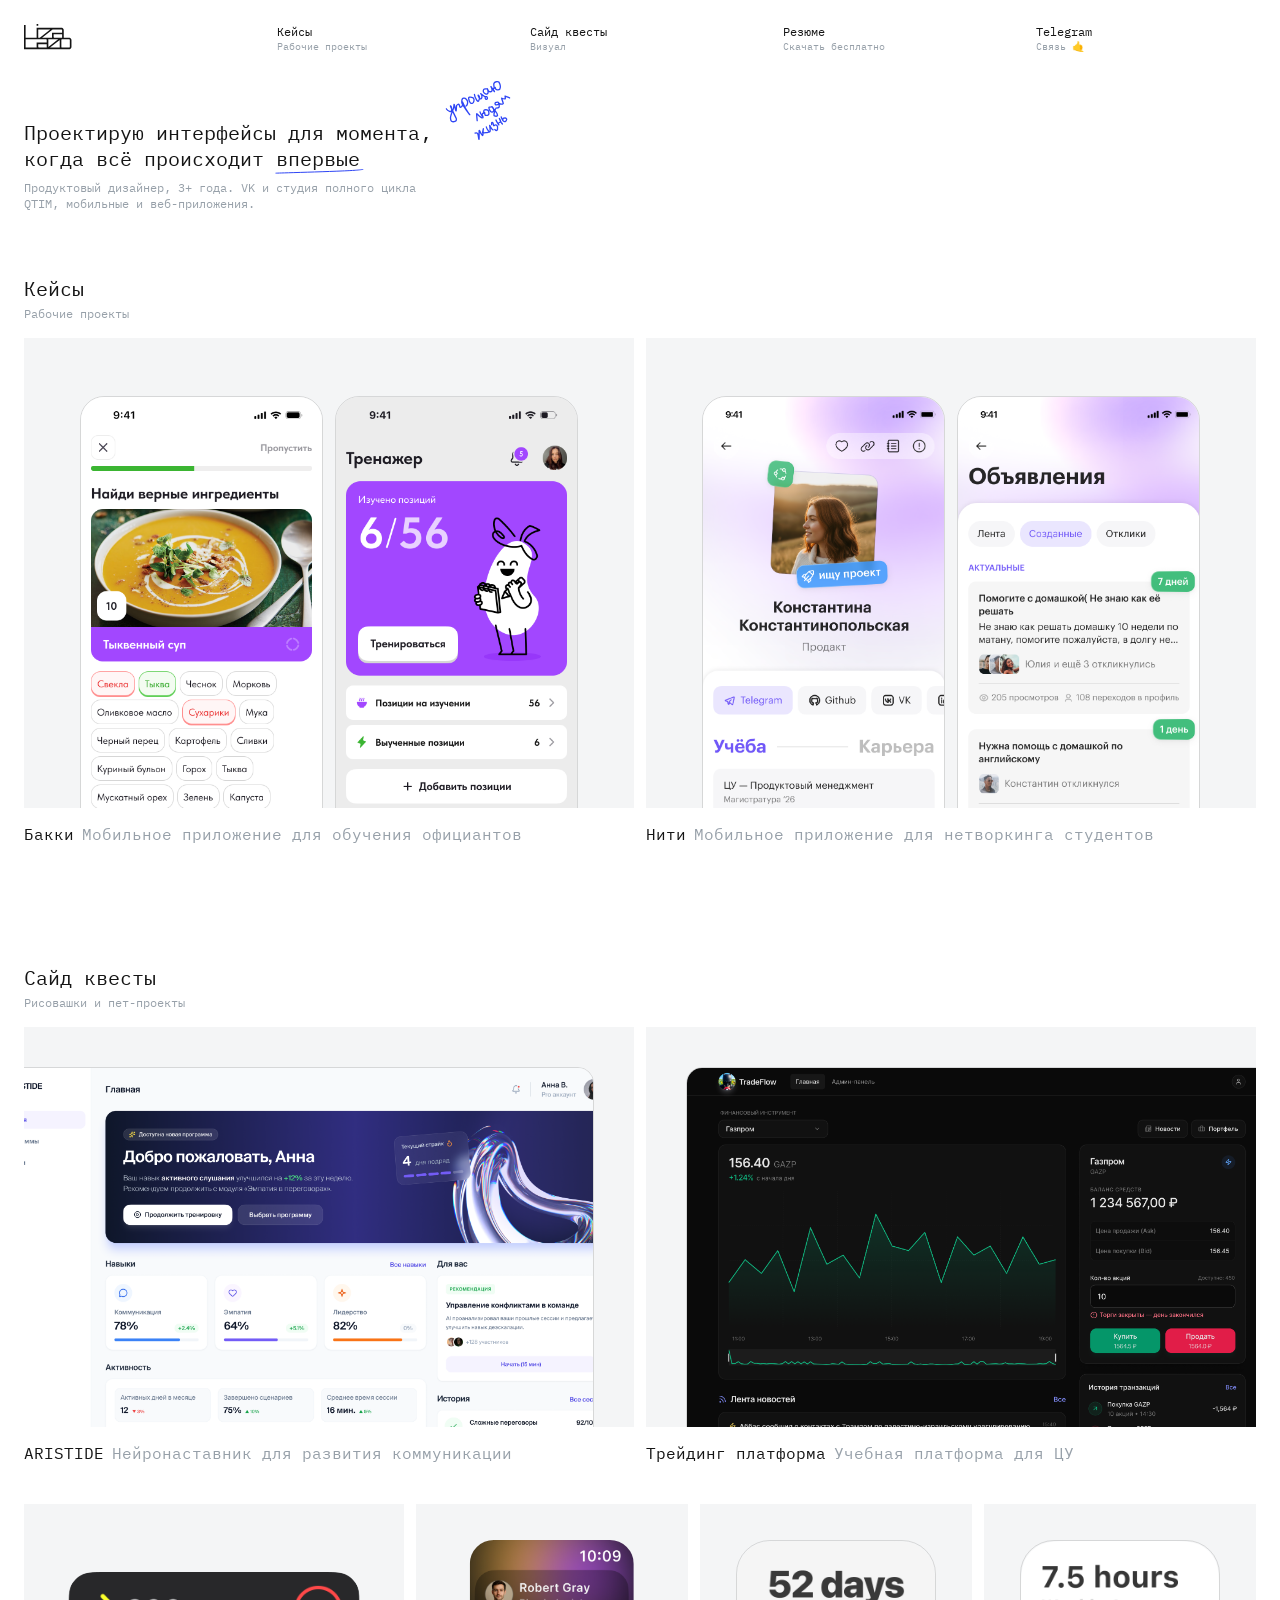
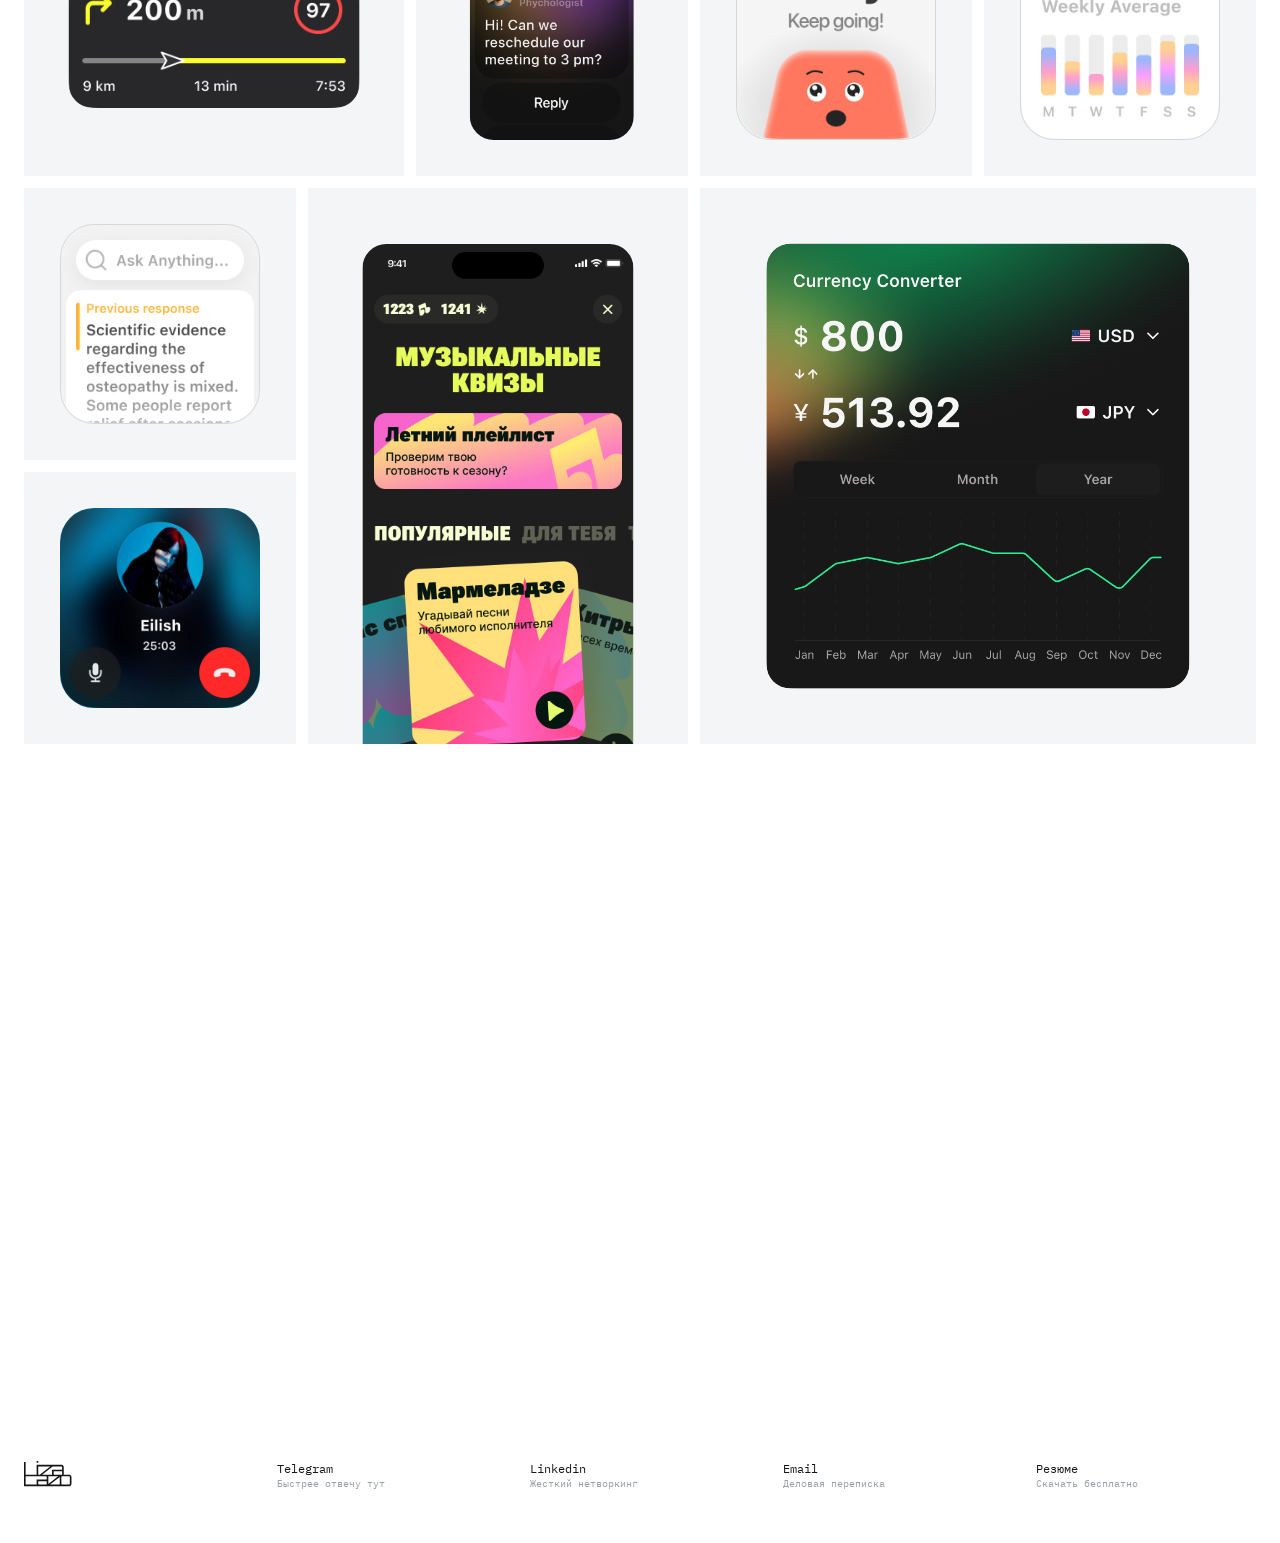
<file: index.html>
<!DOCTYPE html>
<html lang="ru">
  <head>
    <meta charset="UTF-8" />
    <meta name="viewport" content="width=device-width, initial-scale=1.0" />
    <!-- Прячем проявляемый контент (reveal) до первой отрисовки: иначе он
         успевает показаться, потом JS его прячет — и при переходах это мигает.
         reveal.js снимает класс, расставив своё состояние. Нет JS — класс не
         ставится, контент виден (грациозная деградация). -->
    <script>
      var de = document.documentElement;
      de.classList.add("reveal-init");
      // Страховка: если reveal.js не отработает — не оставляем контент скрытым.
      addEventListener("load", function () {
        de.classList.remove("reveal-init");
      });
    </script>
    <title>Лиза Лазовик — продуктовый дизайнер</title>
    <meta
      name="description"
      content="Продуктовый дизайнер, 3+ года. VK и студия полного цикла QTIM, мобильные и веб-приложения."
    />

    <link
      rel="preload"
      href="assets/fonts/ibmplexmono-regular.woff2"
      as="font"
      type="font/woff2"
      crossorigin
    />
    <link
      rel="preload"
      href="assets/fonts/ibmplexmono-semibold.woff2"
      as="font"
      type="font/woff2"
      crossorigin
    />

    <link rel="stylesheet" href="styles/tokens.css" />
    <link rel="stylesheet" href="styles/base.css" />
    <link rel="stylesheet" href="styles/page-transitions.css" />
    <link rel="stylesheet" href="styles/components.css" />
    <link rel="stylesheet" href="styles/sections.css" />
    <link rel="stylesheet" href="styles/notes.css" />
    <link rel="stylesheet" href="styles/reveal.css" />
  </head>
  <body>
    <!-- ============================ Header ============================ -->
    <header class="site-header">
      <div class="container">
        <div class="site-header__inner">
          <a class="site-header__logo" href="/" aria-label="На главную">
            <span class="site-logo" aria-hidden="true"></span>
          </a>

          <button
            class="burger"
            type="button"
            aria-label="Открыть меню"
            aria-expanded="false"
            aria-controls="site-nav"
          >
            <svg
              width="28"
              height="28"
              viewBox="0 0 28 28"
              fill="none"
              aria-hidden="true"
            >
              <path
                d="M4 9h20M4 14h20M4 19h20"
                stroke="currentColor"
                stroke-width="1.5"
                stroke-linecap="round"
              />
            </svg>
          </button>

          <nav class="site-nav" id="site-nav" aria-label="Основная навигация">
            <div class="site-nav__panel-head">
              <button
                class="site-nav__close"
                type="button"
                aria-label="Закрыть меню"
              >
                <svg
                  width="28"
                  height="28"
                  viewBox="0 0 28 28"
                  fill="none"
                  aria-hidden="true"
                >
                  <path
                    d="M7 7l14 14M21 7L7 21"
                    stroke="currentColor"
                    stroke-width="1.5"
                    stroke-linecap="round"
                  />
                </svg>
              </button>
            </div>

            <ul class="site-nav__list">
              <li>
                <a class="nav-item" href="#cases">
                  <svg
                    class="nav-item__mark note-draw"
                    data-draw="hover"
                    aria-hidden="true"
                    width="112"
                    height="40"
                    viewBox="0 0 112 40"
                    fill="none"
                    xmlns="http://www.w3.org/2000/svg"
                  >
                    <path d="M3.35359 10.538C3.8814 10.4017 7.78142 7.90398 17.6895 3.44745C21.0004 1.95826 25.5723 1.40253 30.8775 0.875879C36.1826 0.34923 42.2506 0.303296 51.6972 1.21068C61.1438 2.11806 73.7851 3.98015 81.7953 5.37225C89.8054 6.76435 92.8013 7.63003 95.1922 8.50478C103.3 11.4713 107.922 16.5358 109.686 18.8678C111.244 20.9267 111.317 24.1406 111.498 29.4133C111.554 31.0358 110.476 32.0411 109.558 33.0255C108.836 33.8002 106.869 34.7686 103.229 36.241C98.6641 38.0878 95.2077 38.5374 84.4261 38.8881C74.2757 39.2182 54.617 39.588 41.9589 39.4813C29.3009 39.3746 24.2369 38.7113 20.8342 38.1203C15.7998 37.2459 13.2631 36.071 10.6363 34.5613C3.09324 30.2261 1.97463 27.3194 0.98679 24.1674C-0.116751 20.6462 0.91724 15.829 1.52411 14.0404C1.92419 13.2639 2.70421 12.1805 3.74125 11.0127C4.22332 10.5304 4.61564 10.2719 5.26631 9.99953" stroke="#2F46F5" stroke-linecap="round" stroke-linejoin="round"/>
                  </svg>
                  <span class="nav-item__title">Кейсы</span>
                  <span class="nav-item__sub">Рабочие проекты</span>
                </a>
              </li>
              <li>
                <a class="nav-item" href="#side-quests">
                  <svg
                    class="nav-item__mark note-draw"
                    data-draw="hover"
                    aria-hidden="true"
                    width="100"
                    height="39"
                    viewBox="0 0 100 39"
                    fill="none"
                    xmlns="http://www.w3.org/2000/svg"
                  >
                    <path d="M33.0887 3.47334C33.0125 3.47334 32.9363 3.47334 28.9121 3.47644C24.8878 3.47955 16.9179 3.48575 12.475 3.56957C6.07127 3.69039 3.48779 5.68892 1.98181 6.84437C0.891775 7.68069 0.504447 9.57423 0.500002 18.3569C0.49749 23.3202 2.90033 28.088 4.87664 31.3231C6.35766 33.7475 9.27942 34.894 12.7031 36.2058C14.8296 37.0207 17.9541 37.5592 24.2357 38.0251C30.5174 38.4909 39.9146 38.7197 50.0705 38.2135C60.2264 37.7072 70.8562 36.4591 77.28 35.5462C85.6431 34.3577 88.321 33.1521 89.831 32.3299C92.8147 30.7054 95.1215 27.8604 97.5228 24.5595C99.9463 21.2282 99.6311 17.0337 99.207 13.9038C98.8152 11.0116 95.7758 9.33888 90.0959 6.9062C86.2809 5.27223 78.8607 3.37077 71.7837 2.02564C64.7066 0.680519 58.0618 0.295617 51.1856 0.596065C44.3095 0.896514 37.4033 1.89398 33.5507 2.40782C29.6981 2.92167 29.1085 2.92167 28.3173 2.95815" stroke="#2F46F5" stroke-linecap="round" stroke-linejoin="round"/>
                  </svg>
                  <span class="nav-item__title">Сайд квесты</span>
                  <span class="nav-item__sub">Визуал</span>
                </a>
              </li>
              <li>
                <a class="nav-item" href="https://disk.yandex.ru/i/ktdbIUtRWzCJng" target="_blank" rel="noopener">
                  <svg
                    class="nav-item__mark note-draw"
                    data-draw="hover"
                    aria-hidden="true"
                    width="134"
                    height="39"
                    viewBox="0 0 134 39"
                    fill="none"
                    xmlns="http://www.w3.org/2000/svg"
                  >
                    <path d="M58.3406 1.3491C52.6912 1.2841 38.6303 0.782779 29.76 0.548437C16.9928 0.211144 12.7504 1.66114 7.66135 4.09556C4.30801 5.69968 2.10566 9.30093 0.866415 12.8733C-1.21736 18.8802 6.04768 26.3136 11.3692 30.2112C13.3766 31.6816 15.3969 32.1382 17.6954 32.9055C20.7845 33.9368 27.6804 35.7515 42.0593 37.2525C51.2084 38.2076 64.258 37.8228 76.8798 37.2192C89.5017 36.6157 101.336 35.3621 107.98 34.5911C118.604 33.3584 128.226 26.5477 132.643 22.1371C133.719 21.0635 133.388 18.7634 133.309 16.7045C133.253 15.268 132.347 14.2336 131.462 13.279C128.993 10.6169 119.718 8.8653 110.487 5.39019C106.134 3.75103 102.186 3.11322 95.1012 2.67378C88.016 2.23434 77.8451 2.20405 72.0615 2.10867C65.1898 1.85374 63.2687 1.67605 60.9109 1.63744C59.3531 1.61212 57.0617 1.57519 54.7009 1.53713" stroke="#2F46F5" stroke-linecap="round" stroke-linejoin="round"/>
                  </svg>
                  <span class="nav-item__title">Резюме</span>
                  <span class="nav-item__sub">Скачать бесплатно</span>
                </a>
              </li>
              <li>
                <a class="nav-item" href="https://t.me/elizlazovik" target="_blank" rel="noopener">
                  <svg
                    class="nav-item__mark note-draw"
                    data-draw="hover"
                    aria-hidden="true"
                    width="93"
                    height="40"
                    viewBox="0 0 93 40"
                    fill="none"
                    xmlns="http://www.w3.org/2000/svg"
                  >
                    <path d="M2.86513 10.538C3.3026 10.4017 6.53505 7.90398 14.7472 3.44745C17.4913 1.95826 21.2807 1.40253 25.6777 0.875879C30.0748 0.34923 35.1041 0.303296 42.9337 1.21068C50.7633 2.11806 61.2408 3.98015 67.8799 5.37225C74.5189 6.76435 77.002 7.63003 78.9836 8.50478C85.704 11.4713 89.5342 16.5358 90.9966 18.8678C92.2877 20.9267 92.3483 24.1406 92.4983 29.4133C92.5444 31.0358 91.6513 32.0411 90.8905 33.0255C90.2917 33.8002 88.6616 34.7686 85.6449 36.241C81.8612 38.0878 78.9964 38.5374 70.0604 38.8881C61.6474 39.2182 45.3538 39.588 34.8624 39.4813C24.371 39.3746 20.1739 38.7113 17.3535 38.1203C13.1809 37.2459 11.0784 36.071 8.90122 34.5613C2.64935 30.2261 1.72222 27.3194 0.903465 24.1674C-0.0111808 20.6462 0.845821 15.829 1.34881 14.0404C1.68041 13.2639 2.32691 12.1805 3.18644 11.0127C3.58599 10.5304 3.91116 10.2719 4.45045 9.99953" stroke="#2F46F5" stroke-linecap="round" stroke-linejoin="round"/>
                  </svg>
                  <span class="nav-item__title">Telegram</span>
                  <span class="nav-item__sub">Связь 🤙</span>
                </a>
              </li>
            </ul>
          </nav>
        </div>
      </div>

      <div class="site-nav__scrim"></div>
    </header>

    <!-- ============================ Hero ============================ -->
    <main>
      <section class="container">
        <div class="hero" data-notes>
          <h1 class="hero__title h1">
            Проектирую интерфейсы для&nbsp;момента, когда всё происходит впервые
          </h1>
          <p class="hero__description">
            Продуктовый дизайнер, 3+ года. VK и&nbsp;студия полного цикла QTIM,
            мобильные и&nbsp;веб-приложения.
          </p>

          <svg
            class="hero__underline note-draw"
            data-draw="view"
            data-order="1"
            aria-hidden="true"
            width="89"
            height="5"
            viewBox="0 0 89 5"
            fill="none"
            xmlns="http://www.w3.org/2000/svg"
          >
            <path d="M0.375459 4.17065C0.363741 4.17065 0.352023 4.17065 13.3747 3.77408C26.3975 3.37751 52.455 2.58437 67.1045 1.96669C81.754 1.34902 84.206 0.930846 85.6448 0.715423C87.0837 0.5 87.4352 0.5 87.7974 0.5" stroke="#2F46F5" stroke-linecap="round" stroke-linejoin="round"/>
          </svg>

          <svg
            class="hero__note note-draw"
            data-draw="view"
            data-order="2"
            aria-hidden="true"
            width="50"
            height="43"
            viewBox="0 0 50 43"
            fill="none"
            xmlns="http://www.w3.org/2000/svg"
          >
              <path d="M0.500244 16.9343C0.650773 17.2873 1.814 18.6929 3.21069 19.3862C3.50743 19.5335 3.88161 19.3134 4.09018 19.0655C5.26916 17.6641 4.30566 15.4617 4.11026 15.2108C3.15148 13.9797 6.17619 21.8211 7.28636 25.1155C7.4324 25.5488 7.32891 26.0484 7.15824 26.4232C6.98757 26.798 6.64624 27.0555 6.06011 27.1917C5.47398 27.3278 4.65339 27.3347 4.10393 27.1381C3.55448 26.9415 3.30102 26.5412 3.14401 26.0892C2.4217 24.0101 3.87611 21.2465 5.10399 19.1943C6.36267 17.0906 6.60636 15.0282 6.68667 14.5602C6.95692 12.9854 7.26702 18.0843 7.49035 18.8308C7.59944 19.1954 7.73402 19.5207 7.84272 19.1263C8.25024 17.648 8.25392 16.0591 8.60772 15.346C8.78529 14.9881 9.16576 14.761 9.49926 14.6131C9.83277 14.4652 10.1607 14.4347 10.3685 14.623C10.8584 15.067 10.7438 15.9982 10.9235 16.5982C11.0083 16.8812 11.4235 16.9537 11.7287 16.9184C12.3422 16.8475 12.7598 16.2021 13.0485 15.5924C13.3229 15.0129 13.2457 14.0111 13.2314 13.358C13.1936 11.6238 13.8222 16.7022 16.8555 21.7295C17.5395 22.8631 17.7748 23.2992 17.7626 23.2812C16.8429 21.9288 14.3798 17.5959 13.0553 14.7646C12.307 13.1649 13.074 11.1459 13.5418 10.6877C13.779 10.4553 14.1451 10.3771 14.5132 10.3369C14.8814 10.2967 15.2736 10.3362 15.6558 10.579C16.5103 11.1219 16.9286 12.075 17.1682 12.8934C17.2475 13.9399 17.0078 14.9522 16.5425 15.7003C16.3151 16.0315 16.1056 16.2642 15.6616 16.4263" stroke="#2F46F5" stroke-linecap="round" stroke-linejoin="round"/>
              <path d="M18.198 11.1205C18.2081 11.584 18.4688 13.2625 19.1368 14.4503C19.2845 14.7129 19.5749 14.8276 19.8801 14.9043C20.1852 14.9811 20.5546 14.9739 20.857 14.8789C21.4246 14.7005 21.7754 14.0746 22.0334 13.2539C22.3646 12.2001 22.0386 11.2986 21.7081 10.881C20.7902 10.2353 19.7826 9.9521 19.0277 9.99916C18.6996 10.0664 18.4832 10.2217 18.198 10.5138" stroke="#2F46F5" stroke-linecap="round" stroke-linejoin="round"/>
              <path d="M22.9111 8.37708C22.8691 8.77486 23.0414 10.2556 24.1661 12.7881C24.413 13.344 24.6281 13.5574 24.8436 13.7057C25.059 13.8541 25.3042 13.9136 25.5701 13.5911C26.3108 12.6927 26.4454 11.5347 26.4882 10.9374C26.53 10.3537 26.1527 9.7002 25.8338 9.33295C25.1118 8.50144 26.3234 11.4378 26.6528 11.912C26.8094 12.1375 27.0834 12.2183 27.3341 12.1885C27.5848 12.1588 27.8394 11.9869 28.0241 11.7525C28.3964 11.28 28.4386 10.5787 28.4025 9.91161C28.3688 9.29078 27.9483 8.72042 27.7294 8.37734C27.3476 7.77897 29.258 9.88499 30.3846 10.7764C30.8103 11.1132 31.4344 10.922 31.9052 10.9689C32.1356 10.9919 32.2536 11.3408 32.33 11.6363C32.4063 11.9319 32.4132 12.2473 32.3193 12.4914C32.2255 12.7354 32.0309 12.8985 31.7936 12.9771C31.5562 13.0558 31.2821 13.045 31.0887 12.8906C30.8953 12.7361 30.7908 12.4383 30.7467 12.158C30.7026 11.8778 30.7222 11.6242 30.9899 10.8974" stroke="#2F46F5" stroke-linecap="round" stroke-linejoin="round"/>
              <path d="M32.7062 5.21673C32.3016 5.13177 31.2137 4.95667 30.6404 5.05933C30.1219 5.1522 29.967 5.8413 29.8462 6.36452C29.7138 6.93789 29.9513 7.4996 30.2779 7.95394C30.6176 8.42665 31.115 8.7577 31.6457 9.00715C31.9304 9.14098 32.3115 9.12054 32.5709 9.01507C33.5839 8.60326 33.3753 6.2054 33.0902 5.11933C32.9573 4.61336 33.3651 6.34587 33.7728 6.85662C34.3157 7.53675 35.2135 7.63633 35.7435 7.61189C36.0075 7.59972 36.229 7.37196 36.3591 7.05861C36.9458 5.6454 36.2076 4.46634 36.0434 4.05636C35.4563 2.5914 37.4655 6.94626 38.2184 7.88369C38.2917 7.97494 37.8765 7.02643 37.5173 6.19733C37.0923 5.21629 38.7682 4.86245 38.906 4.65236C39.106 4.34745 39.1252 5.62844 39.4306 6.14209C40.0172 7.1289 41.3088 6.78452 41.8631 6.68908C42.1398 6.64146 42.3611 6.41722 42.5477 6.16564C43.6742 4.64717 42.8517 1.87832 42.2501 0.951491C41.9493 0.488062 41.036 0.476886 40.1139 0.512525C39.364 0.541512 38.8479 1.08064 38.4723 1.55111C38.2428 2.02841 38.1682 2.95295 38.2756 4.13331C38.3787 4.63496 38.5805 4.939 38.8604 5.29762" stroke="#2F46F5" stroke-linecap="round" stroke-linejoin="round"/>
              <path d="M22.9033 28.3826C22.9033 28.3462 22.9033 26.3707 22.991 23.5421C23.0182 22.6662 23.2542 22.9423 23.4403 23.2674C24.2627 24.6281 25.1436 25.4684 25.8184 25.938C26.1153 26.1456 26.3198 26.2908 26.7129 26.6455" stroke="#2F46F5" stroke-linecap="round" stroke-linejoin="round"/>
              <path d="M25.7303 22.0322C25.7222 22.3122 26.6109 24.5316 27.2949 26.1201C27.4021 26.369 27.4767 26.6407 27.4958 26.5983C27.9462 25.6019 27.029 24.6403 27.1276 24.1718C27.4007 22.8746 28.7505 22.7988 28.8279 22.7294C29.4123 22.205 29.0034 24.4097 29.3705 24.8516C29.7252 25.2784 30.5532 25.1601 31.2564 25.0986C31.5734 25.0709 31.7903 24.914 31.9662 24.7187C32.333 24.3112 32.4043 23.3952 32.3236 22.3738C32.2655 21.6393 31.6044 21.3111 31.1211 21.0663C30.607 20.8059 29.995 20.7518 29.4286 20.8215C29.1585 20.8547 28.952 21.0305 28.8045 21.222C28.6571 21.4136 28.5822 21.6532 28.5448 22.0061C28.5074 22.359 28.5096 22.818 28.512 23.2909" stroke="#2F46F5" stroke-linecap="round" stroke-linejoin="round"/>
              <path d="M34.6034 19.0452C34.6138 19.0452 34.089 19.0452 33.2341 19.0915C32.9064 19.1093 32.8057 19.2305 32.7495 19.4706C32.4675 20.6745 33.3389 21.9432 33.8328 22.6705C34.0168 22.9414 34.3984 23.0064 34.7608 23.0499C35.1902 23.1015 35.5677 22.9449 35.8191 22.6927C36.0689 22.4421 36.1589 22.1119 36.2093 21.7783C36.3803 20.6452 35.6053 19.3814 35.2787 19.0765C34.8183 18.6467 35.8495 20.5031 37.7412 23.1751C38.5825 24.3635 38.6819 25.2604 38.6476 26.0405C38.6397 26.2215 38.4389 26.3261 38.2884 26.399C37.683 26.6923 36.8669 26.4361 36.3268 26.1291C35.8365 25.8503 35.9855 24.9859 36.1612 24.3205C36.2428 24.1431 36.3573 23.9373 36.5802 23.3978C36.8031 22.8582 37.1308 21.9913 37.5872 20.8649" stroke="#2F46F5" stroke-linecap="round" stroke-linejoin="round"/>
              <path d="M38.067 20.4251C38.643 20.4035 39.9861 20.3207 40.2378 20.1367C40.79 19.7331 40.6741 17.6431 40.4477 16.5159C40.326 15.9105 39.187 16.0658 38.4935 16.0672C38.1987 16.0677 37.976 16.294 37.8147 16.5148C37.644 16.7486 37.6833 17.0815 37.7233 17.3658C37.7439 17.5128 37.8431 17.6488 37.9586 17.7483C38.1906 17.948 38.8124 17.965 39.5588 17.9316C40.4046 17.8937 40.6276 17.1799 40.7447 17.0303C41.0841 17.4111 41.8046 17.6827 42.4092 17.808C42.6932 17.8528 42.9311 17.8597 43.2995 17.8203" stroke="#2F46F5" stroke-linecap="round" stroke-linejoin="round"/>
              <path d="M43.8954 17.5104C43.8954 17.2822 43.559 15.6518 43.1122 13.8304C42.9688 13.2458 43.1273 13.3223 43.2553 13.4191C43.7672 13.8057 44.9125 14.1449 45.7086 14.2007C45.9795 14.2197 45.8253 13.0456 45.8855 12.0408C46.0658 11.939 46.3303 12.2349 46.902 12.5921C47.3331 12.8391 48.0506 13.2195 49.129 13.8022" stroke="#2F46F5" stroke-linecap="round" stroke-linejoin="round"/>
              <path d="M20.2893 37.5851C20.5807 37.5229 21.3851 37.4513 21.853 37.6563C22.8501 38.0933 22.5062 40.4596 22.629 41.9105C22.8667 44.7172 23.406 36.6442 23.5936 35.9666C23.6459 35.7777 23.8493 36.015 23.9366 36.2627C24.3473 37.4274 24.8924 38.9606 25.5809 39.8479C26.348 40.8365 26.4004 36.0317 26.8359 35.1061C27.3523 34.0084 25.9142 37.3742 26.0441 38.1807C26.5016 38.2958 27.3746 38.2145 28.5306 38.0939C29.1254 38.0529 29.7368 38.0529 30.3667 38.0529" stroke="#2F46F5" stroke-linecap="round" stroke-linejoin="round"/>
              <path d="M29.2908 33.8281C29.2939 34.0716 29.5007 35.1015 30.6289 37.1549C30.8843 37.62 31.1031 37.8252 31.2896 37.8584C31.4761 37.8916 31.6543 37.7286 31.7802 37.4575C32.0638 36.8466 31.9686 34.8289 31.9317 32.8567C32.4257 34.5858 32.9836 35.4849 33.4913 36.0606C33.7244 36.3031 33.9076 36.4449 34.0964 36.5909" stroke="#2F46F5" stroke-linecap="round" stroke-linejoin="round"/>
              <path d="M33.4792 32.5223C33.4792 32.5061 33.4792 32.0357 33.5849 31.2696C33.6288 30.9508 33.9018 30.8337 34.0968 30.8547C34.2917 30.8756 34.4641 31.0536 34.5716 31.2618C34.7848 31.6745 34.7576 32.5412 34.8424 33.3764C34.869 33.6384 35.5124 33.2165 36.0188 33.0501C36.4815 32.8981 36.9842 33.1488 37.385 33.4906C38.081 34.0841 37.7788 35.4883 37.5077 36.5894C37.4443 36.8472 37.2321 37.0378 37.0364 37.1559C36.8407 37.274 36.6115 37.293 36.3746 37.246C36.1378 37.1989 35.9002 37.0851 35.4533 36.3677" stroke="#2F46F5" stroke-linecap="round" stroke-linejoin="round"/>
              <path d="M37.0833 29.3698C37.1541 29.7704 37.8881 31.5755 38.7382 33.0703C38.9796 33.4947 38.9102 33.1958 38.7891 32.9271C38.668 32.6584 38.5164 32.4174 38.5159 32.2123C38.515 31.814 39.3809 31.5753 40.2188 31.1396C40.4151 31.0375 40.4718 30.7757 40.4303 30.409C40.327 29.4963 39.9077 28.7397 39.788 28.4961C40.069 29.5002 40.5362 30.9498 40.919 31.7274C41.1252 32.1059 41.3558 32.452 41.6375 32.8509" stroke="#2F46F5" stroke-linecap="round" stroke-linejoin="round"/>
              <path d="M41.3115 27.3652C41.3401 27.7115 41.6413 29.025 42.3067 30.3299C42.5775 30.8609 43.091 31.105 43.5335 31.2633C43.7532 31.3419 43.9996 31.2844 44.224 31.1609C44.7061 30.8955 44.9791 30.3613 45.1614 29.9027C45.2508 29.678 45.2409 29.4382 45.1508 29.2222C45.0606 29.0061 44.8667 28.8131 44.657 28.6995C44.2594 28.4841 43.6586 28.5284 43.0509 28.6142C42.7858 28.6999 42.6088 28.8714 42.4848 29.073C42.3608 29.2747 42.2952 29.5014 42.2234 29.8266" stroke="#2F46F5" stroke-linecap="round" stroke-linejoin="round"/>
          </svg>

          <!-- Большое «сердце»-росчерк из макета: рисуется снизу вверх и так же
               стирается, цикл повторяется. Инлайн, как остальные пометки. -->
          <svg
            class="hero-heart"
            aria-hidden="true"
            viewBox="0 0 514 376"
            fill="none"
            xmlns="http://www.w3.org/2000/svg"
          >
            <path
              pathLength="1"
              d="M1.00004 375C0.99272 372.286 1.94798 363.708 8.07505 349.202C11.571 340.926 23.2891 328.938 38.5428 313.349C51.4014 300.207 71.3719 290.454 93.9191 280.381C104.551 275.631 114.369 273.215 137.215 270.152C160.062 267.09 195.852 263.863 218.578 261.181C241.303 258.499 249.879 256.46 260.98 252.83C285.739 244.735 307.852 234.084 323.336 225.287C343.144 214.035 347.468 204.005 353.544 195.023C366.224 176.277 357.65 152.408 352.403 145.683C344.679 135.782 329.212 117.784 302.629 126.66C292.2 130.142 290.657 144.952 294.298 156.871C297.171 166.278 285.882 144.188 279.016 138.263C269.9 130.396 258.567 127.794 246.786 131.301C233.414 135.282 225.852 141.781 223.934 151.955C219.82 173.777 222.818 184.373 233.414 195.366C242.482 204.774 261.673 213.183 291.697 228.095C309.077 236.727 321.087 238.536 336.852 240.006C362.359 242.385 381.237 239.978 387.301 238.938C393.324 237.906 402.766 233.883 415.932 227.37C429.844 220.488 444.81 206.74 461.592 189.413C469.999 180.733 475.982 170.633 481.529 160.889C487.076 151.145 491.444 141.641 495.004 130.124C498.565 118.607 501.186 105.365 503.401 78.9861C505.616 52.6072 507.346 13.4929 508.592 -7.44617C509.839 -28.3853 510.549 -29.964 513 -34"
              stroke="#2F46F5"
              stroke-width="2"
              stroke-linecap="round"
              stroke-linejoin="round"
            />
          </svg>
        </div>

      </section>

      <!-- ============================ Кейсы ============================ -->
      <section class="section container" id="cases">
        <header class="section-header" data-reveal>
          <h2 class="section-header__title">Кейсы</h2>
          <p class="section-header__subtitle">Рабочие проекты</p>
        </header>

        <div class="section__content cases-grid" data-reveal-group>
          <a class="case-card" href="case-bakki.html" data-reveal>
            <div class="case-card__pic">
              <div class="case-card__screens">
                <div class="case-card__screen">
                  <img
                    src="assets/images/task2.png"
                    alt="Экран приложения Бакки: подбор ингредиентов"
                    width="243"
                    height="526"
                    loading="lazy"
                  />
                </div>
                <div class="case-card__screen case-card__screen--secondary">
                  <img
                    src="assets/images/training.png"
                    alt="Экран приложения Бакки: тренажёр позиций"
                    width="243"
                    height="526"
                    loading="lazy"
                  />
                </div>
              </div>
            </div>

            <div class="case-card__text">
              <span class="case-card__title">Бакки<svg
  class="case-card__mark note-draw"
  data-draw="hover"
  aria-hidden="true"
  width="63"
  height="28"
  viewBox="0 0 63 28"
  fill="none"
  xmlns="http://www.w3.org/2000/svg"
>
  <path d="M26.5339 0.5C20.6593 0.526593 6.95131 0.904655 4.23894 1.87084C0.832029 3.08443 0.557857 10.3741 0.500303 14.4568C0.480773 15.8422 1.40817 16.7205 2.18981 17.4717C5.06296 20.2333 12.7735 22.5261 21.0575 24.4879C25.8095 25.6133 31.8717 26.0688 36.4364 26.4228C48.0474 27.3231 52.3681 25.7254 56.1554 24.0828C59.648 22.568 61.0689 19.7554 61.8743 16.7372C62.4889 14.4337 59.2237 10.9545 55.5782 7.22972C51.1943 2.75047 40.7883 1.12168 37.0192 0.725023C35.3277 0.690371 32.6201 0.706451 30.8084 0.778126C28.9968 0.849801 28.1631 0.976583 27.3042 1.10721" stroke="#2F46F5" stroke-linecap="round" stroke-linejoin="round"/>
</svg></span>
              <span class="case-card__description"><span class="case-card__underline">Мобильное приложение для&nbsp;обучения официантов</span></span>
            </div>
          </a>

          <a class="case-card" href="case-niti.html" data-reveal>
            <div class="case-card__pic">
              <div class="case-card__screens">
                <div class="case-card__screen">
                  <img
                    src="assets/images/profile.png"
                    alt="Экран приложения Нити: профиль студента"
                    width="243"
                    height="526"
                    loading="lazy"
                  />
                </div>
                <div class="case-card__screen case-card__screen--secondary">
                  <img
                    src="assets/images/anoun.png"
                    alt="Экран приложения Нити: объявления"
                    width="243"
                    height="526"
                    loading="lazy"
                  />
                </div>
              </div>
            </div>

            <div class="case-card__text">
              <span class="case-card__title">Нити<svg
  class="case-card__mark note-draw"
  data-draw="hover"
  aria-hidden="true"
  width="51"
  height="27"
  viewBox="0 0 51 27"
  fill="none"
  xmlns="http://www.w3.org/2000/svg"
>
  <path d="M29.3167 26.5C34.0968 26.4736 45.2507 26.0982 47.4577 25.1387C50.2298 23.9336 50.4529 16.6949 50.4998 12.6407C50.5156 11.265 49.761 10.3928 49.125 9.64679C46.7872 6.90453 40.5133 4.62771 33.7727 2.67957C29.9061 1.56206 24.9735 1.10974 21.2593 0.758252C11.8116 -0.13582 8.29594 1.45075 5.21422 3.0819C2.37238 4.58608 1.2162 7.37904 0.560915 10.3762C0.0608052 12.6636 2.71763 16.1185 5.6839 19.8173C9.25102 24.2652 17.7181 25.8827 20.785 26.2765C22.1614 26.311 24.3645 26.295 25.8386 26.2238C27.3127 26.1526 27.9911 26.0267 28.69 25.897" stroke="#2F46F5" stroke-linecap="round" stroke-linejoin="round"/>
</svg></span>
              <span class="case-card__description"><span class="case-card__underline">Мобильное приложение для&nbsp;нетворкинга студентов</span></span>
            </div>
          </a>
        </div>
      </section>

      <!-- ============================ Сайд квесты ============================ -->
      <section class="section section--spaced container" id="side-quests">
        <header class="section-header" data-reveal>
          <h2 class="section-header__title">Сайд квесты</h2>
          <p class="section-header__subtitle">Рисовашки и&nbsp;пет-проекты</p>
        </header>

        <!-- Крупные проекты -->
        <div class="section__content projects-grid" data-reveal-group>
          <article class="project-card" data-reveal>
            <div class="project-card__pic">
              <div class="project-card__screen">
                <img
                  src="assets/images/aristide.png"
                  alt="Интерфейс ARISTIDE"
                  loading="lazy"
                />
              </div>
            </div>
            <div class="project-card__text">
              <span class="project-card__title">ARISTIDE</span>
              <span class="project-card__description">Нейронаставник для&nbsp;развития коммуникации</span>
            </div>
          </article>

          <article class="project-card project-card--shift-right" data-reveal>
            <div class="project-card__pic">
              <div class="project-card__screen">
                <img
                  src="assets/images/trade.png"
                  alt="Интерфейс трейдинг-платформы"
                  loading="lazy"
                />
              </div>
            </div>
            <div class="project-card__text">
              <span class="project-card__title project-card__title--narrow">Трейдинг платформа</span>
              <span class="project-card__description">Учебная платформа для&nbsp;ЦУ</span>
            </div>
          </article>
        </div>

        <!-- Коллаж: на десктопе сетка, на мобиле лента со свайпом -->
        <!-- Стаггер здесь мельче: плиток много, иначе последняя ждёт слишком долго -->
        <div class="collage" data-reveal-group style="--reveal-stagger: 0.09s">
          <div class="collage__scroll">
            <div class="collage__strip">
              <div class="collage__tile collage__tile--navi" data-reveal>
                <img src="assets/images/navi.png" alt="Навигация" loading="lazy" />
              </div>
              <div class="collage__tile collage__tile--eilish" data-reveal>
                <img src="assets/images/eilish.png" alt="Обложка Eilish" loading="lazy" />
              </div>
              <div class="collage__tile collage__tile--respon" data-reveal>
                <img src="assets/images/respon.png" alt="Адаптивность" loading="lazy" />
              </div>
              <div class="collage__tile collage__tile--robert" data-reveal>
                <img src="assets/images/robert.png" alt="Постер Robert" loading="lazy" />
              </div>
              <div class="collage__tile collage__tile--52days" data-reveal>
                <img src="assets/images/52days.png" alt="52 days" loading="lazy" />
              </div>
              <div class="collage__tile collage__tile--75hour" data-reveal>
                <img src="assets/images/75hour.png" alt="75 hours" loading="lazy" />
              </div>
            </div>
          </div>

          <div class="collage__tile collage__tile--currenc" data-reveal>
            <img src="assets/images/currenc.png" alt="Обмен валют" loading="lazy" />
          </div>
          <div class="collage__tile collage__tile--music" data-reveal>
            <img src="assets/images/music.png" alt="Музыкальный плеер" loading="lazy" />
          </div>
        </div>
      </section>

      <!-- ============================ Обо мне ============================ -->
      <section class="section section--spaced container" id="about">
        <header class="section-header" data-reveal>
          <h2 class="section-header__title">Обо мне</h2>
          <p class="section-header__subtitle">Вне работы</p>
        </header>

        <div class="section__content about__text" data-reveal>
          <p class="about__paragraph">
            Учусь в&nbsp;магистратуре Школы дизайна Центрального университета. Вокал,
            pole dance, путешествия — мне нравится постоянно пробовать что-то
            новое и&nbsp;заново проходить путь <span class="about-word">воина<svg
              class="about__note note-draw"
              data-draw="view"
              aria-hidden="true"
              width="57"
              height="11"
              viewBox="0 0 57 11"
              fill="none"
              xmlns="http://www.w3.org/2000/svg"
            ><path d="M2.02682 2.34995C2.00037 2.34995 1.97393 2.34995 8.98384 1.9316C15.9937 1.51325 30.0408 0.676551 35.172 0.524011C40.3032 0.37147 36.0928 0.928444 28.2087 2.69251C20.3245 4.45657 8.89416 7.41085 3.60739 8.94349C-1.67938 10.4761 -0.476187 10.4976 9.1955 9.42118C18.8672 8.34475 36.9709 6.16974 56.4408 3.89376" stroke="#2F46F5" stroke-linecap="round" stroke-linejoin="round"/></svg></span> новичка.
          </p>
        </div>

        <div class="about__scroll" data-reveal-group style="--reveal-stagger: 0.09s">
          <div class="about__strip">
            <figure class="about-card" data-reveal>
              <img
                class="about-card__img"
                src="assets/images/foto1h.jpg"
                alt=""
                loading="lazy"
              />
            </figure>
            <figure class="about-card" data-reveal>
              <img
                class="about-card__img"
                src="assets/images/foto2h.jpg"
                alt=""
                loading="lazy"
              />
            </figure>
            <figure class="about-card" data-reveal>
              <img
                class="about-card__img"
                src="assets/images/foto3h.jpg"
                alt=""
                loading="lazy"
              />
            </figure>
            <figure class="about-card" data-reveal>
              <img
                class="about-card__img"
                src="assets/images/foto4h.jpg"
                alt=""
                loading="lazy"
              />
            </figure>
            <figure class="about-card" data-reveal>
              <img
                class="about-card__img"
                src="assets/images/foto5h.jpg"
                alt=""
                loading="lazy"
              />
            </figure>
            <figure class="about-card" data-reveal>
              <img
                class="about-card__img"
                src="assets/images/foto6h.jpg"
                alt=""
                loading="lazy"
              />
            </figure>
            <figure class="about-card" data-reveal>
              <img
                class="about-card__img"
                src="assets/images/foto7h.jpg"
                alt=""
                loading="lazy"
              />
            </figure>
          </div>
        </div>
      </section>
    </main>

    <!-- ============================ Футер ============================ -->
    <footer class="site-footer">
      <div class="container">
        <div class="site-footer__inner">
          <a class="site-footer__logo" href="/" aria-label="На главную">
            <span class="site-logo" aria-hidden="true"></span>
          </a>

          <ul class="site-footer__list">
            <li>
              <a class="nav-item nav-item--marked" href="https://t.me/elizlazovik" target="_blank" rel="noopener">
                <svg
                  class="nav-item__mark note-draw"
                  data-draw="hover"
                  aria-hidden="true"
                  width="123"
                  height="40"
                  viewBox="0 0 123 40"
                  fill="none"
                  xmlns="http://www.w3.org/2000/svg"
                >
                  <path d="M3.63637 10.538C4.21649 10.4017 8.50301 7.90398 19.393 3.44745C23.032 1.95826 28.057 1.40253 33.8879 0.875879C39.7187 0.34923 46.388 0.303296 56.7708 1.21068C67.1535 2.11806 81.0476 3.98015 89.8516 5.37225C98.6555 6.76435 101.948 7.63003 104.576 8.50478C113.488 11.4713 118.567 16.5358 120.506 18.8678C122.219 20.9267 122.299 24.1406 122.498 29.4133C122.559 31.0358 121.374 32.0411 120.366 33.0255C119.572 33.8002 117.41 34.7686 113.41 36.241C108.392 38.0878 104.593 38.5374 92.7431 38.8881C81.5868 39.2182 59.98 39.588 46.0675 39.4813C32.155 39.3746 26.5893 38.7113 22.8493 38.1203C17.316 37.2459 14.5279 36.071 11.6408 34.5613C3.35023 30.2261 2.12076 27.3194 1.03503 24.1674C-0.17787 20.6462 0.958589 15.829 1.6256 14.0404C2.06533 13.2639 2.92264 12.1805 4.06246 11.0127C4.59229 10.5304 5.0235 10.2719 5.73864 9.99953" stroke="#2F46F5" stroke-linecap="round" stroke-linejoin="round"/>
                </svg>
                <span class="nav-item__title">Telegram</span>
                <span class="nav-item__sub">Быстрее отвечу тут</span>
              </a>
            </li>
            <li>
              <a class="nav-item nav-item--mark-link" href="https://www.linkedin.com/in/liza-lazovik-b1993b263/" target="_blank" rel="noopener">
                <svg
                  class="nav-item__mark note-draw"
                  data-draw="hover"
                  aria-hidden="true"
                  width="133"
                  height="46"
                  viewBox="0 0 133 46"
                  fill="none"
                  xmlns="http://www.w3.org/2000/svg"
                >
                  <path d="M36.4094 0.622427C36.4094 0.575415 33.5174 0.574703 26.3319 1.21119C9.50754 2.70145 5.83463 7.17805 2.91684 10.452C0.00587988 13.7184 0.0615632 22.2616 1.31995 27.9721C2.21742 32.0449 6.90088 34.3262 10.0993 36.4723C14.1417 39.1847 21.3471 41.2813 34.873 43.4498C43.8373 44.8869 57.3445 44.869 68.522 44.5822C79.6996 44.2954 88.2095 43.1935 96.9063 41.4007C105.603 39.6078 114.229 37.1573 119.411 35.484C129.032 32.377 131.183 28.1654 132.174 25.9539C132.646 24.9009 132.487 23.5022 132.319 22.0744C131.995 19.3079 128.762 17.473 120.629 13.0113C117.788 11.4531 116.091 10.4517 114.001 9.56795C110.902 8.25732 104.858 6.97497 90.1635 4.97726C79.5445 3.53365 62.3287 2.7173 52.9166 2.00146C42.3726 1.07848 40.1728 0.760012 37.8208 0.600857C36.5024 0.546745 34.9305 0.546745 33.2441 0.5" stroke="#2F46F5" stroke-linecap="round" stroke-linejoin="round"/>
                </svg>
                <span class="nav-item__title">Linkedin</span>
                <span class="nav-item__sub">Жесткий нетворкинг</span>
              </a>
            </li>
            <li>
              <a class="nav-item" href="mailto:elizaveta.lazovik@yandex.ru">
                <svg
                  class="nav-item__mark note-draw"
                  data-draw="hover"
                  aria-hidden="true"
                  width="148"
                  height="41"
                  viewBox="0 0 148 41"
                  fill="none"
                  xmlns="http://www.w3.org/2000/svg"
                >
                  <path d="M6.7831 8.98504C6.87008 8.98504 8.94017 8.91849 19.9211 7.39862C28.9046 6.15521 44.7014 3.10721 58.6601 1.6553C72.6189 0.203393 84.2322 0.223669 94.4958 1.14132C104.759 2.05898 113.321 3.8734 119.201 5.39038C125.081 6.90736 128.02 8.07192 130.65 9.35082C135.614 11.7647 139.735 15.1591 143.124 18.5395C147.36 22.7646 147.426 25.7387 147.499 28.5093C147.549 30.4009 145.434 31.789 143.18 33.4846C141.002 35.1234 137.539 36.3978 130.69 38.0011C125.769 39.1528 117.732 39.9844 102.436 40.3559C87.1406 40.7274 64.7832 40.3562 49.9152 39.5234C35.0471 38.6906 28.3458 37.4075 23.6508 36.2799C16.3962 34.5376 12.7138 32.6229 10.3704 31.2769C5.86055 28.6866 3.18936 24.8035 1.03093 20.5179C0.560246 19.1171 0.426914 17.739 0.535586 16.2717C0.663313 15.6747 0.938401 15.3773 1.92957 15.0489" stroke="#2F46F5" stroke-linecap="round" stroke-linejoin="round"/>
                </svg>
                <span class="nav-item__title">Email</span>
                <span class="nav-item__sub">Деловая переписка</span>
              </a>
            </li>
            <li>
              <a class="nav-item nav-item--mark-resume" href="https://disk.yandex.ru/i/ktdbIUtRWzCJng" target="_blank" rel="noopener">
                <svg
                  class="nav-item__mark note-draw"
                  data-draw="hover"
                  aria-hidden="true"
                  width="134"
                  height="39"
                  viewBox="0 0 134 39"
                  fill="none"
                  xmlns="http://www.w3.org/2000/svg"
                >
                  <path d="M58.3406 1.3491C52.6912 1.2841 38.6303 0.782779 29.76 0.548437C16.9928 0.211144 12.7504 1.66114 7.66135 4.09556C4.30801 5.69968 2.10566 9.30093 0.866415 12.8733C-1.21736 18.8802 6.04768 26.3136 11.3692 30.2112C13.3766 31.6816 15.3969 32.1382 17.6954 32.9055C20.7845 33.9368 27.6804 35.7515 42.0593 37.2525C51.2084 38.2076 64.258 37.8228 76.8798 37.2192C89.5017 36.6157 101.336 35.3621 107.98 34.5911C118.604 33.3584 128.226 26.5477 132.643 22.1371C133.719 21.0635 133.388 18.7634 133.309 16.7045C133.253 15.268 132.347 14.2336 131.462 13.279C128.993 10.6169 119.718 8.8653 110.487 5.39019C106.134 3.75103 102.186 3.11322 95.1012 2.67378C88.016 2.23434 77.8451 2.20405 72.0615 2.10867C65.1898 1.85374 63.2687 1.67605 60.9109 1.63744C59.3531 1.61212 57.0617 1.57519 54.7009 1.53713" stroke="#2F46F5" stroke-linecap="round" stroke-linejoin="round"/>
                </svg>
                <span class="nav-item__title">Резюме</span>
                <span class="nav-item__sub">Скачать бесплатно</span>
              </a>
            </li>
          </ul>
        </div>
      </div>
    </footer>

    <script src="scripts/main.js"></script>
    <!-- reveal.js раньше notes.js: он расставляет data-reveal-pending,
         по которым пометки понимают, что надо дождаться контента -->
    <script src="scripts/reveal.js"></script>
    <script src="scripts/notes.js"></script>
  </body>
</html>
</file>
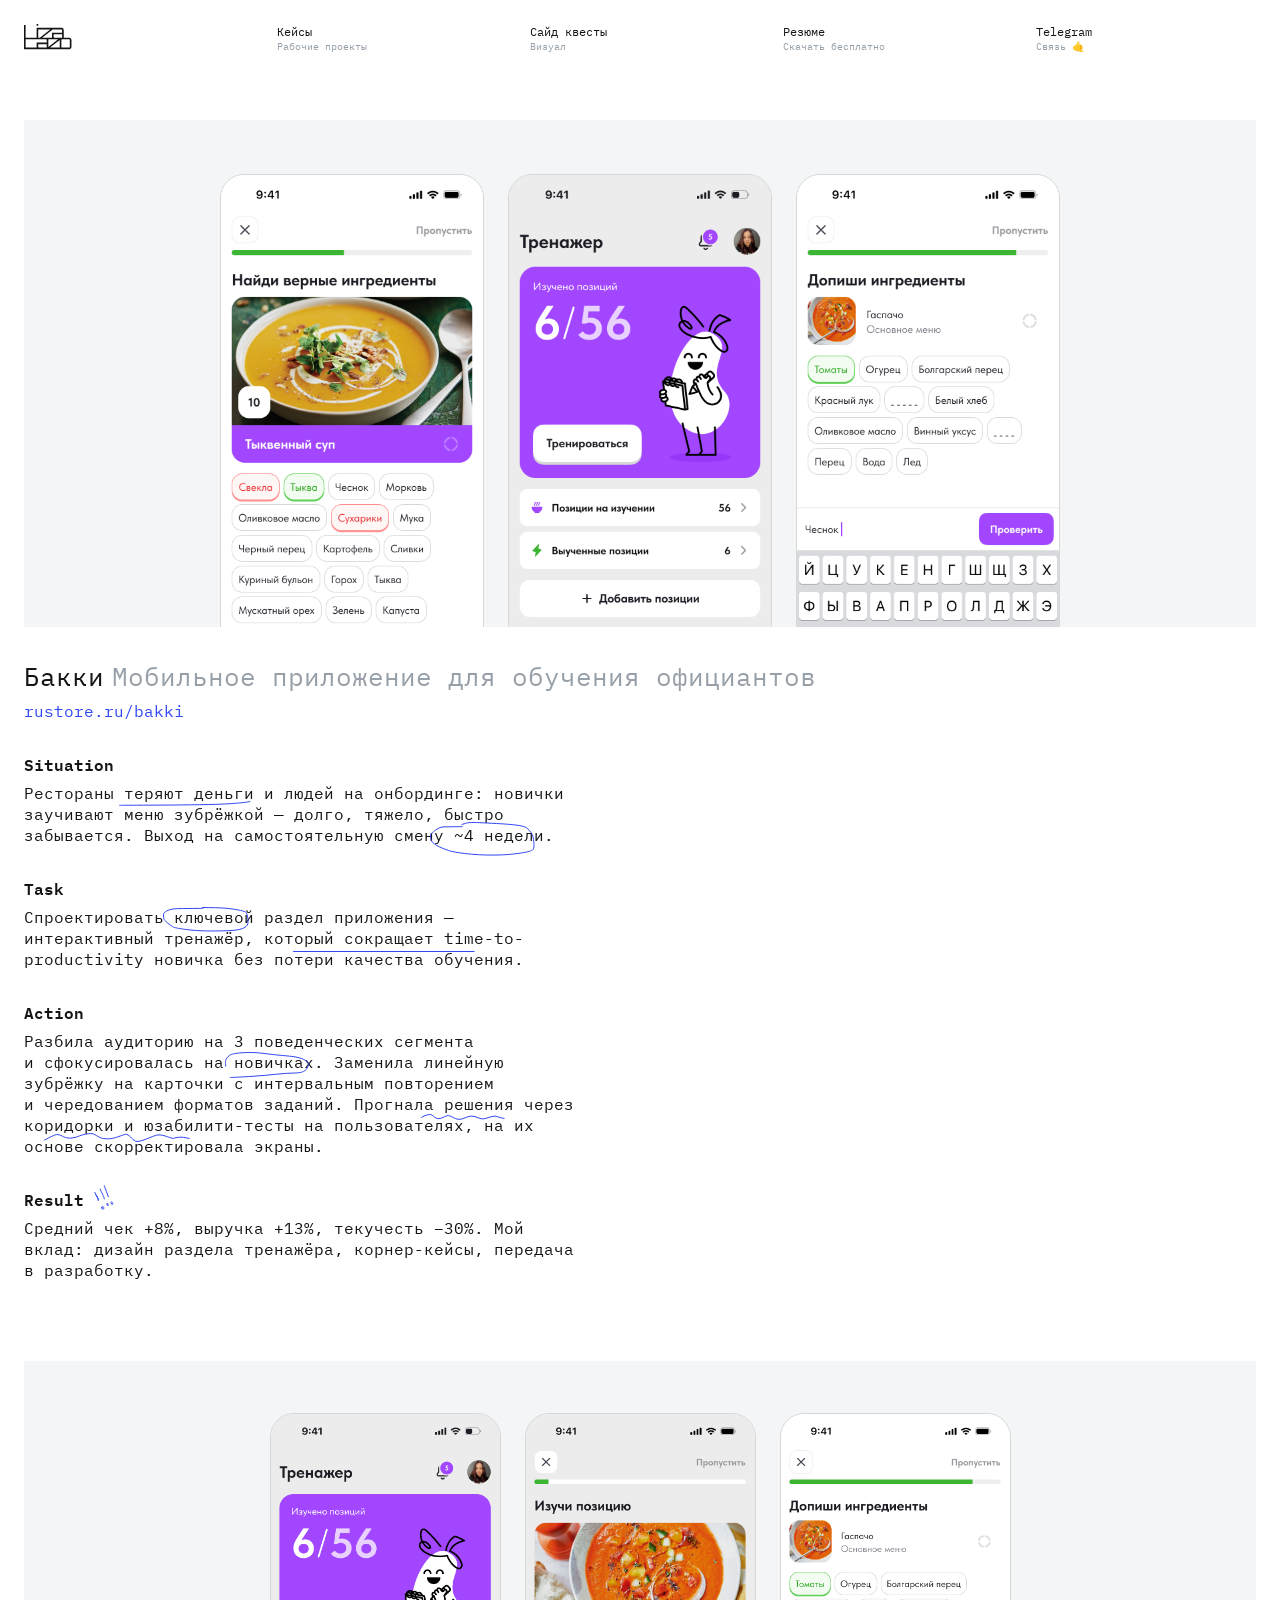
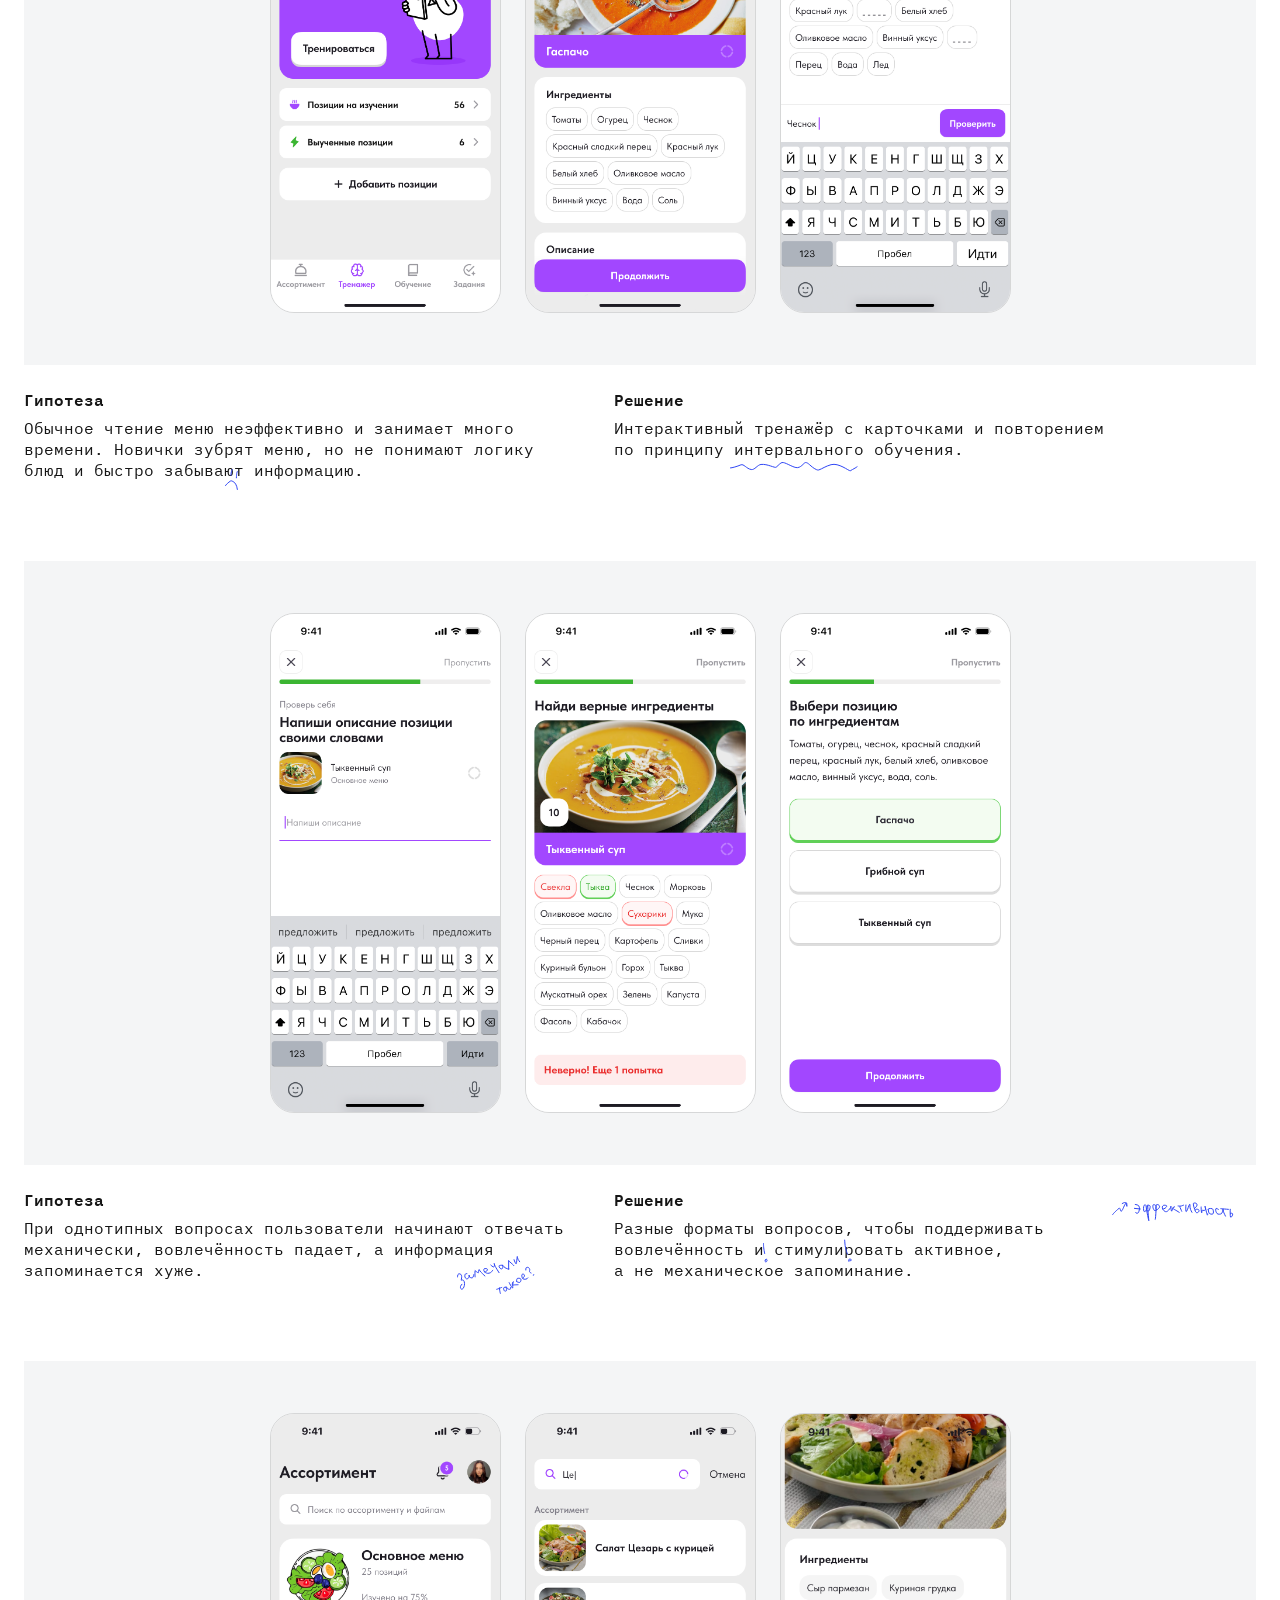
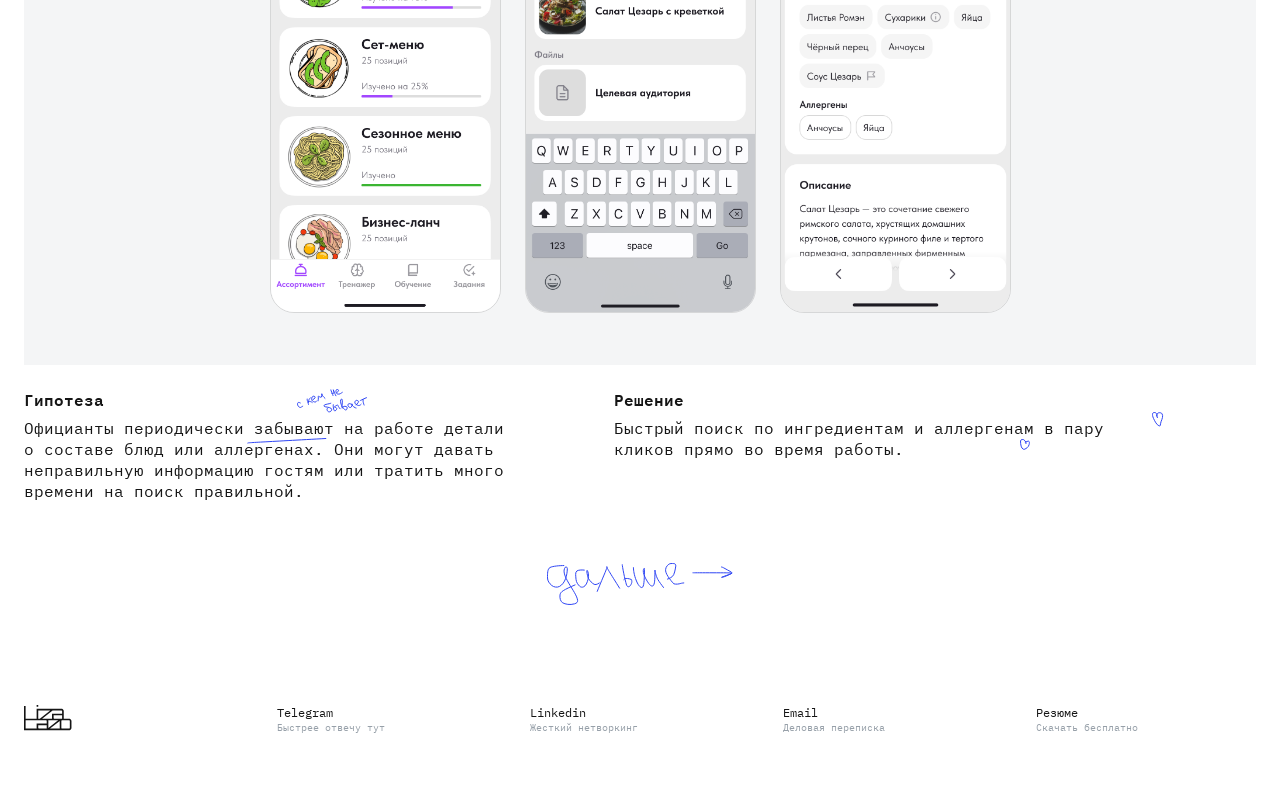
<file: case-bakki.html>
<!DOCTYPE html>
<html lang="ru">
  <head>
    <meta charset="UTF-8" />
    <meta name="viewport" content="width=device-width, initial-scale=1.0" />
    <!-- Прячем проявляемый контент (reveal) до первой отрисовки: иначе он
         успевает показаться, потом JS его прячет — и при переходах это мигает.
         reveal.js снимает класс, расставив своё состояние. Нет JS — класс не
         ставится, контент виден (грациозная деградация). -->
    <script>
      var de = document.documentElement;
      de.classList.add("reveal-init");
      // Страховка: если reveal.js не отработает — не оставляем контент скрытым.
      addEventListener("load", function () {
        de.classList.remove("reveal-init");
      });
    </script>
    <title>Бакки — кейс · Лиза Лазовик</title>
    <meta
      name="description"
      content="Мобильное приложение для обучения официантов. Интерактивный тренажёр, который сокращает время выхода новичка на смену."
    />

    <link
      rel="preload"
      href="assets/fonts/ibmplexmono-regular.woff2"
      as="font"
      type="font/woff2"
      crossorigin
    />
    <link
      rel="preload"
      href="assets/fonts/ibmplexmono-semibold.woff2"
      as="font"
      type="font/woff2"
      crossorigin
    />

    <link rel="stylesheet" href="styles/tokens.css" />
    <link rel="stylesheet" href="styles/base.css" />
    <link rel="stylesheet" href="styles/page-transitions.css" />
    <link rel="stylesheet" href="styles/components.css" />
    <link rel="stylesheet" href="styles/sections.css" />
    <link rel="stylesheet" href="styles/case.css" />
    <link rel="stylesheet" href="styles/notes.css" />
    <link rel="stylesheet" href="styles/reveal.css" />
  </head>
  <body>
    <!-- ============================ Header ============================ -->
    <header class="site-header">
      <div class="container">
        <div class="site-header__inner">
          <a class="site-header__logo" href="index.html" aria-label="На главную">
            <span class="site-logo" aria-hidden="true"></span>
          </a>

          <button
            class="burger"
            type="button"
            aria-label="Открыть меню"
            aria-expanded="false"
            aria-controls="site-nav"
          >
            <svg
              width="28"
              height="28"
              viewBox="0 0 28 28"
              fill="none"
              aria-hidden="true"
            >
              <path
                d="M4 9h20M4 14h20M4 19h20"
                stroke="currentColor"
                stroke-width="1.5"
                stroke-linecap="round"
              />
            </svg>
          </button>

          <nav class="site-nav" id="site-nav" aria-label="Основная навигация">
            <div class="site-nav__panel-head">
              <button
                class="site-nav__close"
                type="button"
                aria-label="Закрыть меню"
              >
                <svg
                  width="28"
                  height="28"
                  viewBox="0 0 28 28"
                  fill="none"
                  aria-hidden="true"
                >
                  <path
                    d="M7 7l14 14M21 7L7 21"
                    stroke="currentColor"
                    stroke-width="1.5"
                    stroke-linecap="round"
                  />
                </svg>
              </button>
            </div>

            <ul class="site-nav__list">
              <li>
                <a class="nav-item" href="index.html#cases">
                  <svg
                    class="nav-item__mark note-draw"
                    data-draw="hover"
                    aria-hidden="true"
                    width="112"
                    height="40"
                    viewBox="0 0 112 40"
                    fill="none"
                    xmlns="http://www.w3.org/2000/svg"
                  >
                    <path d="M3.35359 10.538C3.8814 10.4017 7.78142 7.90398 17.6895 3.44745C21.0004 1.95826 25.5723 1.40253 30.8775 0.875879C36.1826 0.34923 42.2506 0.303296 51.6972 1.21068C61.1438 2.11806 73.7851 3.98015 81.7953 5.37225C89.8054 6.76435 92.8013 7.63003 95.1922 8.50478C103.3 11.4713 107.922 16.5358 109.686 18.8678C111.244 20.9267 111.317 24.1406 111.498 29.4133C111.554 31.0358 110.476 32.0411 109.558 33.0255C108.836 33.8002 106.869 34.7686 103.229 36.241C98.6641 38.0878 95.2077 38.5374 84.4261 38.8881C74.2757 39.2182 54.617 39.588 41.9589 39.4813C29.3009 39.3746 24.2369 38.7113 20.8342 38.1203C15.7998 37.2459 13.2631 36.071 10.6363 34.5613C3.09324 30.2261 1.97463 27.3194 0.98679 24.1674C-0.116751 20.6462 0.91724 15.829 1.52411 14.0404C1.92419 13.2639 2.70421 12.1805 3.74125 11.0127C4.22332 10.5304 4.61564 10.2719 5.26631 9.99953" stroke="#2F46F5" stroke-linecap="round" stroke-linejoin="round"/>
                  </svg>
                  <span class="nav-item__title">Кейсы</span>
                  <span class="nav-item__sub">Рабочие проекты</span>
                </a>
              </li>
              <li>
                <a class="nav-item" href="index.html#side-quests">
                  <svg
                    class="nav-item__mark note-draw"
                    data-draw="hover"
                    aria-hidden="true"
                    width="100"
                    height="39"
                    viewBox="0 0 100 39"
                    fill="none"
                    xmlns="http://www.w3.org/2000/svg"
                  >
                    <path d="M33.0887 3.47334C33.0125 3.47334 32.9363 3.47334 28.9121 3.47644C24.8878 3.47955 16.9179 3.48575 12.475 3.56957C6.07127 3.69039 3.48779 5.68892 1.98181 6.84437C0.891775 7.68069 0.504447 9.57423 0.500002 18.3569C0.49749 23.3202 2.90033 28.088 4.87664 31.3231C6.35766 33.7475 9.27942 34.894 12.7031 36.2058C14.8296 37.0207 17.9541 37.5592 24.2357 38.0251C30.5174 38.4909 39.9146 38.7197 50.0705 38.2135C60.2264 37.7072 70.8562 36.4591 77.28 35.5462C85.6431 34.3577 88.321 33.1521 89.831 32.3299C92.8147 30.7054 95.1215 27.8604 97.5228 24.5595C99.9463 21.2282 99.6311 17.0337 99.207 13.9038C98.8152 11.0116 95.7758 9.33888 90.0959 6.9062C86.2809 5.27223 78.8607 3.37077 71.7837 2.02564C64.7066 0.680519 58.0618 0.295617 51.1856 0.596065C44.3095 0.896514 37.4033 1.89398 33.5507 2.40782C29.6981 2.92167 29.1085 2.92167 28.3173 2.95815" stroke="#2F46F5" stroke-linecap="round" stroke-linejoin="round"/>
                  </svg>
                  <span class="nav-item__title">Сайд квесты</span>
                  <span class="nav-item__sub">Визуал</span>
                </a>
              </li>
              <li>
                <a class="nav-item" href="https://disk.yandex.ru/i/ktdbIUtRWzCJng" target="_blank" rel="noopener">
                  <svg
                    class="nav-item__mark note-draw"
                    data-draw="hover"
                    aria-hidden="true"
                    width="134"
                    height="39"
                    viewBox="0 0 134 39"
                    fill="none"
                    xmlns="http://www.w3.org/2000/svg"
                  >
                    <path d="M58.3406 1.3491C52.6912 1.2841 38.6303 0.782779 29.76 0.548437C16.9928 0.211144 12.7504 1.66114 7.66135 4.09556C4.30801 5.69968 2.10566 9.30093 0.866415 12.8733C-1.21736 18.8802 6.04768 26.3136 11.3692 30.2112C13.3766 31.6816 15.3969 32.1382 17.6954 32.9055C20.7845 33.9368 27.6804 35.7515 42.0593 37.2525C51.2084 38.2076 64.258 37.8228 76.8798 37.2192C89.5017 36.6157 101.336 35.3621 107.98 34.5911C118.604 33.3584 128.226 26.5477 132.643 22.1371C133.719 21.0635 133.388 18.7634 133.309 16.7045C133.253 15.268 132.347 14.2336 131.462 13.279C128.993 10.6169 119.718 8.8653 110.487 5.39019C106.134 3.75103 102.186 3.11322 95.1012 2.67378C88.016 2.23434 77.8451 2.20405 72.0615 2.10867C65.1898 1.85374 63.2687 1.67605 60.9109 1.63744C59.3531 1.61212 57.0617 1.57519 54.7009 1.53713" stroke="#2F46F5" stroke-linecap="round" stroke-linejoin="round"/>
                  </svg>
                  <span class="nav-item__title">Резюме</span>
                  <span class="nav-item__sub">Скачать бесплатно</span>
                </a>
              </li>
              <li>
                <a class="nav-item" href="https://t.me/elizlazovik" target="_blank" rel="noopener">
                  <svg
                    class="nav-item__mark note-draw"
                    data-draw="hover"
                    aria-hidden="true"
                    width="93"
                    height="40"
                    viewBox="0 0 93 40"
                    fill="none"
                    xmlns="http://www.w3.org/2000/svg"
                  >
                    <path d="M2.86513 10.538C3.3026 10.4017 6.53505 7.90398 14.7472 3.44745C17.4913 1.95826 21.2807 1.40253 25.6777 0.875879C30.0748 0.34923 35.1041 0.303296 42.9337 1.21068C50.7633 2.11806 61.2408 3.98015 67.8799 5.37225C74.5189 6.76435 77.002 7.63003 78.9836 8.50478C85.704 11.4713 89.5342 16.5358 90.9966 18.8678C92.2877 20.9267 92.3483 24.1406 92.4983 29.4133C92.5444 31.0358 91.6513 32.0411 90.8905 33.0255C90.2917 33.8002 88.6616 34.7686 85.6449 36.241C81.8612 38.0878 78.9964 38.5374 70.0604 38.8881C61.6474 39.2182 45.3538 39.588 34.8624 39.4813C24.371 39.3746 20.1739 38.7113 17.3535 38.1203C13.1809 37.2459 11.0784 36.071 8.90122 34.5613C2.64935 30.2261 1.72222 27.3194 0.903465 24.1674C-0.0111808 20.6462 0.845821 15.829 1.34881 14.0404C1.68041 13.2639 2.32691 12.1805 3.18644 11.0127C3.58599 10.5304 3.91116 10.2719 4.45045 9.99953" stroke="#2F46F5" stroke-linecap="round" stroke-linejoin="round"/>
                  </svg>
                  <span class="nav-item__title">Telegram</span>
                  <span class="nav-item__sub">Связь 🤙</span>
                </a>
              </li>
            </ul>
          </nav>
        </div>
      </div>

      <div class="site-nav__scrim"></div>
    </header>

    <main>
      <!-- ============================ Шапка кейса ============================ -->
      <section class="container case-hero" data-reveal-group>
        <article class="case-card case-card--hero" data-reveal>
          <div class="case-card__pic">
            <div class="case-card__screens">
              <div class="case-card__screen">
                <img
                  src="assets/images/task2.png"
                  alt="Бакки: подбор ингредиентов"
                  width="264"
                  height="572"
                />
              </div>
              <div class="case-card__screen case-card__screen--secondary">
                <img
                  src="assets/images/training.png"
                  alt="Бакки: тренажёр позиций"
                  width="264"
                  height="572"
                />
              </div>
              <div class="case-card__screen case-card__screen--tertiary">
                <img
                  src="assets/images/training3.png"
                  alt="Бакки: результат тренировки"
                  width="264"
                  height="572"
                />
              </div>
            </div>
          </div>

          <div class="case-card__text">
            <span class="case-card__title">Бакки</span>
            <span class="case-card__description">Мобильное приложение для&nbsp;обучения официантов</span>
          </div>
        </article>

        <a
          class="case-link"
          data-reveal
          href="https://www.rustore.ru/catalog/app/com.bakki.app"
          target="_blank"
          rel="noopener"
          >rustore.ru/bakki</a
        >
      </section>

      <div class="container case-content">
        <!-- ============================ STAR ============================ -->
        <section class="case-star" data-reveal-group>
          <div class="case-text" data-reveal>
            <h2 class="case-text__title">Situation</h2>
            <p class="case-text__body">Рестораны теряют деньги и&nbsp;людей на&nbsp;онбординге: новички заучивают меню зубрёжкой — долго, тяжело, быстро забывается. Выход на&nbsp;самостоятельную смену ~4 недели.</p>
          </div>
          <div class="case-text" data-reveal>
            <h2 class="case-text__title">Task</h2>
            <p class="case-text__body">Спроектировать ключевой раздел приложения — интерактивный тренажёр, который сокращает time-to-productivity новичка без&nbsp;потери качества обучения.</p>
          </div>
          <div class="case-text" data-reveal>
            <h2 class="case-text__title">Action</h2>
            <p class="case-text__body">Разбила аудиторию на&nbsp;3 поведенческих сегмента и&nbsp;сфокусировалась на&nbsp;новичках. Заменила линейную зубрёжку на&nbsp;карточки с&nbsp;интервальным повторением и&nbsp;чередованием форматов заданий. Прогнала решения через коридорки и&nbsp;юзабилити-тесты на&nbsp;пользователях, на&nbsp;их основе скорректировала экраны.</p>
          </div>
          <div class="case-text" data-reveal>
            <h2 class="case-text__title">Result</h2>
            <p class="case-text__body">Средний чек +8%, выручка +13%, текучесть −30%. Мой вклад: дизайн раздела тренажёра, корнер-кейсы, передача в&nbsp;разработку.</p>
          </div>

          <svg
            class="case-note case-note--money note-draw"
            data-draw="view"
            aria-hidden="true"
            width="132"
            height="5"
            viewBox="0 0 132 5"
            fill="none"
            xmlns="http://www.w3.org/2000/svg"
          >
            <path d="M0.5 4.2662C0.603868 4.2662 0.707735 4.2662 17.5591 4.20835C34.4104 4.15049 68.0061 4.03478 89.2308 3.53783C110.456 3.04089 118.291 2.16621 122.776 1.69877C127.261 1.23132 128.157 1.19761 130.826 0.500244" stroke="#2F46F5" stroke-linecap="round" stroke-linejoin="round"/>
          </svg>
          <svg
            class="case-note case-note--4weeks note-draw"
            data-draw="view"
            aria-hidden="true"
            width="105"
            height="34"
            viewBox="0 0 105 34"
            fill="none"
            xmlns="http://www.w3.org/2000/svg"
          >
            <path d="M32.0685 4.62581C32.0276 4.62581 24.9865 4.69032 14.0449 4.88383C8.26197 4.98611 3.69049 9.32853 1.01523 12.2361C0.225498 13.0944 0.534942 14.9448 0.70345 16.6982C1.19799 21.8439 10.9964 25.9449 18.6316 28.5096C23.1216 30.0179 31.3795 31.2736 41.5804 32.2187C51.7812 33.1638 63.8006 33.3178 73.6657 32.7972C83.5308 32.2765 90.8774 31.0766 95.0859 30.3146C100.167 29.3945 101.554 28.6447 102.54 27.9546C104.495 26.5863 104.371 21.5317 103.018 14.8654C102.318 11.4177 99.8192 8.95934 97.8298 6.8972C95.9074 4.90458 93.3768 3.89944 83.4584 2.77196C74.7427 1.78118 58.4362 1.11921 49.6957 0.662738C40.2456 0.276702 38.3106 0.621778 35.9181 1.2328C34.7295 1.57131 33.5927 1.96757 31.9408 2.46959" stroke="#2F46F5" stroke-linecap="round" stroke-linejoin="round"/>
          </svg>
            <svg
              class="case-note case-note--key note-draw"
              data-draw="view"
              aria-hidden="true"
              width="86"
              height="25"
              viewBox="0 0 86 25"
              fill="none"
              xmlns="http://www.w3.org/2000/svg"
            >
              <path d="M40.3341 1.31206C40.3341 1.32764 40.3341 1.34322 35.3207 1.38604C30.3073 1.42886 20.2804 1.49845 14.6798 1.63376C5.93823 1.84494 2.51582 4.38144 1.06114 5.98621C0.259856 6.87016 0.529921 8.70012 0.602046 10.4307C0.721607 13.2995 4.37632 16.0813 9.62005 19.6434C10.7507 20.4115 11.5154 20.6022 15.5907 21.3333C19.6661 22.0643 27.0849 23.2406 36.9525 23.7126C46.8202 24.1846 58.9119 23.9166 66.0418 23.6284C77.536 23.1639 80.7197 21.2744 83.1517 19.4144C86.8768 16.5655 84.2612 7.91896 83.3541 5.4787C81.694 4.09651 75.6731 2.74576 63.8491 1.27016C56.9916 0.730917 48.3934 0.617182 39.5347 0.5" stroke="#2F46F5" stroke-linecap="round" stroke-linejoin="round"/>
            </svg>
          <svg
            class="case-note case-note--timeto note-draw"
            data-draw="view"
            aria-hidden="true"
            width="182"
            height="1"
            viewBox="0 0 182 1"
            fill="none"
            xmlns="http://www.w3.org/2000/svg"
          >
            <path d="M0.5 0.5H181.078" stroke="#2F46F5" stroke-linecap="round" stroke-linejoin="round"/>
          </svg>
          <svg
            class="case-note case-note--newb note-draw"
            data-draw="view"
            aria-hidden="true"
            width="84"
            height="26"
            viewBox="0 0 84 26"
            fill="none"
            xmlns="http://www.w3.org/2000/svg"
          >
            <path d="M5.18302 25.5C5.25751 25.5 13.3952 25.2241 29.0357 24.2276C43.3859 23.3134 58.0593 21.1289 70.4151 20.9544C76.0462 20.8748 78.0677 19.8011 79.93 18.5913C81.9735 17.2637 83.0757 14.7598 83.465 12.4303C83.6587 11.2714 83.0593 10.0742 81.3835 8.98592C72.9557 3.51285 64.53 4.78253 40.165 1.5849C21.0314 -0.926165 8.63795 1.5777 5.95133 2.5454C3.62176 3.74181 1.9622 5.44069 0.974979 7.5463C0.550318 8.62496 0.2806 9.72421 0.738304 14.1208" stroke="#2F46F5" stroke-linecap="round" stroke-linejoin="round"/>
          </svg>
          <svg
            class="case-note case-note--corrid note-draw"
            data-draw="view"
            aria-hidden="true"
            width="84"
            height="6"
            viewBox="0 0 84 6"
            fill="none"
            xmlns="http://www.w3.org/2000/svg"
          >
            <path d="M0.5 3.41159C1.5941 2.60239 5.51676 0.48909 9.3401 0.500042C11.4135 0.505982 13.0032 3.23357 15.3563 4.21124C18.9227 5.693 22.468 2.78162 26.0866 1.77708C29.7343 0.764514 32.8431 5.14347 37.9012 5.34804C42.529 5.53521 45.8629 2.01774 50.6037 2.07159C55.4431 2.12656 59.0704 5.69725 62.9841 4.81102C67.2443 3.84631 71.0564 1.95901 74.8553 2.11991C75.8514 2.37516 76.8954 2.85177 78.0874 3.27205C79.2794 3.69233 80.5878 4.04184 83.0672 4.40195" stroke="#2F46F5" stroke-linecap="round" stroke-linejoin="round"/>
          </svg>
          <svg
            class="case-note case-note--ustest note-draw"
            data-draw="view"
            aria-hidden="true"
            width="146"
            height="9"
            viewBox="0 0 146 9"
            fill="none"
            xmlns="http://www.w3.org/2000/svg"
          >
            <path d="M0.5 7.06028C1.61645 6.55303 6.86962 3.4261 11.4265 1.81366C14.933 0.572892 18.8665 3.95133 22.6001 4.82399C26.6821 5.7781 31.1521 4.689 35.4984 2.87925C39.697 1.13102 43.9471 0.7301 46.4853 0.519375C50.6814 0.171019 54.1827 4.62394 59.2251 5.52827C69.0549 7.29118 76.9631 2.03719 81.4361 1.38301C85.1522 0.839527 87.8253 6.45286 91.309 8.07214C95.0137 9.79415 103.905 5.07366 111.366 2.50335C117.786 0.291507 124.757 4.82971 129.299 5.46987C131.23 4.68288 134.24 4.06439 138.092 4.20395C139.927 4.38209 141.519 4.77813 145.25 5.40969" stroke="#2F46F5" stroke-linecap="round" stroke-linejoin="round"/>
          </svg>
          <svg
            class="case-note case-note--attn note-draw"
            data-draw="view"
            aria-hidden="true"
            width="21"
            height="25"
            viewBox="0 0 21 25"
            fill="none"
            xmlns="http://www.w3.org/2000/svg"
          >
            <path d="M1.68018 7.36865C1.64232 7.52633 3.60277 10.9595 5.60562 14.3649C5.63508 14.4149 3.63439 11.0715 3.06514 10.0145C2.4959 8.95742 3.41197 10.2915 4.01609 11.5359C4.6202 12.7803 4.8846 13.8947 5.2354 15.6236" stroke="#2F46F5" stroke-linecap="round" stroke-linejoin="round"/>
              <path d="M8.97372 21.5009C8.94364 21.4937 8.73286 22.043 8.60034 23.0069C8.54374 23.4186 8.98984 23.6694 9.37834 23.8322C9.76685 23.995 10.2072 24.0612 10.5546 23.8926C10.902 23.7239 11.143 23.3184 11.0889 22.9496C11.0349 22.5808 10.6784 22.2611 10.2697 22.0437C9.86093 21.8263 9.41075 21.721 9.17729 21.8731C8.94382 22.0252 8.94071 22.438 9.14704 22.9318" stroke="#2F46F5" stroke-linecap="round" stroke-linejoin="round"/>
              <path d="M6.93552 3.85005C6.92049 3.84644 6.90545 3.84283 7.53947 5.11048C8.1735 6.37813 9.45704 8.91714 10.1535 10.4505C10.8501 11.9838 10.9206 12.4345 11.2705 13.9526" stroke="#2F46F5" stroke-linecap="round" stroke-linejoin="round"/>
              <path d="M13.9072 18.4141C13.855 18.6316 13.8576 19.4286 14.2784 20.1887C14.4779 20.549 14.9544 20.6442 15.2663 20.6114C15.3794 20.5165 15.4007 20.2629 15.302 19.997C15.2032 19.7312 14.9836 19.4607 14.7045 18.726" stroke="#2F46F5" stroke-linecap="round" stroke-linejoin="round"/>
              <path d="M11.1958 0.5C11.1942 0.506533 11.1927 0.513065 11.8591 2.31421C12.5255 4.11536 13.8599 7.71093 15.2632 11.5948" stroke="#2F46F5" stroke-linecap="round" stroke-linejoin="round"/>
              <path d="M18.3061 18.2326C18.4519 18.5673 18.8758 19.3805 19.132 19.5466C19.4303 19.7399 19.6563 18.8336 19.7284 18.2657C19.7872 17.8032 19.3948 17.4377 19.0399 17.1622C18.8533 17.0498 18.6537 16.9931 18.472 17.0108C18.2902 17.0285 18.1324 17.1223 17.9697 17.219" stroke="#2F46F5" stroke-linecap="round" stroke-linejoin="round"/>
          </svg>
        </section>

        <!-- ==================== Секция разбора (паттерн) ==================== -->
        <section class="case-section" data-reveal-group>
          <div class="case-section__scroll" data-reveal>
            <div class="case-section__pic">
              <div class="case-section__screens">
              <div class="case-section__screen">
                <img src="assets/images/training.png" alt="Экран тренажёра: старт" loading="lazy" />
              </div>
              <div class="case-section__screen">
                <img src="assets/images/training2.png" alt="Экран тренажёра: карточка позиции" loading="lazy" />
              </div>
              <div class="case-section__screen">
                <img src="assets/images/training3.png" alt="Экран тренажёра: результат" loading="lazy" />
              </div>
              </div>
            </div>
          </div>

          <div class="case-section__block" data-reveal>
            <div class="case-text">
              <h2 class="case-text__title">Гипотеза</h2>
              <p class="case-text__body">
                Обычное чтение меню неэффективно и&nbsp;занимает много времени.
                Новички зубрят меню, но&nbsp;не&nbsp;понимают логику блюд и&nbsp;быстро
                забывают информацию.
              </p>
            </div>

            <div class="case-text">
              <h2 class="case-text__title">Решение</h2>
              <p class="case-text__body">
                Интерактивный тренажёр с&nbsp;карточками и&nbsp;повторением по&nbsp;принципу
                интервального обучения.
              </p>
            </div>

            <svg
              class="case-note case-note--sad note-draw"
              data-draw="view"
              aria-hidden="true"
              width="15"
              height="23"
              viewBox="0 0 15 23"
              fill="none"
              xmlns="http://www.w3.org/2000/svg"
            >
              <path d="M7.37646 0.5C7.33806 0.570695 7.03912 1.12091 6.52462 2.3568C6.28927 3.07888 6.10618 3.99368 6.00863 4.67302C5.91108 5.35236 5.90462 5.76851 5.94156 6.3663" stroke="#2F46F5" stroke-linecap="round" stroke-linejoin="round"/>
              <path d="M12.5104 2.23075C12.517 2.21854 12.5236 2.20634 12.3891 2.47094C12.2547 2.73554 11.9788 3.27731 11.796 4.32155C11.6132 5.36579 11.5317 6.89607 11.3945 8.81703" stroke="#2F46F5" stroke-linecap="round" stroke-linejoin="round"/>
              <path d="M0.500111 16.5096C0.789579 15.9768 3.42676 13.2375 5.66299 11.9337C6.38286 11.514 7.78402 12.3593 9.30554 13.322C10.4164 14.4806 11.1427 15.7757 11.6573 17.3168C11.9053 18.2067 12.1268 19.3157 12.3551 20.4583" stroke="#2F46F5" stroke-linecap="round" stroke-linejoin="round"/>
            </svg>
            <svg
              class="case-note case-note--interval note-draw"
              data-draw="view"
              aria-hidden="true"
              width="128"
              height="10"
              viewBox="0 0 128 10"
              fill="none"
              xmlns="http://www.w3.org/2000/svg"
            >
              <path d="M0.5 5.94789C1.85414 5.94783 7.32256 4.45309 10.8917 2.84394C13.6253 1.61151 16.3723 6.67251 21.245 7.53729C24.6605 8.14346 27.4638 2.85228 30.9989 2.44069C37.3637 1.69965 44.932 6.28218 46.1632 5.19838C49.0445 2.66215 50.6068 0.850389 51.9869 0.557365C54.9205 -0.0654983 61.1323 4.56819 65.9448 5.536C70.7841 6.50922 73.7244 0.794127 75.3758 0.591415C78.4293 0.216576 80.3021 4.65113 86.2667 7.53201C87.5681 8.16059 88.3259 8.09913 88.997 7.87267C92.2119 6.78781 95.4728 4.21438 101.059 2.67807C108.726 0.569257 118.798 8.94601 120.246 8.80703C121.634 8.04106 123.331 6.99081 125.136 6.03967C125.936 5.58202 126.503 5.17515 127.087 4.75594" stroke="#2F46F5" stroke-linecap="round" stroke-linejoin="round"/>
            </svg>
          </div>
        </section>

        <!-- ==================== Секция разбора ==================== -->
        <section class="case-section" data-reveal-group>
          <div class="case-section__scroll" data-reveal>
            <div class="case-section__pic">
              <div class="case-section__screens">
                <div class="case-section__screen">
                  <img src="assets/images/task1.png" alt="Экран задания: выбор ответа" loading="lazy" />
                </div>
                <div class="case-section__screen">
                  <img src="assets/images/task2.png" alt="Экран задания: подбор ингредиентов" loading="lazy" />
                </div>
                <div class="case-section__screen">
                  <img src="assets/images/task3.png" alt="Экран задания: результат" loading="lazy" />
                </div>
              </div>
            </div>
          </div>

          <div class="case-section__block" data-reveal>
            <div class="case-text">
              <h2 class="case-text__title">Гипотеза</h2>
              <p class="case-text__body">При&nbsp;однотипных вопросах пользователи начинают отвечать механически, вовлечённость падает, а&nbsp;информация запоминается хуже.</p>
            </div>

            <div class="case-text">
              <h2 class="case-text__title">Решение</h2>
              <p class="case-text__body">Разные форматы вопросов, чтобы поддерживать вовлечённость и&nbsp;стимулировать активное, а&nbsp;не&nbsp;механическое запоминание.</p>
            </div>

            <svg
              class="case-note case-note--notice note-draw"
              data-draw="view"
              aria-hidden="true"
              width="78"
              height="38"
              viewBox="0 0 78 38"
              fill="none"
              xmlns="http://www.w3.org/2000/svg"
            >
              <path d="M0.5 20.9057C0.5 20.7898 0.525984 19.9256 0.946121 18.5662C1.14709 17.916 2.10181 17.7305 2.78993 17.8357C3.47806 17.9409 4.06969 18.4406 4.37448 19.2147C5.04599 20.9202 4.37245 22.9813 4.23288 24.1281C4.1963 24.4287 5.05073 23.9638 5.6927 24.0229C6.33467 24.0821 6.94829 24.6298 7.25441 25.7019C7.98678 28.267 7.19414 30.7065 6.34622 32.0972C5.90563 32.8198 5.11554 33.3489 4.52666 33.2019C3.93777 33.0548 3.49005 32.1574 3.4313 31.2938C3.37254 30.4302 3.71633 29.6277 4.91851 28.2376" stroke="#2F46F5" stroke-linecap="round" stroke-linejoin="round"/>
              <path d="M10.3774 17.6893C10.4046 17.6893 9.94924 17.6336 9.07424 17.6803C8.65649 17.7026 8.34106 18.0451 8.14263 18.4108C7.72955 19.1723 7.82369 20.0882 7.90343 20.8302C7.98389 21.5787 8.58019 22.2011 9.19124 22.6689C9.49094 22.8984 9.92326 22.8653 10.2944 22.8053C11.0226 22.6874 11.5996 22.0538 12.0196 21.2163C12.4577 20.3426 12.3101 19.3787 12.1897 19.0105C12.1633 18.9298 11.9746 19.4361 12.0109 19.8345C12.0841 20.6375 12.8418 21.2255 13.613 21.6421C13.9956 21.8488 14.4217 21.9206 14.8154 21.8968C15.209 21.873 15.5728 21.7194 15.8705 21.3466C16.1683 20.9739 16.389 20.3867 16.516 19.9095C16.643 19.4324 16.6698 19.0831 16.6973 18.7231" stroke="#2F46F5" stroke-linecap="round" stroke-linejoin="round"/>
              <path d="M17.9787 14.7087C17.9719 14.7019 17.9651 14.6951 17.9624 15.5438C17.9597 16.3926 17.9614 18.0971 17.9812 19.0793C18.001 20.0616 18.0388 20.2698 18.136 20.8572" stroke="#2F46F5" stroke-linecap="round" stroke-linejoin="round"/>
              <path d="M18.1362 14.7228C18.8507 15.2184 20.6062 16.5235 21.1733 16.9034C21.4478 17.0872 21.5985 15.1949 21.7814 13.8922C21.8074 13.7069 21.932 13.5571 22.0442 13.5263C22.1564 13.4956 22.2973 13.6005 22.3993 13.7647C22.6825 14.5333 22.9339 15.04 23.9032 16.0834C24.7469 16.9385 26.3049 18.4544 27.9101 20.0163" stroke="#2F46F5" stroke-linecap="round" stroke-linejoin="round"/>
              <path d="M27.6644 16.0388C27.9248 16.0093 29.0138 15.5966 29.779 14.9672C30.1971 14.6234 30.3448 14.0851 30.4325 13.6783C30.4762 13.4757 30.4297 13.2669 30.3264 13.1083C29.8476 12.3725 28.1472 12.5279 27.2384 12.7177C26.8905 12.7904 26.8395 13.306 26.789 13.7077C26.7311 14.1683 26.8227 14.6049 27.0359 15.0581C27.6821 16.4316 29.0598 16.923 30.3502 17.3032C31.4705 17.3805 32.7361 17.203 33.5626 16.581C34.112 16.1062 34.9249 15.3081 35.8176 14.4063" stroke="#2F46F5" stroke-linecap="round" stroke-linejoin="round"/>
              <path d="M33.8564 9.12775C34.2663 9.53247 35.4402 10.5424 36.1185 10.8747C36.2806 10.954 36.48 10.9451 36.6735 10.8863C36.8671 10.8274 37.0609 10.6875 37.1864 10.5022C37.7908 9.61029 37.3383 8.09655 37.2162 7.42236C37.1651 7.51842 37.3188 8.40224 38.2901 10.5132C39.1 11.9924 40.5538 14.2997 42.0516 16.677" stroke="#2F46F5" stroke-linecap="round" stroke-linejoin="round"/>
              <path d="M44.663 9.27879C44.0373 9.27879 42.5392 9.36743 42.2391 9.62371C41.907 9.90733 42.0792 10.4976 42.3032 11.0724C42.686 12.0549 43.4518 12.5831 43.8166 12.7682C44.2272 12.9765 44.6841 12.8848 45.0193 12.7869C45.3844 12.6803 45.6059 12.2272 45.7675 11.7257C46.0931 10.7149 45.4892 9.83782 45.2895 8.92289C45.1549 8.30628 46.3251 10.3807 48.0215 11.682C49.6012 12.5301 50.8689 12.9918 51.2114 13.059C51.3851 13.0851 51.5588 13.0952 51.9099 13.0104" stroke="#2F46F5" stroke-linecap="round" stroke-linejoin="round"/>
              <path d="M51.6479 4.69189V13.223" stroke="#2F46F5" stroke-linecap="round" stroke-linejoin="round"/>
              <path d="M51.9341 5.03809C51.9465 5.05667 51.9589 5.07525 52.6571 5.7063C53.3553 6.33735 54.7391 7.5803 55.5719 8.3555C56.4048 9.13069 56.6449 9.40047 56.8922 9.67843" stroke="#2F46F5" stroke-linecap="round" stroke-linejoin="round"/>
              <path d="M57.0156 3.71237C57.0472 3.9747 57.6798 5.63323 58.6134 7.43292C58.9292 8.04165 59.1222 7.91876 59.223 7.78549C59.4276 7.51498 59.4724 7.09627 59.6081 5.9643C59.9113 3.4335 60.1109 1.2319 60.2814 0.5C60.3886 0.919485 60.4406 2.03562 60.9876 3.24043C61.3425 3.80733 61.967 4.72123 62.678 5.72706" stroke="#2F46F5" stroke-linecap="round" stroke-linejoin="round"/>
              <path d="M42.4751 31.8013C42.4751 31.8064 42.4751 31.8116 42.4862 32.1535C42.4974 32.4953 42.5196 33.1737 42.6414 34.0337C42.7631 34.8936 42.9837 35.9146 43.3442 37.3428" stroke="#2F46F5" stroke-linecap="round" stroke-linejoin="round"/>
              <path d="M39.668 33.3597C39.6728 33.3597 39.6776 33.3597 40.3995 33.0852C41.1214 32.8106 42.5603 32.2616 43.3942 31.9352C44.228 31.6088 44.413 31.5217 44.7495 31.4189" stroke="#2F46F5" stroke-linecap="round" stroke-linejoin="round"/>
              <path d="M48.7168 31.14C48.2851 31.1622 47.2078 31.3026 46.925 31.5788C46.255 32.2331 46.7525 33.6904 47.162 34.5434C47.3214 34.8753 47.6567 34.9919 48.0146 35.0815C48.4917 35.2009 48.9595 35.0509 49.2621 34.8136C49.9039 34.3103 49.6224 33.1935 49.3782 32.2883C49.227 31.7279 48.9195 31.2162 48.9424 31.0229C49.0792 29.8723 50.086 32.4316 50.8529 32.846C52.0002 33.4658 52.7173 33.3793 53.3336 33.1645C53.4579 33.029 53.5272 32.8056 53.568 32.5162C53.6088 32.2268 53.6189 31.8781 53.6294 31.5189" stroke="#2F46F5" stroke-linecap="round" stroke-linejoin="round"/>
              <path d="M52.1279 26.7044C52.2026 27.0022 54.4502 30.8864 55.4836 32.0208C56.1998 32.807 55.2013 29.642 56.1118 26.4035C56.2932 25.7584 56.3986 25.6273 56.3869 25.6346C55.4489 26.2106 55.2344 28.2966 55.2912 28.8878C55.8978 29.0473 56.4903 28.9891 57.509 28.8902C58.3039 28.8366 59.6628 28.7761 61.0629 28.7136" stroke="#2F46F5" stroke-linecap="round" stroke-linejoin="round"/>
              <path d="M59.2505 25.0682C59.4128 25.2506 59.9917 25.8079 60.7199 26.1168C61.4891 26.4431 62.2131 26.4699 62.565 26.4386C63.3452 26.3691 63.7502 25.1473 63.9642 24.2931C64.1082 23.7179 63.8957 23.1972 63.6454 22.8623C63.0867 22.1148 61.4035 22.2152 60.3668 22.4023C59.8886 22.8609 59.6822 23.7052 59.5953 24.5993C59.5658 24.9507 59.5658 25.0944 59.6743 25.323" stroke="#2F46F5" stroke-linecap="round" stroke-linejoin="round"/>
              <path d="M65.8319 22.1455C66.0017 22.0425 66.6573 21.4095 67.2035 20.5966C67.4399 20.2448 67.4333 19.7073 67.4175 19.1895C67.4062 18.8218 67.1508 18.5739 66.8486 18.3695C66.5299 18.154 66.0283 18.1263 65.54 18.1501C65.3264 18.1606 65.1958 18.2826 65.0959 18.4193C64.4989 19.237 64.9933 21.0589 65.3062 21.9386C65.5607 22.6538 66.3406 22.9601 67.0933 23.2341C68.206 23.3411 69.5041 23.1218 70.1422 22.6613C70.311 22.4848 70.533 22.2243 70.8081 21.8702" stroke="#2F46F5" stroke-linecap="round" stroke-linejoin="round"/>
              <path d="M68.7817 14.0194C68.7604 13.5514 68.8204 12.3251 69.1208 11.8037C69.2671 11.5497 69.6639 11.4316 70.1302 11.3355C70.5977 11.2392 71.038 11.3601 71.4077 11.5238C72.2538 11.8987 72.5879 12.8791 72.7205 13.5325C72.8373 14.1086 72.4636 14.7759 72.5043 15.5593C72.6732 15.9614 72.9582 16.3251 73.286 16.607C73.443 16.7324 73.5808 16.8219 74.0274 17.0014" stroke="#2F46F5" stroke-linecap="round" stroke-linejoin="round"/>
              <path d="M76.4453 19.0206C76.4453 19.0313 76.5975 19.053 76.8447 19.0108C76.9398 18.9523 76.9733 18.8187 76.9258 18.7801C76.8783 18.7415 76.7488 18.8019 76.5182 19.1734" stroke="#2F46F5" stroke-linecap="round" stroke-linejoin="round"/>
            </svg>
            <svg
              class="case-note case-note--excl note-draw"
              data-draw="view"
              aria-hidden="true"
              width="89"
              height="24"
              viewBox="0 0 89 24"
              fill="none"
              xmlns="http://www.w3.org/2000/svg"
            >
              <path d="M0.5 4.11206C0.5 4.09367 0.5 4.07528 0.507118 4.84672C0.514236 5.61815 0.528472 7.17997 0.718799 8.85621C0.909126 10.5325 1.27511 12.2758 1.65758 14.4961" stroke="#2F46F5" stroke-linecap="round" stroke-linejoin="round"/>
              <path d="M3.37988 20.3042C3.37988 20.341 2.90772 20.583 2.18342 21.184C1.83377 21.4741 1.91349 22.0881 2.11401 22.4484C2.31453 22.8087 2.7339 22.9872 3.10446 22.8746C3.47502 22.7619 3.78406 22.3526 3.95157 21.8941C4.11908 21.4356 4.13569 20.9403 3.91914 20.6351C3.70258 20.3298 3.25237 20.2295 2.32655 20.9675" stroke="#2F46F5" stroke-linecap="round" stroke-linejoin="round"/>
              <path d="M81.6279 0.405815C81.6279 0.367852 81.692 2.32534 82.1248 6.51579C82.4935 8.72921 83.165 11.1191 83.6117 12.5991C84.0585 14.0791 84.2602 14.5767 84.468 15.0895" stroke="#2F46F5" stroke-linecap="round" stroke-linejoin="round"/>
              <path d="M85.7424 21.7728C85.7056 21.8084 86.5462 21.8445 87.8802 21.6283C88.4025 21.5436 88.4182 20.9078 88.2293 20.6036C88.0405 20.2993 87.5974 20.192 87.1309 20.1586C86.6645 20.1252 86.1882 20.1691 85.9064 20.4352C85.6245 20.7013 85.5515 21.1883 85.6435 22.1844" stroke="#2F46F5" stroke-linecap="round" stroke-linejoin="round"/>
            </svg>
            <svg
              class="case-note case-note--effici note-draw"
              data-draw="view"
              aria-hidden="true"
              width="122"
              height="20"
              viewBox="0 0 122 20"
              fill="none"
              xmlns="http://www.w3.org/2000/svg"
            >
              <path d="M23.2686 2.4585C24.1141 2.5508 26.2338 3.06805 26.7783 3.79975C28.5447 6.17362 26.6485 10.162 26.3063 10.6822C26.1253 10.9573 25.7551 11.1186 25.3915 11.2065C25.0279 11.2944 24.6375 11.2692 24.3366 11.1165C24.0357 10.9637 23.8362 10.6842 23.6306 10.3962" stroke="#2F46F5" stroke-linecap="round" stroke-linejoin="round"/>
              <path d="M22.4102 6.35742L28.2737 6.99751" stroke="#2F46F5" stroke-linecap="round" stroke-linejoin="round"/>
              <path d="M35.7929 2.5115C35.7948 2.49374 35.7288 3.29882 35.8842 7.34563C36.0085 10.5835 36.6202 16.2045 36.8109 18.5353C36.9084 19.7275 36.0456 15.5015 34.9769 10.0127C34.1793 5.9162 34.173 3.83827 33.9627 3.33598C33.8648 3.10198 33.6765 2.96327 33.4882 2.8608C33.2999 2.75833 33.0895 2.70982 32.8694 2.76879C32.6493 2.82776 32.4257 2.99568 32.2598 3.20875C31.0807 4.72288 31.6018 8.1431 31.8774 9.19646C31.9362 9.42093 32.2102 9.53644 32.4494 9.57205C32.9551 9.64731 33.4422 9.26343 33.8122 8.89745C34.5149 8.20237 34.7412 5.35534 35.5499 3.67512C36.0129 2.71311 37.3525 3.44013 37.7834 3.62642C38.5931 3.97654 37.953 6.88015 37.2198 8.54401C36.9731 8.73277 36.6726 8.86983 36.387 8.93472C36.1014 8.99962 35.8399 8.98819 35.5073 8.86829" stroke="#2F46F5" stroke-linecap="round" stroke-linejoin="round"/>
              <path d="M43.3029 17.937C43.3182 17.9561 43.5303 15.9689 43.8391 11.777C44.1717 7.26092 44.0094 4.22721 44.1978 3.20715C44.2737 2.79627 44.4859 2.64468 44.7835 2.57896C45.4862 2.42375 46.1449 2.68241 46.5654 2.92289C47.0316 3.18945 47.3365 3.68899 47.542 4.18924C47.6442 4.43786 47.6279 4.71545 47.5763 4.94633C47.3316 6.03972 45.8918 7.07497 45.0559 7.7558C44.8727 7.90499 44.6043 7.84844 44.439 7.71729C43.2295 6.75732 44.2422 4.21621 43.9318 3.69716C43.2544 2.56431 42.0308 2.69829 41.3897 2.74093C40.9435 2.77061 40.9078 3.71496 40.8641 4.55456C40.7929 5.92413 41.767 7.57137 42.3957 8.49529C42.8634 8.66142 43.4116 8.59206 43.9364 8.37857C44.18 8.27168 44.3775 8.16773 44.581 8.06064" stroke="#2F46F5" stroke-linecap="round" stroke-linejoin="round"/>
              <path d="M50.9637 6.98187C51.2533 6.99298 52.1634 6.83846 53.1349 6.21913C53.8745 5.74768 54.3282 4.99025 54.6298 4.45589C54.7693 4.20855 54.7898 3.96307 54.6613 3.77921C54.3575 3.34446 53.2785 3.27758 52.1905 3.22746C51.5092 3.19608 51.0583 3.61127 50.6803 4.06651C50.2995 4.52524 50.3246 5.22062 50.3449 5.85946C50.3921 7.33741 51.8562 8.69636 52.8887 9.4094C53.3228 9.70919 53.8794 9.67565 54.3752 9.66211C55.6272 9.62793 57.4379 7.20638 58.5021 5.75807C58.7875 5.36961 58.8037 4.71868 58.8372 4.43886C59.0082 3.00841 58.6874 6.75366 59.4364 9.00601C59.5586 9.37361 59.7766 9.12209 59.9486 8.61111C60.3843 7.31705 60.6598 6.19781 60.9614 5.68406C61.2593 5.17677 61.9141 4.83826 62.3779 4.64065C62.6084 4.54246 61.7943 5.62195 61.0751 6.45487C61.19 6.95205 61.8699 7.26497 63.18 7.91031C64.0886 8.4085 65.4924 9.25328 67.2005 10.3437" stroke="#2F46F5" stroke-linecap="round" stroke-linejoin="round"/>
              <path d="M67.9413 4.26478C67.9432 4.24758 67.9398 4.59257 68.0308 5.37269C68.3214 6.28691 68.7446 7.17244 69.1665 7.96656C69.3662 8.37789 69.5368 8.80615 69.7125 9.2474" stroke="#2F46F5" stroke-linecap="round" stroke-linejoin="round"/>
              <path d="M66.0929 3.96863C66.109 3.97038 66.7899 4.04415 67.9214 4.14647C68.3803 4.17591 68.605 4.15973 69.0687 4.03215C69.5324 3.90456 70.2284 3.66607 71.4767 3.19078" stroke="#2F46F5" stroke-linecap="round" stroke-linejoin="round"/>
              <path d="M73.9135 3.01761C73.7893 4.31921 73.6528 7.92535 73.9526 9.28414C74.0565 9.75523 74.3631 9.69056 74.6477 9.19065C76.2288 6.41343 76.3655 4.21216 77.5764 2.28826C77.7451 2.02023 77.9191 2.36841 77.9388 2.80486C77.848 4.6823 77.9684 5.83103 78.5589 7.52672C78.8763 8.2171 79.399 9.25209 79.9375 10.3184" stroke="#2F46F5" stroke-linecap="round" stroke-linejoin="round"/>
              <path d="M82.3724 6.66596C82.6447 6.48347 83.9138 5.26196 84.6415 4.21811C85.1504 3.48827 85.0696 2.73575 84.9062 2.19606C84.5091 0.884283 82.6721 1.04075 81.9798 1.00797C81.6919 0.99434 81.5366 1.14836 81.4332 1.41784C80.8962 2.81775 82.6523 7.31882 83.6019 9.74599C83.7759 10.191 84.2257 10.4846 84.6252 10.6928C84.9837 10.8797 85.4359 10.6512 85.88 10.4019C86.3617 10.1313 86.7582 9.75453 86.9782 9.22828C87.094 8.95108 87.0827 8.6058 86.988 8.30373C86.8933 8.00167 86.6808 7.74113 86.4347 7.5618C85.2256 7.16385 84.2087 7.14592 83.8536 7.29281C83.6861 7.38575 83.5446 7.51603 83.3683 7.98236" stroke="#2F46F5" stroke-linecap="round" stroke-linejoin="round"/>
              <path d="M89.1371 4.97529C89.0864 5.70545 89.1926 8.60228 89.5422 10.5632C89.6488 11.1613 89.7283 10.9294 89.7799 10.5784C89.9002 9.76073 89.9092 9.04017 89.9209 8.60471C89.9264 8.40065 90.0621 8.24502 90.2236 8.21488C90.6026 8.14419 91.224 8.44404 91.9629 8.47947C92.5794 8.50903 93.0236 8.19394 93.2965 7.88793C93.9654 7.138 93.0966 5.65722 93.0314 4.27328C92.9757 3.09317 94.3955 11.1612 95.4172 13.1508C95.5361 13.0747 95.5908 12.8656 95.6344 12.6169C95.678 12.3683 95.7088 12.0864 95.7295 11.7692" stroke="#2F46F5" stroke-linecap="round" stroke-linejoin="round"/>
              <path d="M96.3946 7.60705C96.345 8.1481 96.3433 9.68051 97.0691 10.977C97.5606 11.855 98.7471 12.1061 100.123 12.2156C100.442 12.241 100.669 12.0486 100.855 11.8665C101.76 10.976 101.512 9.04664 100.994 7.59423C100.82 7.10501 100.444 6.86668 100.114 6.6487C99.0952 6.40943 97.7217 6.43935 96.8974 6.6458C96.5405 6.74305 96.3085 6.82503 96.0377 7.26122" stroke="#2F46F5" stroke-linecap="round" stroke-linejoin="round"/>
              <path d="M106.382 7.33258C106.052 7.0967 104.916 6.48088 104.108 6.46144C103.915 6.45679 103.82 6.76928 103.745 7.04378C103.289 8.71121 104.494 10.8229 105.056 11.5186C106.056 12.7588 108.882 12.0284 109.294 11.7807C110.433 11.0953 110.655 8.446 110.872 7.18863C110.938 6.80666 111.08 6.98278 111.165 7.45527C111.315 8.701 111.474 9.77912 111.906 10.8284C112.247 11.5962 112.834 12.8419 113.439 14.1253" stroke="#2F46F5" stroke-linecap="round" stroke-linejoin="round"/>
              <path d="M108.43 6.60321C108.422 6.6024 108.415 6.6016 109.654 6.72724C110.894 6.85289 113.381 7.10501 116.391 7.3537" stroke="#2F46F5" stroke-linecap="round" stroke-linejoin="round"/>
              <path d="M118.248 7.25244C118.139 8.93286 118.106 13.7931 118.512 15.0562C118.568 15.2304 118.846 15.1934 119.063 15.0963C120.125 14.6229 120.507 13.3148 120.679 12.1216C120.716 11.8591 120.558 11.6674 120.417 11.5395C120.276 11.4117 120.092 11.3519 119.763 11.2939C119.434 11.2359 118.966 11.1814 118.433 11.3029" stroke="#2F46F5" stroke-linecap="round" stroke-linejoin="round"/>
              <path d="M0.5 12.6638C0.577238 12.4074 3.22276 9.4273 6.99871 6.33294C8.20138 5.34737 8.47037 8.86274 8.84926 9.09557C10.3563 10.0216 11.6977 3.8606 13.566 1.61447C13.9282 1.17905 14.172 0.867891 14.3744 0.81657C14.7602 0.718729 14.8966 2.44921 14.8966 4.19264C14.8966 5.29451 14.1269 0.766582 13.6401 0.540308C13.3329 0.468815 12.9034 0.485301 12.2677 0.647658C11.6319 0.810016 10.8031 1.11775 10.2211 1.50233" stroke="#2F46F5" stroke-linecap="round" stroke-linejoin="round"/>
            </svg>
          </div>
        </section>

        <!-- ==================== Секция разбора ==================== -->
        <section class="case-section" data-reveal-group>
          <div class="case-section__scroll" data-reveal>
            <div class="case-section__pic">
              <div class="case-section__screens">
                <div class="case-section__screen">
                  <img src="assets/images/menu.png" alt="Экран меню: список позиций" loading="lazy" />
                </div>
                <div class="case-section__screen">
                  <img src="assets/images/menu2.png" alt="Экран меню: карточка блюда" loading="lazy" />
                </div>
                <div class="case-section__screen">
                  <img src="assets/images/menu3.png" alt="Экран меню: поиск по ингредиентам" loading="lazy" />
                </div>
              </div>
            </div>
          </div>

          <div class="case-section__block" data-reveal>
            <div class="case-text">
              <h2 class="case-text__title">Гипотеза</h2>
              <p class="case-text__body">Официанты периодически забывают на&nbsp;работе детали о&nbsp;составе блюд или&nbsp;аллергенах. Они могут давать неправильную информацию гостям или&nbsp;тратить много времени на&nbsp;поиск правильной.</p>
            </div>

            <div class="case-text">
              <h2 class="case-text__title">Решение</h2>
              <p class="case-text__body">Быстрый поиск по&nbsp;ингредиентам и&nbsp;аллергенам в&nbsp;пару кликов прямо во&nbsp;время работы.</p>
            </div>

            <svg
              class="case-note case-note--happens note-draw"
              data-draw="view"
              aria-hidden="true"
              width="71"
              height="24"
              viewBox="0 0 71 24"
              fill="none"
              xmlns="http://www.w3.org/2000/svg"
            >
              <path d="M30.7557 18.9865C30.7749 18.9893 30.5662 19.2093 30.2102 19.7566C29.7825 20.414 30.2258 21.411 30.7149 22.165C31.0627 22.7013 31.7189 22.8293 32.3635 22.8582C32.9111 22.8828 33.4291 22.5266 33.9553 22.1311C34.5444 21.6883 34.6902 20.9 34.7283 20.3106C34.7463 20.0309 34.5945 19.7919 34.3793 19.6014C32.5552 17.9874 28.3453 18.1371 27.3246 17.4203C27.0928 17.2576 27.0666 16.913 27.0909 16.6454C27.1152 16.3778 27.2544 16.1317 27.4574 15.9477C27.923 15.649 29.7291 15.2203 32.2133 14.6946C33.1619 14.4796 33.4769 14.3696 33.8015 14.2564" stroke="#2F46F5" stroke-linecap="round" stroke-linejoin="round"/>
              <path d="M36.2588 15.7846C36.1811 16.2991 36.1091 18.157 36.8584 20.7246C37.0186 21.2734 37.2153 21.5079 37.4191 21.6669C37.6228 21.8258 37.8742 21.8863 38.1611 21.8049C38.8107 21.6207 39.2793 20.9509 39.6033 20.3145C39.7606 20.0055 39.8008 19.6776 39.7428 19.4085C39.6847 19.1395 39.5009 18.9271 39.2446 18.7712C38.7059 18.4432 37.9688 18.3711 37.551 18.165C36.5843 17.6882 39.3346 16.9208 40.4258 15.8653C40.7647 16.0046 41.0042 16.6578 41.458 17.6212C41.79 18.1706 42.3286 18.8428 43.0959 19.7781" stroke="#2F46F5" stroke-linecap="round" stroke-linejoin="round"/>
              <path d="M44.8495 18.1387C45.1558 16.1106 45.6341 11.3557 45.0981 10.3378C44.974 10.1022 44.6529 10.0401 44.4328 10.1343C42.9256 10.7792 43.5676 13.7009 44.1564 15.3131C45.6776 19.4777 47.6472 20.5557 48.7124 20.9969C48.9597 21.0993 49.2681 20.9001 49.5031 20.6683C50.0192 20.1595 50.1582 19.3262 50.1984 18.6537C50.2168 18.3454 50.0428 18.1071 49.8289 17.9148C49.3764 17.508 48.6261 17.3804 47.8577 17.3077C47.1097 17.3352 46.5093 17.5288 46.0727 17.882C45.8594 18.082 45.663 18.3243 45.4051 19.0399" stroke="#2F46F5" stroke-linecap="round" stroke-linejoin="round"/>
              <path d="M54.4976 15.2793C54.2465 15.12 53.2243 14.7001 52.232 14.6119C51.8102 14.5744 51.549 14.7712 51.3606 14.9829C50.9805 15.4101 50.9374 16.06 50.9841 16.6373C51.0279 17.1802 51.5494 17.6188 52.0242 18.0334C52.4615 18.4153 53.0312 18.5163 53.5745 18.4616C54.2089 18.3978 54.5776 17.6109 54.8572 16.8535C55.2002 15.9248 55.0965 15.0697 55.0071 14.9144C54.6876 14.3596 55.3288 16.3677 55.7007 16.9369C56.2406 17.4892 57.0837 18.0961 58.0245 18.6301C58.4423 18.835 58.7392 18.9056 59.045 18.9783" stroke="#2F46F5" stroke-linecap="round" stroke-linejoin="round"/>
              <path d="M59.1702 15.9252C59.4163 15.6862 60.5273 14.5496 61.2463 13.4102C61.4021 13.1634 61.4398 12.8849 61.4355 12.6256C61.4312 12.3663 61.3456 12.1144 61.177 11.9167C60.83 11.5099 60.1254 11.3785 59.4408 11.3371C58.8901 11.3037 58.4971 11.8056 58.19 12.2612C57.8855 12.7127 57.8559 13.3311 57.8643 13.9193C57.8807 15.0847 59.8657 15.9312 61.3423 16.4678C62.0181 16.5705 62.6251 16.4758 63.1654 16.1231C63.4534 15.9012 63.7695 15.5922 64.0951 15.2738" stroke="#2F46F5" stroke-linecap="round" stroke-linejoin="round"/>
              <path d="M66.1133 10.7944C66.1106 10.8123 66.0512 11.2419 66.1004 12.4055C66.2075 13.1488 66.4815 14.2021 66.6737 14.8666C66.8659 15.531 66.968 15.7747 67.0732 16.0258" stroke="#2F46F5" stroke-linecap="round" stroke-linejoin="round"/>
              <path d="M63.1554 11.6125C63.1626 11.6069 63.1697 11.6013 64.1189 11.1506C65.068 10.6999 66.959 9.80428 68.0111 9.31603C69.0631 8.82778 69.2189 8.77404 69.522 8.6905" stroke="#2F46F5" stroke-linecap="round" stroke-linejoin="round"/>
              <path d="M3.27869 13.8886C3.05265 13.759 2.20019 13.4746 1.51467 13.4392C1.21436 13.4237 1.01597 13.6052 0.878601 13.7659C0.617851 14.071 0.555758 14.5998 0.506587 15.1508C0.38076 16.5607 2.13892 18.1384 2.84079 18.5022C3.2497 18.5748 3.72106 18.4482 4.26005 18.1033C4.54613 17.9038 4.85769 17.6548 5.72182 17.2437" stroke="#2F46F5" stroke-linecap="round" stroke-linejoin="round"/>
              <path d="M10.1792 10.0527C10.1771 10.0668 10.1469 10.3357 10.2811 11.2514C10.8007 12.9443 11.221 14.2309 11.325 14.6605C11.3759 14.8737 11.423 15.0772 11.4767 15.3471" stroke="#2F46F5" stroke-linecap="round" stroke-linejoin="round"/>
              <path d="M11.3144 13.6622C11.3186 13.6345 11.4477 12.8405 11.6762 11.566C11.8498 10.8853 12.0253 10.5287 12.335 10.0781C12.5435 9.79236 12.8562 9.39089 13.4482 8.77696" stroke="#2F46F5" stroke-linecap="round" stroke-linejoin="round"/>
              <path d="M11.8155 12.3418C11.8179 12.3263 12.4318 12.4071 13.4988 12.6002C13.9529 12.7044 14.2298 12.8213 14.4694 12.959C14.709 13.0968 14.9028 13.2519 15.1909 13.4498" stroke="#2F46F5" stroke-linecap="round" stroke-linejoin="round"/>
              <path d="M15.8663 10.7848C16.3315 10.5436 17.5761 9.62589 17.9935 8.81289C18.0991 8.60711 18.0916 8.33621 18.0659 8.10865C18.0403 7.8811 17.9495 7.68691 17.7566 7.54764C17.3252 7.23629 16.7351 7.21854 16.2823 7.20402C15.8626 7.19057 15.5397 7.49857 15.2887 7.82108C14.7086 8.56659 14.6152 9.79962 14.7146 10.7337C14.8082 11.6132 15.7383 12.16 16.6159 12.6429C17.0822 12.8995 17.688 12.9964 18.287 13.0276C18.572 12.9998 18.8186 12.8831 19.0488 12.7022C19.279 12.5212 19.4853 12.2794 19.7268 11.9435" stroke="#2F46F5" stroke-linecap="round" stroke-linejoin="round"/>
              <path d="M21.1554 11.8449C21.2656 11.3147 21.4372 9.41631 21.2574 7.37701C21.2319 7.08718 21.5142 7.20211 21.7062 7.32507C22.0772 7.56253 22.7665 7.94753 23.6641 8.26024C24.0221 8.38495 24.2346 8.25157 24.3523 8.09916C24.9074 7.38038 24.5754 5.85001 24.7621 4.84508C24.8131 4.57034 24.9097 4.80673 24.9507 5.03637C25.0778 5.92212 25.3248 6.54673 25.9018 7.23124C26.3374 7.69874 27.0627 8.41014 27.9872 9.32129" stroke="#2F46F5" stroke-linecap="round" stroke-linejoin="round"/>
              <path d="M33.7505 0.921387C33.7442 0.963191 34.3715 2.42883 35.3574 4.72664C35.7127 5.58034 35.7738 5.79987 35.8366 6.01043C35.8995 6.22099 35.9622 6.41592 36.0269 6.61676" stroke="#2F46F5" stroke-linecap="round" stroke-linejoin="round"/>
              <path d="M34.8929 4.43518C35.1998 4.46837 36.0828 4.41789 36.7214 4.18097C36.9794 4.08522 37.0173 3.85873 37.0049 3.66902C36.9491 2.81307 36.4242 1.70977 36.3435 0.765176C36.4092 0.924917 36.5775 1.63595 36.9731 2.66517C37.3687 3.69438 37.9865 5.02023 38.9045 6.76774" stroke="#2F46F5" stroke-linecap="round" stroke-linejoin="round"/>
              <path d="M39.7317 3.83784C40.2068 3.36674 41.407 2.12443 41.5538 1.32831C41.6358 0.883587 40.9833 0.669792 40.6072 0.557604C40.2279 0.44449 39.8293 0.504298 39.4824 0.68261C39.1065 0.875863 39.0095 1.5694 38.9363 2.25824C38.8774 2.81183 39.1518 3.4122 39.4075 4.02858C39.6005 4.49388 39.9435 4.76061 40.4664 4.98152C41.36 5.18559 42.1963 5.2127 42.9708 4.87627C43.4637 4.61263 44.1592 4.16035 45.2843 3.40427" stroke="#2F46F5" stroke-linecap="round" stroke-linejoin="round"/>
            </svg>
            <svg
              class="case-note case-note--forg note-draw"
              data-draw="view"
              aria-hidden="true"
              width="80"
              height="6"
              viewBox="0 0 80 6"
              fill="none"
              xmlns="http://www.w3.org/2000/svg"
            >
              <path d="M0.5 4.85174C0.5 4.83622 0.5 4.82071 13.4519 4.10244C26.4039 3.38417 52.3077 1.96361 78.8237 0.5" stroke="#2F46F5" stroke-linecap="round" stroke-linejoin="round"/>
            </svg>
            <svg
              class="case-note case-note--heart note-draw"
              data-draw="view"
              aria-hidden="true"
              width="10"
              height="11"
              viewBox="0 0 10 11"
              fill="none"
              xmlns="http://www.w3.org/2000/svg"
            >
              <path d="M5.24825 3.17736C6.00199 2.78552 7.92399 1.96646 8.75908 2.21569C9.69091 2.49379 9.3981 4.28517 9.1129 5.56185C8.4732 8.42545 6.11476 9.3924 4.886 10.1209C4.32256 10.4549 3.70296 10.3559 3.22492 10.1611C1.22505 9.34615 0.539312 5.75886 0.500052 1.77647C0.492193 0.979245 1.37388 0.749863 1.96774 0.60366C2.56159 0.457458 3.14079 0.454917 3.6681 0.666995C4.65331 1.30585 5.39562 2.20027 5.80935 3.13628C5.95253 3.61757 5.96015 4.11166 5.968 4.62072" stroke="#2F46F5" stroke-linecap="round" stroke-linejoin="round"/>
            </svg>
            <svg
              class="case-note case-note--heart2 note-draw"
              data-draw="view"
              aria-hidden="true"
              width="12"
              height="15"
              viewBox="0 0 12 15"
              fill="none"
              xmlns="http://www.w3.org/2000/svg"
            >
              <path d="M4.47286 4.07288C4.48365 3.51155 4.92981 1.97204 5.83074 1.16153C6.61687 0.454302 7.88348 0.730061 8.89903 0.900897C9.40871 0.986637 9.81868 1.41341 10.0907 1.88759C11.2896 3.97761 10.2742 6.60904 9.05203 9.6573C8.4831 11.0763 8.53159 12.5311 8.25215 13.5742C8.13583 14.0084 7.41385 13.9187 6.88843 13.7157C4.59524 12.8296 2.93393 9.32387 1.56324 6.54461C0.402666 4.19137 0.372501 2.47793 0.634366 1.40644C0.760058 0.892133 1.44811 0.672173 2.01746 0.557137C2.58681 0.442101 3.16409 0.498623 3.62375 0.746208C4.0834 0.993792 4.40792 1.43073 4.67894 2.14895C4.94995 2.86718 5.15763 3.85345 5.38699 5.5836" stroke="#2F46F5" stroke-linecap="round" stroke-linejoin="round"/>
            </svg>
          </div>
        </section>

        <!-- ==================== Следующий кейс ==================== -->
        <a class="case-next" data-reveal href="case-niti.html" aria-label="Следующий кейс — Нити">
          <svg
            class="note-draw"
            data-draw="view"
            aria-hidden="true"
            width="186"
            height="42"
            viewBox="0 0 186 42"
            fill="none"
            xmlns="http://www.w3.org/2000/svg"
          >
            <path d="M16.8186 2.54395C13.4539 2.54395 5.67783 3.03987 3.00795 4.50968C0.378002 5.95751 0.466302 10.7815 0.515459 14.9881C0.551155 18.0428 2.38929 20.4115 4.72998 22.4514C5.85816 23.4347 7.20663 23.8827 8.55134 24.0757C9.89606 24.2687 11.2834 24.0833 12.5481 23.4046C18.3117 20.3115 20.1474 11.9541 20.3528 5.74381C20.398 4.37743 18.9862 3.53159 18.6431 3.8792C11.6105 11.004 29.9598 28.9579 30.611 37.4955C30.7437 39.236 29.5907 40.2066 27.6764 40.7948C22.8421 42.2803 18.1879 41.1606 15.7959 39.857C14.6267 39.2199 13.8751 38.107 13.3882 36.6692C12.9013 35.2314 12.7854 33.3682 13.0301 31.8483C13.2747 30.3284 13.8834 29.2083 16.2819 27.6472C18.6804 26.086 22.8502 24.1178 28.0453 21.9307" stroke="#2F46F5" stroke-linecap="round" stroke-linejoin="round"/>
            <path d="M37.2871 7.09483C35.6768 6.87545 31.9294 6.74675 29.9931 7.88941C27.9604 9.08901 28.7805 13.0922 29.0223 16.3219C29.2452 19.2991 30.9952 21.6305 32.784 23.3477C33.6871 24.2146 35.1305 24.3897 36.3237 23.9531C38.9394 22.9959 40.1748 19.5504 41.0607 16.2189C42.1106 12.27 41.1388 8.62756 40.3311 7.5741C39.1289 6.00626 40.2689 12.703 41.4692 15.5018C43.0527 18.1259 44.9504 20.1153 47.061 21.2598C48.1845 21.7106 49.4143 21.8976 52.2637 20.0303" stroke="#2F46F5" stroke-linecap="round" stroke-linejoin="round"/>
            <path d="M59.9878 4.19043C59.9684 4.19043 59.9491 4.19043 59.8924 4.50171C59.8357 4.813 59.7423 5.43556 58.1196 9.38512C56.497 13.3347 53.348 20.5924 50.2339 28.3702" stroke="#2F46F5" stroke-linecap="round" stroke-linejoin="round"/>
            <path d="M59.6819 3.59766C59.662 3.59766 59.642 3.59766 59.7474 3.92857C59.8527 4.25949 60.0839 4.92131 62.2278 8.49225C64.3716 12.0632 68.4211 18.5232 72.5933 25.1789" stroke="#2F46F5" stroke-linecap="round" stroke-linejoin="round"/>
            <path d="M75.2559 1.76758C75.2702 3.45948 77.7223 16.032 79.6031 22.2452C79.7501 22.7308 80.1386 23.0952 80.5234 23.3846C80.9083 23.6739 81.3788 23.8347 81.8923 23.6832C83.0666 23.3368 83.8356 21.9646 84.4186 20.6484C85.0369 19.2525 84.9082 17.7423 84.4582 16.5864C81.8514 15.3272 79.0717 15.3188 78.05 15.6437C77.5823 15.8671 77.2178 16.2093 76.8422 16.5618" stroke="#2F46F5" stroke-linecap="round" stroke-linejoin="round"/>
            <path d="M86.4316 4.66504C86.4335 5.97134 86.6317 9.97478 88.54 15.5575C91.0369 22.8625 93.5323 24.2396 94.3758 24.52C96.8713 25.3497 97.3012 18.8878 97.4525 7.94772C97.4844 5.63808 97.3479 5.1625 97.2432 5.2603C94.6902 7.64617 97.4709 14.3968 101.669 20.4037C102.931 22.2096 104.067 22.814 105.067 23.1184C105.55 23.2657 106.073 22.8713 106.466 22.3202C108.152 19.9534 107.774 13.5211 107.979 7.06871C108.024 8.22675 108.782 12.6094 110.955 16.6819C112.352 18.9683 114.346 21.701 116.502 24.4882" stroke="#2F46F5" stroke-linecap="round" stroke-linejoin="round"/>
            <path d="M120.453 16.1333C120.879 16.0691 123.234 15.2022 125.327 13.5364C127.417 11.8727 128.252 6.52888 128.768 3.08663C128.859 2.47887 128.703 1.79965 128.448 1.34544C127.977 0.502886 126.094 0.439114 123.966 0.532063C122.405 0.600299 121.285 1.6085 120.289 2.64564C119.341 3.63373 118.89 4.85916 118.619 6.35C117.91 10.2407 123.076 16.7898 126.836 20.8212C129.36 21.4474 131.681 21.0604 133.837 20.4183C134.782 20.1631 135.426 20.0516 136.769 19.9367" stroke="#2F46F5" stroke-linecap="round" stroke-linejoin="round"/>
            <path d="M145.879 9.77588C145.98 9.77588 146.081 9.77588 152.745 9.77588C159.408 9.77588 172.631 9.77588 179.205 9.83855C185.779 9.90121 185.303 10.0265 184.72 10.338C181.634 11.9877 177.446 13.8042 175.666 14.1975C170.767 15.2798 183.076 11.3798 184.731 10.3959C185.306 10.0543 184.782 9.36697 183.932 8.80375C181.778 7.652 179.027 6.19664 176.659 4.83144C175.698 4.31524 175.226 4.15757 174.536 3.99512" stroke="#2F46F5" stroke-linecap="round" stroke-linejoin="round"/>
          </svg>
        </a>
      </div>
    </main>

    <!-- ============================ Футер ============================ -->
    <footer class="site-footer">
      <div class="container">
        <div class="site-footer__inner">
          <a class="site-footer__logo" href="index.html" aria-label="На главную">
            <span class="site-logo" aria-hidden="true"></span>
          </a>

          <ul class="site-footer__list">
            <li>
              <a class="nav-item nav-item--marked" href="https://t.me/elizlazovik" target="_blank" rel="noopener">
                <svg
                  class="nav-item__mark note-draw"
                  data-draw="hover"
                  aria-hidden="true"
                  width="123"
                  height="40"
                  viewBox="0 0 123 40"
                  fill="none"
                  xmlns="http://www.w3.org/2000/svg"
                >
                  <path d="M3.63637 10.538C4.21649 10.4017 8.50301 7.90398 19.393 3.44745C23.032 1.95826 28.057 1.40253 33.8879 0.875879C39.7187 0.34923 46.388 0.303296 56.7708 1.21068C67.1535 2.11806 81.0476 3.98015 89.8516 5.37225C98.6555 6.76435 101.948 7.63003 104.576 8.50478C113.488 11.4713 118.567 16.5358 120.506 18.8678C122.219 20.9267 122.299 24.1406 122.498 29.4133C122.559 31.0358 121.374 32.0411 120.366 33.0255C119.572 33.8002 117.41 34.7686 113.41 36.241C108.392 38.0878 104.593 38.5374 92.7431 38.8881C81.5868 39.2182 59.98 39.588 46.0675 39.4813C32.155 39.3746 26.5893 38.7113 22.8493 38.1203C17.316 37.2459 14.5279 36.071 11.6408 34.5613C3.35023 30.2261 2.12076 27.3194 1.03503 24.1674C-0.17787 20.6462 0.958589 15.829 1.6256 14.0404C2.06533 13.2639 2.92264 12.1805 4.06246 11.0127C4.59229 10.5304 5.0235 10.2719 5.73864 9.99953" stroke="#2F46F5" stroke-linecap="round" stroke-linejoin="round"/>
                </svg>
                <span class="nav-item__title">Telegram</span>
                <span class="nav-item__sub">Быстрее отвечу тут</span>
              </a>
            </li>
            <li>
              <a class="nav-item nav-item--mark-link" href="https://www.linkedin.com/in/liza-lazovik-b1993b263/" target="_blank" rel="noopener">
                <svg
                  class="nav-item__mark note-draw"
                  data-draw="hover"
                  aria-hidden="true"
                  width="133"
                  height="46"
                  viewBox="0 0 133 46"
                  fill="none"
                  xmlns="http://www.w3.org/2000/svg"
                >
                  <path d="M36.4094 0.622427C36.4094 0.575415 33.5174 0.574703 26.3319 1.21119C9.50754 2.70145 5.83463 7.17805 2.91684 10.452C0.00587988 13.7184 0.0615632 22.2616 1.31995 27.9721C2.21742 32.0449 6.90088 34.3262 10.0993 36.4723C14.1417 39.1847 21.3471 41.2813 34.873 43.4498C43.8373 44.8869 57.3445 44.869 68.522 44.5822C79.6996 44.2954 88.2095 43.1935 96.9063 41.4007C105.603 39.6078 114.229 37.1573 119.411 35.484C129.032 32.377 131.183 28.1654 132.174 25.9539C132.646 24.9009 132.487 23.5022 132.319 22.0744C131.995 19.3079 128.762 17.473 120.629 13.0113C117.788 11.4531 116.091 10.4517 114.001 9.56795C110.902 8.25732 104.858 6.97497 90.1635 4.97726C79.5445 3.53365 62.3287 2.7173 52.9166 2.00146C42.3726 1.07848 40.1728 0.760012 37.8208 0.600857C36.5024 0.546745 34.9305 0.546745 33.2441 0.5" stroke="#2F46F5" stroke-linecap="round" stroke-linejoin="round"/>
                </svg>
                <span class="nav-item__title">Linkedin</span>
                <span class="nav-item__sub">Жесткий нетворкинг</span>
              </a>
            </li>
            <li>
              <a class="nav-item" href="mailto:elizaveta.lazovik@yandex.ru">
                <svg
                  class="nav-item__mark note-draw"
                  data-draw="hover"
                  aria-hidden="true"
                  width="148"
                  height="41"
                  viewBox="0 0 148 41"
                  fill="none"
                  xmlns="http://www.w3.org/2000/svg"
                >
                  <path d="M6.7831 8.98504C6.87008 8.98504 8.94017 8.91849 19.9211 7.39862C28.9046 6.15521 44.7014 3.10721 58.6601 1.6553C72.6189 0.203393 84.2322 0.223669 94.4958 1.14132C104.759 2.05898 113.321 3.8734 119.201 5.39038C125.081 6.90736 128.02 8.07192 130.65 9.35082C135.614 11.7647 139.735 15.1591 143.124 18.5395C147.36 22.7646 147.426 25.7387 147.499 28.5093C147.549 30.4009 145.434 31.789 143.18 33.4846C141.002 35.1234 137.539 36.3978 130.69 38.0011C125.769 39.1528 117.732 39.9844 102.436 40.3559C87.1406 40.7274 64.7832 40.3562 49.9152 39.5234C35.0471 38.6906 28.3458 37.4075 23.6508 36.2799C16.3962 34.5376 12.7138 32.6229 10.3704 31.2769C5.86055 28.6866 3.18936 24.8035 1.03093 20.5179C0.560246 19.1171 0.426914 17.739 0.535586 16.2717C0.663313 15.6747 0.938401 15.3773 1.92957 15.0489" stroke="#2F46F5" stroke-linecap="round" stroke-linejoin="round"/>
                </svg>
                <span class="nav-item__title">Email</span>
                <span class="nav-item__sub">Деловая переписка</span>
              </a>
            </li>
            <li>
              <a class="nav-item nav-item--mark-resume" href="https://disk.yandex.ru/i/ktdbIUtRWzCJng" target="_blank" rel="noopener">
                <svg
                  class="nav-item__mark note-draw"
                  data-draw="hover"
                  aria-hidden="true"
                  width="134"
                  height="39"
                  viewBox="0 0 134 39"
                  fill="none"
                  xmlns="http://www.w3.org/2000/svg"
                >
                  <path d="M58.3406 1.3491C52.6912 1.2841 38.6303 0.782779 29.76 0.548437C16.9928 0.211144 12.7504 1.66114 7.66135 4.09556C4.30801 5.69968 2.10566 9.30093 0.866415 12.8733C-1.21736 18.8802 6.04768 26.3136 11.3692 30.2112C13.3766 31.6816 15.3969 32.1382 17.6954 32.9055C20.7845 33.9368 27.6804 35.7515 42.0593 37.2525C51.2084 38.2076 64.258 37.8228 76.8798 37.2192C89.5017 36.6157 101.336 35.3621 107.98 34.5911C118.604 33.3584 128.226 26.5477 132.643 22.1371C133.719 21.0635 133.388 18.7634 133.309 16.7045C133.253 15.268 132.347 14.2336 131.462 13.279C128.993 10.6169 119.718 8.8653 110.487 5.39019C106.134 3.75103 102.186 3.11322 95.1012 2.67378C88.016 2.23434 77.8451 2.20405 72.0615 2.10867C65.1898 1.85374 63.2687 1.67605 60.9109 1.63744C59.3531 1.61212 57.0617 1.57519 54.7009 1.53713" stroke="#2F46F5" stroke-linecap="round" stroke-linejoin="round"/>
                </svg>
                <span class="nav-item__title">Резюме</span>
                <span class="nav-item__sub">Скачать бесплатно</span>
              </a>
            </li>
          </ul>
        </div>
      </div>
    </footer>

    <script src="scripts/main.js"></script>
    <!-- reveal.js раньше notes.js: он расставляет data-reveal-pending,
         по которым пометки понимают, что надо дождаться контента -->
    <script src="scripts/reveal.js"></script>
    <script src="scripts/notes.js"></script>
  </body>
</html>
</file>
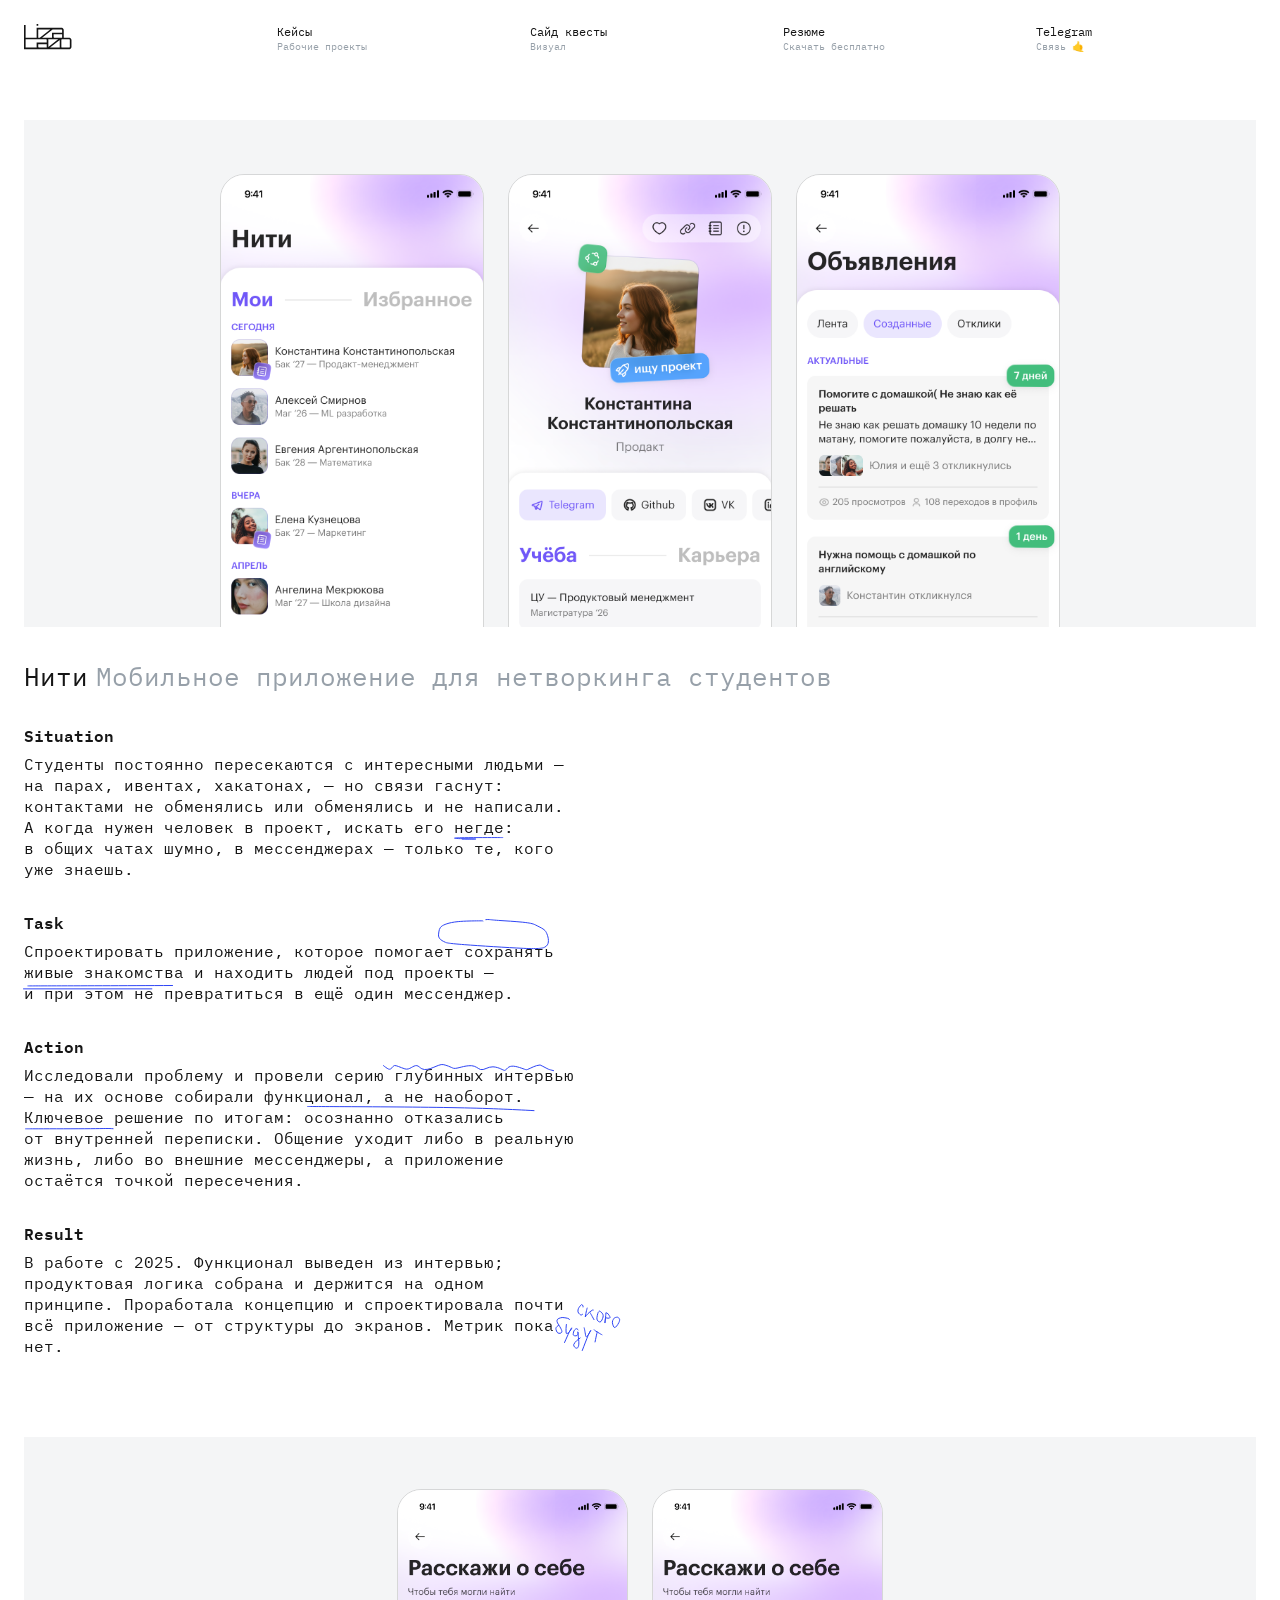
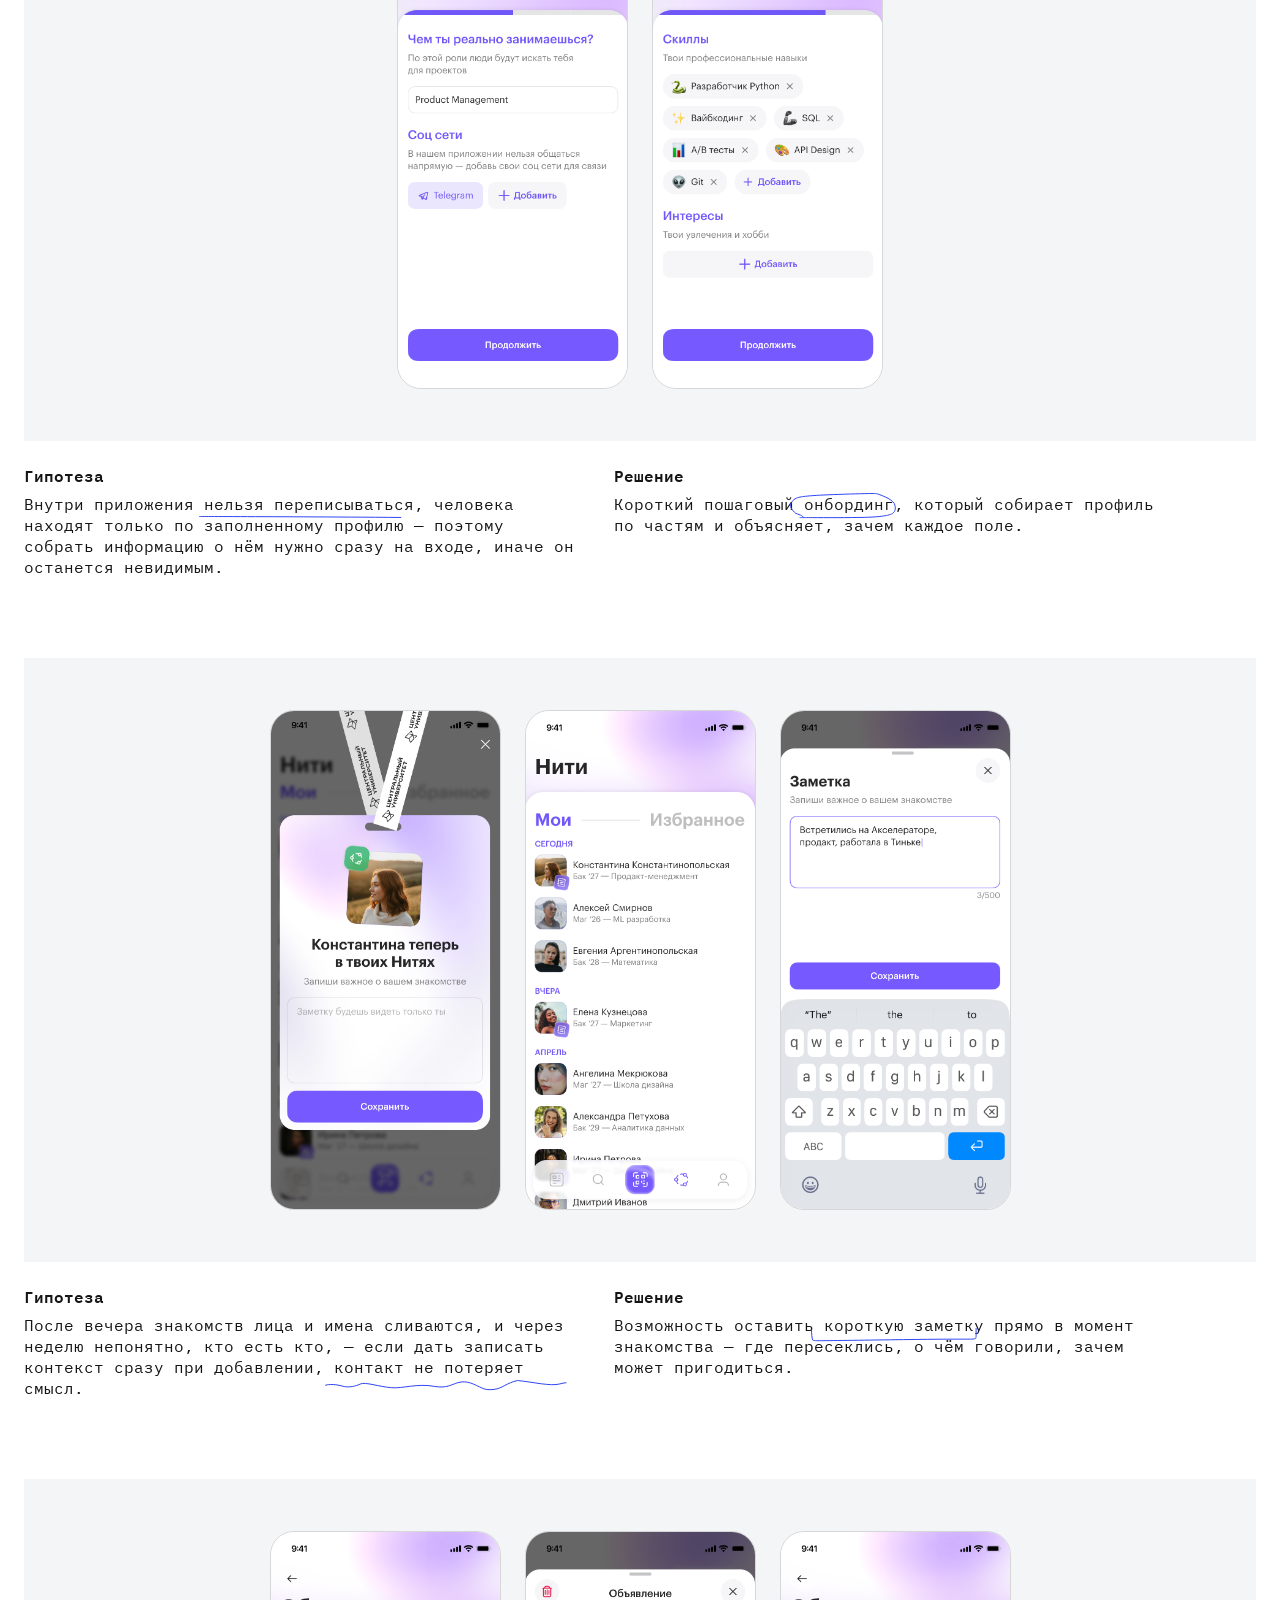
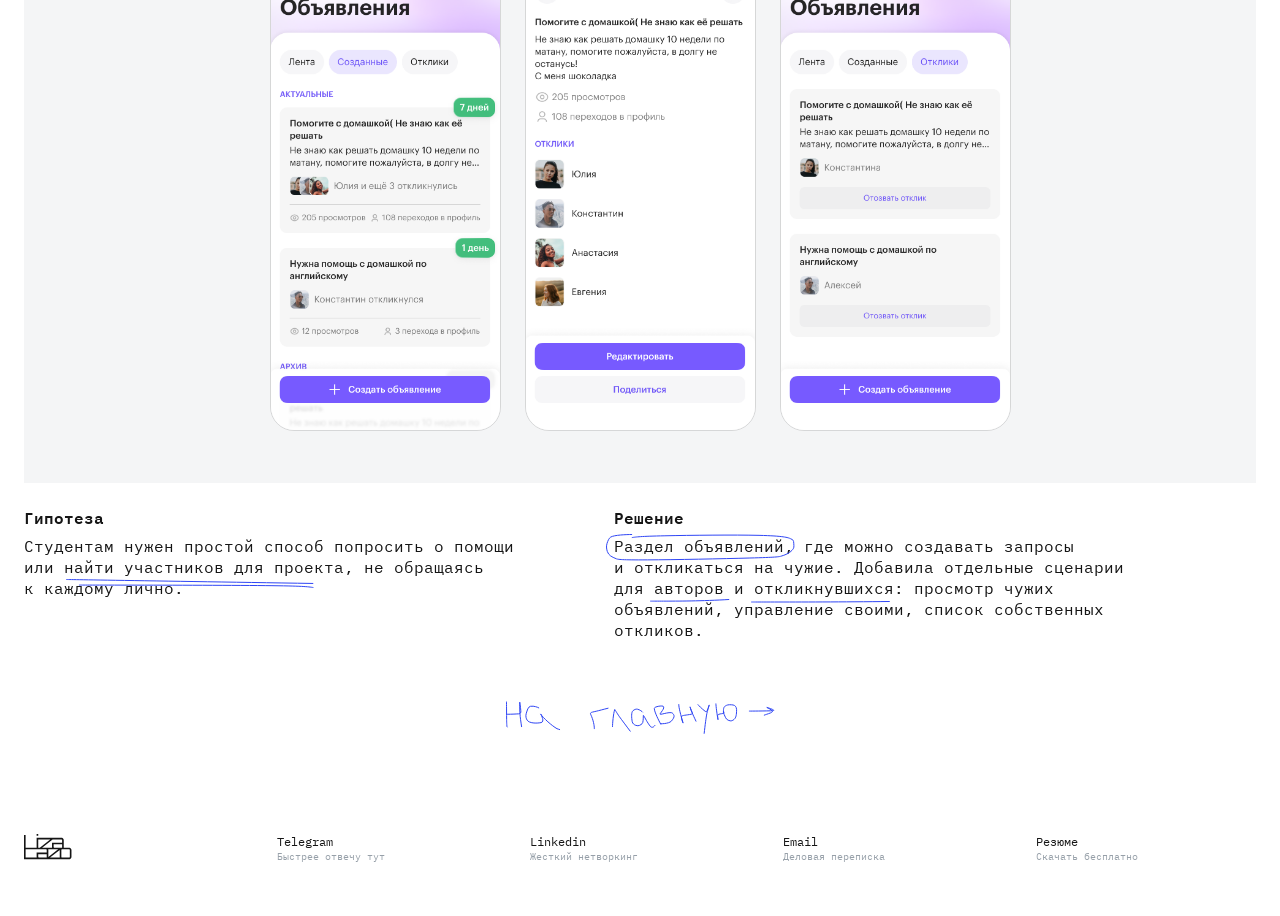
<file: case-niti.html>
<!DOCTYPE html>
<html lang="ru">
  <head>
    <meta charset="UTF-8" />
    <meta name="viewport" content="width=device-width, initial-scale=1.0" />
    <!-- Прячем проявляемый контент (reveal) до первой отрисовки: иначе он
         успевает показаться, потом JS его прячет — и при переходах это мигает.
         reveal.js снимает класс, расставив своё состояние. Нет JS — класс не
         ставится, контент виден (грациозная деградация). -->
    <script>
      var de = document.documentElement;
      de.classList.add("reveal-init");
      // Страховка: если reveal.js не отработает — не оставляем контент скрытым.
      addEventListener("load", function () {
        de.classList.remove("reveal-init");
      });
    </script>
    <title>Нити — кейс · Лиза Лазовик</title>
    <meta
      name="description"
      content="Мобильное приложение для нетворкинга студентов: сохранять живые знакомства и находить людей под проекты."
    />

    <link rel="preload" href="assets/fonts/ibmplexmono-regular.woff2" as="font" type="font/woff2" crossorigin />
    <link rel="preload" href="assets/fonts/ibmplexmono-semibold.woff2" as="font" type="font/woff2" crossorigin />

    <link rel="stylesheet" href="styles/tokens.css" />
    <link rel="stylesheet" href="styles/base.css" />
    <link rel="stylesheet" href="styles/page-transitions.css" />
    <link rel="stylesheet" href="styles/components.css" />
    <link rel="stylesheet" href="styles/sections.css" />
    <link rel="stylesheet" href="styles/notes.css" />
    <link rel="stylesheet" href="styles/reveal.css" />
    <link rel="stylesheet" href="styles/case.css" />
  </head>
  <body>
    <!-- ============================ Header ============================ -->
    <header class="site-header">
      <div class="container">
        <div class="site-header__inner">
          <a class="site-header__logo" href="index.html" aria-label="На главную">
            <span class="site-logo" aria-hidden="true"></span>
          </a>

          <button
            class="burger"
            type="button"
            aria-label="Открыть меню"
            aria-expanded="false"
            aria-controls="site-nav"
          >
            <svg
              width="28"
              height="28"
              viewBox="0 0 28 28"
              fill="none"
              aria-hidden="true"
            >
              <path
                d="M4 9h20M4 14h20M4 19h20"
                stroke="currentColor"
                stroke-width="1.5"
                stroke-linecap="round"
              />
            </svg>
          </button>

          <nav class="site-nav" id="site-nav" aria-label="Основная навигация">
            <div class="site-nav__panel-head">
              <button
                class="site-nav__close"
                type="button"
                aria-label="Закрыть меню"
              >
                <svg
                  width="28"
                  height="28"
                  viewBox="0 0 28 28"
                  fill="none"
                  aria-hidden="true"
                >
                  <path
                    d="M7 7l14 14M21 7L7 21"
                    stroke="currentColor"
                    stroke-width="1.5"
                    stroke-linecap="round"
                  />
                </svg>
              </button>
            </div>

            <ul class="site-nav__list">
              <li>
                <a class="nav-item" href="index.html#cases">
                  <svg
                    class="nav-item__mark note-draw"
                    data-draw="hover"
                    aria-hidden="true"
                    width="112"
                    height="40"
                    viewBox="0 0 112 40"
                    fill="none"
                    xmlns="http://www.w3.org/2000/svg"
                  >
                    <path d="M3.35359 10.538C3.8814 10.4017 7.78142 7.90398 17.6895 3.44745C21.0004 1.95826 25.5723 1.40253 30.8775 0.875879C36.1826 0.34923 42.2506 0.303296 51.6972 1.21068C61.1438 2.11806 73.7851 3.98015 81.7953 5.37225C89.8054 6.76435 92.8013 7.63003 95.1922 8.50478C103.3 11.4713 107.922 16.5358 109.686 18.8678C111.244 20.9267 111.317 24.1406 111.498 29.4133C111.554 31.0358 110.476 32.0411 109.558 33.0255C108.836 33.8002 106.869 34.7686 103.229 36.241C98.6641 38.0878 95.2077 38.5374 84.4261 38.8881C74.2757 39.2182 54.617 39.588 41.9589 39.4813C29.3009 39.3746 24.2369 38.7113 20.8342 38.1203C15.7998 37.2459 13.2631 36.071 10.6363 34.5613C3.09324 30.2261 1.97463 27.3194 0.98679 24.1674C-0.116751 20.6462 0.91724 15.829 1.52411 14.0404C1.92419 13.2639 2.70421 12.1805 3.74125 11.0127C4.22332 10.5304 4.61564 10.2719 5.26631 9.99953" stroke="#2F46F5" stroke-linecap="round" stroke-linejoin="round"/>
                  </svg>
                  <span class="nav-item__title">Кейсы</span>
                  <span class="nav-item__sub">Рабочие проекты</span>
                </a>
              </li>
              <li>
                <a class="nav-item" href="index.html#side-quests">
                  <svg
                    class="nav-item__mark note-draw"
                    data-draw="hover"
                    aria-hidden="true"
                    width="100"
                    height="39"
                    viewBox="0 0 100 39"
                    fill="none"
                    xmlns="http://www.w3.org/2000/svg"
                  >
                    <path d="M33.0887 3.47334C33.0125 3.47334 32.9363 3.47334 28.9121 3.47644C24.8878 3.47955 16.9179 3.48575 12.475 3.56957C6.07127 3.69039 3.48779 5.68892 1.98181 6.84437C0.891775 7.68069 0.504447 9.57423 0.500002 18.3569C0.49749 23.3202 2.90033 28.088 4.87664 31.3231C6.35766 33.7475 9.27942 34.894 12.7031 36.2058C14.8296 37.0207 17.9541 37.5592 24.2357 38.0251C30.5174 38.4909 39.9146 38.7197 50.0705 38.2135C60.2264 37.7072 70.8562 36.4591 77.28 35.5462C85.6431 34.3577 88.321 33.1521 89.831 32.3299C92.8147 30.7054 95.1215 27.8604 97.5228 24.5595C99.9463 21.2282 99.6311 17.0337 99.207 13.9038C98.8152 11.0116 95.7758 9.33888 90.0959 6.9062C86.2809 5.27223 78.8607 3.37077 71.7837 2.02564C64.7066 0.680519 58.0618 0.295617 51.1856 0.596065C44.3095 0.896514 37.4033 1.89398 33.5507 2.40782C29.6981 2.92167 29.1085 2.92167 28.3173 2.95815" stroke="#2F46F5" stroke-linecap="round" stroke-linejoin="round"/>
                  </svg>
                  <span class="nav-item__title">Сайд квесты</span>
                  <span class="nav-item__sub">Визуал</span>
                </a>
              </li>
              <li>
                <a class="nav-item" href="https://disk.yandex.ru/i/ktdbIUtRWzCJng" target="_blank" rel="noopener">
                  <svg
                    class="nav-item__mark note-draw"
                    data-draw="hover"
                    aria-hidden="true"
                    width="134"
                    height="39"
                    viewBox="0 0 134 39"
                    fill="none"
                    xmlns="http://www.w3.org/2000/svg"
                  >
                    <path d="M58.3406 1.3491C52.6912 1.2841 38.6303 0.782779 29.76 0.548437C16.9928 0.211144 12.7504 1.66114 7.66135 4.09556C4.30801 5.69968 2.10566 9.30093 0.866415 12.8733C-1.21736 18.8802 6.04768 26.3136 11.3692 30.2112C13.3766 31.6816 15.3969 32.1382 17.6954 32.9055C20.7845 33.9368 27.6804 35.7515 42.0593 37.2525C51.2084 38.2076 64.258 37.8228 76.8798 37.2192C89.5017 36.6157 101.336 35.3621 107.98 34.5911C118.604 33.3584 128.226 26.5477 132.643 22.1371C133.719 21.0635 133.388 18.7634 133.309 16.7045C133.253 15.268 132.347 14.2336 131.462 13.279C128.993 10.6169 119.718 8.8653 110.487 5.39019C106.134 3.75103 102.186 3.11322 95.1012 2.67378C88.016 2.23434 77.8451 2.20405 72.0615 2.10867C65.1898 1.85374 63.2687 1.67605 60.9109 1.63744C59.3531 1.61212 57.0617 1.57519 54.7009 1.53713" stroke="#2F46F5" stroke-linecap="round" stroke-linejoin="round"/>
                  </svg>
                  <span class="nav-item__title">Резюме</span>
                  <span class="nav-item__sub">Скачать бесплатно</span>
                </a>
              </li>
              <li>
                <a class="nav-item" href="https://t.me/elizlazovik" target="_blank" rel="noopener">
                  <svg
                    class="nav-item__mark note-draw"
                    data-draw="hover"
                    aria-hidden="true"
                    width="93"
                    height="40"
                    viewBox="0 0 93 40"
                    fill="none"
                    xmlns="http://www.w3.org/2000/svg"
                  >
                    <path d="M2.86513 10.538C3.3026 10.4017 6.53505 7.90398 14.7472 3.44745C17.4913 1.95826 21.2807 1.40253 25.6777 0.875879C30.0748 0.34923 35.1041 0.303296 42.9337 1.21068C50.7633 2.11806 61.2408 3.98015 67.8799 5.37225C74.5189 6.76435 77.002 7.63003 78.9836 8.50478C85.704 11.4713 89.5342 16.5358 90.9966 18.8678C92.2877 20.9267 92.3483 24.1406 92.4983 29.4133C92.5444 31.0358 91.6513 32.0411 90.8905 33.0255C90.2917 33.8002 88.6616 34.7686 85.6449 36.241C81.8612 38.0878 78.9964 38.5374 70.0604 38.8881C61.6474 39.2182 45.3538 39.588 34.8624 39.4813C24.371 39.3746 20.1739 38.7113 17.3535 38.1203C13.1809 37.2459 11.0784 36.071 8.90122 34.5613C2.64935 30.2261 1.72222 27.3194 0.903465 24.1674C-0.0111808 20.6462 0.845821 15.829 1.34881 14.0404C1.68041 13.2639 2.32691 12.1805 3.18644 11.0127C3.58599 10.5304 3.91116 10.2719 4.45045 9.99953" stroke="#2F46F5" stroke-linecap="round" stroke-linejoin="round"/>
                  </svg>
                  <span class="nav-item__title">Telegram</span>
                  <span class="nav-item__sub">Связь 🤙</span>
                </a>
              </li>
            </ul>
          </nav>
        </div>
      </div>

      <div class="site-nav__scrim"></div>
    </header>

    <main>
      <!-- ============================ Шапка кейса ============================ -->
      <section class="container case-hero" data-reveal-group>
        <article class="case-card case-card--hero" data-reveal>
          <div class="case-card__pic">
            <div class="case-card__screens">
              <div class="case-card__screen">
                <img src="assets/images/niti1.png" alt="Нити: профиль студента" width="264" height="572" />
              </div>
              <div class="case-card__screen case-card__screen--secondary">
                <img src="assets/images/profile.png" alt="Нити: карточка контакта" width="264" height="572" />
              </div>
              <div class="case-card__screen case-card__screen--tertiary">
                <img src="assets/images/anoun.png" alt="Нити: объявления" width="264" height="572" />
              </div>
            </div>
          </div>

          <div class="case-card__text">
            <span class="case-card__title">Нити</span>
            <span class="case-card__description">Мобильное приложение для&nbsp;нетворкинга студентов</span>
          </div>
        </article>
      </section>

      <div class="container case-content">
        <!-- ============================ STAR ============================ -->
        <section class="case-star" data-reveal-group>
          <div class="case-text" data-reveal>
            <h2 class="case-text__title">Situation</h2>
            <p class="case-text__body">Студенты постоянно пересекаются с&nbsp;интересными людьми — на&nbsp;парах, ивентах, хакатонах, — но&nbsp;связи гаснут: контактами не&nbsp;обменялись или&nbsp;обменялись и&nbsp;не&nbsp;написали. А&nbsp;когда нужен человек в&nbsp;проект, искать его <span class="case-word">негде<svg
  class="case-note case-note--nowhere note-draw"
  data-draw="view"
  aria-hidden="true"
  width="53"
  height="3"
  viewBox="0 0 53 3"
  fill="none"
  xmlns="http://www.w3.org/2000/svg"
>
  <path d="M52.2985 0.499893C52.3214 0.499893 52.3443 0.499893 43.3992 0.499893C34.454 0.499892 16.5401 0.49989 7.51879 0.702252C-1.50256 0.904613 -1.08852 1.30934 4.58175 1.58051C10.252 1.85168 21.166 1.97704 22.8961 2.04162C24.6263 2.1062 16.842 2.1062 8.82179 2.1062" stroke="#2F46F5" stroke-linecap="round" stroke-linejoin="round"/>
</svg></span>: в&nbsp;общих чатах шумно, в&nbsp;мессенджерах — только те, кого уже знаешь.</p>
          </div>
          <div class="case-text" data-reveal>
            <h2 class="case-text__title">Task</h2>
            <p class="case-text__body">Спроектировать приложение, которое помогает сохранять живые знакомства и&nbsp;находить людей под&nbsp;проекты — и&nbsp;при&nbsp;этом не&nbsp;превратиться в&nbsp;ещё один мессенджер.</p>
          </div>
          <div class="case-text" data-reveal>
            <h2 class="case-text__title">Action</h2>
            <p class="case-text__body">Исследовали проблему и&nbsp;провели серию глубинных интервью — на&nbsp;их основе собирали функционал, а&nbsp;не&nbsp;наоборот. Ключевое решение по&nbsp;итогам: осознанно отказались от&nbsp;внутренней переписки. Общение уходит либо в&nbsp;реальную жизнь, либо во&nbsp;внешние мессенджеры, а&nbsp;приложение остаётся точкой пересечения.</p>
          </div>
          <div class="case-text" data-reveal>
            <h2 class="case-text__title">Result</h2>
            <p class="case-text__body">В&nbsp;работе с&nbsp;2025. Функционал выведен из&nbsp;интервью; продуктовая логика собрана и&nbsp;держится на&nbsp;одном принципе. Проработала концепцию и&nbsp;спроектировала почти всё приложение — от&nbsp;структуры до&nbsp;экранов. Метрик пока нет.</p>
          </div>

            <svg
              class="case-note case-note--save note-draw"
              data-draw="view"
              aria-hidden="true"
              width="111"
              height="31"
              viewBox="0 0 111 31"
              fill="none"
              xmlns="http://www.w3.org/2000/svg"
            >
              <path d="M44.9961 1.8424C44.9769 1.8232 44.9577 1.804 40.3917 1.84631C35.8257 1.88863 26.7135 1.99305 20.2285 2.60226C10.0609 3.55742 5.53101 5.99368 3.90183 7.03417C1.40878 8.62638 0.848611 11.704 0.515999 15.8949C0.38202 17.583 1.11025 18.7926 1.92506 19.8403C2.78756 20.9493 4.51995 21.9971 7.23857 23.238C8.81961 23.9597 10.9852 24.4477 26.2373 25.6416C41.4894 26.8356 69.8074 28.6131 85.2097 29.3404C102.225 30.1438 104.826 28.9766 106.493 28.3011C107.905 27.7287 108.78 26.7875 109.405 25.8185C111.497 22.5705 109.998 16.838 108.235 13.3777C106.767 10.4959 104.732 9.55683 97.2566 5.84368C94.7442 4.59564 91.7258 3.95701 84.763 3.20985C77.8002 2.46269 66.8864 1.84637 60.5854 1.40704C54.2844 0.967719 52.927 0.72407 51.672 0.595253C50.4169 0.466436 49.3055 0.459835 47.8513 0.627614" stroke="#2F46F5" stroke-linecap="round" stroke-linejoin="round"/>
            </svg>
            <svg
              class="case-note case-note--dont note-draw"
              data-draw="view"
              aria-hidden="true"
              width="151"
              height="5"
              viewBox="0 0 151 5"
              fill="none"
              xmlns="http://www.w3.org/2000/svg"
            >
              <path d="M4.8916 0.904201C5.05873 0.904201 5.22585 0.904201 28.8468 0.857516C52.4677 0.810831 99.5374 0.71746 149.558 0.5" stroke="#2F46F5" stroke-linecap="round" stroke-linejoin="round"/>
              <path d="M0.5 3.86182H128.853" stroke="#2F46F5" stroke-linecap="round" stroke-linejoin="round"/>
            </svg>
            <svg
              class="case-note case-note--deep note-draw"
              data-draw="view"
              aria-hidden="true"
              width="172"
              height="8"
              viewBox="0 0 172 8"
              fill="none"
              xmlns="http://www.w3.org/2000/svg"
            >
              <path d="M0.5 1.63861C1.33592 2.3498 3.99241 4.40008 5.50734 5.03829C8.36585 6.24251 9.77324 1.76423 11.4003 1.53137C13.3341 1.25463 17.2107 3.42035 21.8903 4.87698C26.7038 6.37532 30.088 1.08521 33.8523 1.62184C35.4741 1.85304 37.3471 4.02945 38.8353 4.78568C45.2626 8.0518 55.4065 -0.422116 60.1881 0.583205C65.6559 1.7328 69.3954 4.1293 70.8216 4.34457C74.4692 4.89514 81.0298 1.38681 88.5649 1.69343C92.4808 1.85278 95.2849 4.77675 97.5526 5.50633C100.908 6.5858 104.818 2.58898 109.965 2.82229C116.334 3.11109 120.417 6.7175 121.781 6.35335C123.381 5.9262 124.25 3.83483 125.905 3.00114C129.52 1.18061 134.183 2.54365 141.354 5.18448C142.937 5.76766 143.678 5.81353 144.415 5.52347C147.937 4.13823 152.331 1.29253 157.105 0.999961C161.063 2.81102 163.538 4.3953 165.432 5.21389C166.5 5.61407 167.783 5.98336 170.562 6.6386" stroke="#2F46F5" stroke-linecap="round" stroke-linejoin="round"/>
            </svg>
            <svg
              class="case-note case-note--ref note-draw"
              data-draw="view"
              aria-hidden="true"
              width="228"
              height="6"
              viewBox="0 0 228 6"
              fill="none"
              xmlns="http://www.w3.org/2000/svg"
            >
              <path d="M0.5 0.5C0.54736 0.5 0.594719 0.5 26.9227 0.605052C53.2507 0.710105 105.858 0.92021 144.008 1.60451C182.159 2.28881 204.259 3.44095 227.028 4.62799" stroke="#2F46F5" stroke-linecap="round" stroke-linejoin="round"/>
            </svg>
            <svg
              class="case-note case-note--ref2 note-draw"
              data-draw="view"
              aria-hidden="true"
              width="89"
              height="2"
              viewBox="0 0 89 2"
              fill="none"
              xmlns="http://www.w3.org/2000/svg"
            >
              <path d="M0.5 0.798182C0.526694 0.798182 0.553388 0.798182 13.1838 0.798182C25.8141 0.798182 51.0474 0.798182 65.7242 0.681075C80.4009 0.563967 83.7566 0.329752 88.0828 0.701636" stroke="#2F46F5" stroke-linecap="round" stroke-linejoin="round"/>
            </svg>
            <svg
              class="case-note case-note--soon note-draw"
              data-draw="view"
              aria-hidden="true"
              width="71"
              height="47"
              viewBox="0 0 71 47"
              fill="none"
              xmlns="http://www.w3.org/2000/svg"
            >
              <path d="M32.1901 2.96099C32.2472 2.8199 32.0838 1.95322 31.5011 1.02894C31.341 0.774982 30.9997 0.602263 30.7793 0.51123C30.4385 0.370474 29.4412 1.57496 28.1095 3.34689C26.8344 5.04344 26.9005 6.95357 27.0295 7.89747C27.1442 8.73628 27.8174 9.43548 28.8661 10.3832C29.2335 10.7152 29.5837 10.8495 29.9075 10.9536C30.214 10.9996 30.4926 10.9777 30.79 10.8653C30.9608 10.783 31.1719 10.6491 31.6054 10.2365" stroke="#2F46F5" stroke-linecap="round" stroke-linejoin="round"/>
              <path d="M36.1326 4.08039C35.9078 4.66565 34.462 11.1259 34.2203 13.014C35.3287 10.9889 38.2818 8.10576 40.9289 6.41217C41.9103 5.80124 42.1569 5.69489 42.3499 5.92244" stroke="#2F46F5" stroke-linecap="round" stroke-linejoin="round"/>
              <path d="M39.0479 8.80811C39.0429 8.81508 39.0379 8.82205 39.1495 8.95128C39.2611 9.08052 39.4894 9.33181 40.089 10.392C40.6885 11.4523 41.6522 13.3138 42.9774 15.6214" stroke="#2F46F5" stroke-linecap="round" stroke-linejoin="round"/>
              <path d="M47.3679 7.98924C47.1715 8.26408 46.4405 9.96684 45.9239 13.7397C45.7797 14.7924 46.0006 15.4482 46.2852 16.075C46.9179 17.4687 48.5552 18.0448 49.0252 18.0106C50.4318 17.9082 51.5957 14.6557 52.0736 13.0167C52.3946 11.9158 52.0821 10.887 51.8302 10.2533C51.4438 9.52048 50.9133 8.79676 50.232 8.13552C49.8483 7.79717 49.3875 7.45313 48.3265 7.03183" stroke="#2F46F5" stroke-linecap="round" stroke-linejoin="round"/>
              <path d="M54.9102 9.07821C54.8831 9.40046 54.3601 16.3911 53.9555 18.8057C53.7745 19.8859 54.0127 16.6136 54.5537 14.2187C54.6562 13.765 54.9773 13.7969 55.2551 13.8847C56.5131 14.2823 57.6611 14.3488 58.6296 13.9846C58.8508 13.9014 58.9909 13.7086 59.0767 13.5159C59.0503 12.531 57.6805 10.3886 56.0544 8.94419C55.7494 8.81475 55.5246 8.84193 55.1575 9.00603" stroke="#2F46F5" stroke-linecap="round" stroke-linejoin="round"/>
              <path d="M62.1703 15.6375C62.151 15.6645 62.0107 15.8755 61.7546 16.3705C60.6377 18.5288 62.2418 21.9869 62.9232 23.0975C63.0838 23.3592 63.312 23.4868 63.5629 23.5206C64.7617 23.6823 66.4881 21.1569 67.8885 18.5594C68.7869 16.893 68.6677 15.4315 68.5637 14.9656C68.4576 14.4907 67.6078 13.8888 66.5891 13.2116C64.9431 13.1503 63.5643 13.7405 63.2023 14.0826C63.0154 14.2882 62.8223 14.5584 62.5708 15.0429" stroke="#2F46F5" stroke-linecap="round" stroke-linejoin="round"/>
              <path d="M7.85436 21.3016C7.43482 21.3599 6.18453 22.1282 5.28882 23.3226C4.35162 24.5724 5.28583 26.7563 6.08584 28.1891C6.46215 28.8631 7.20472 29.1643 7.93838 29.3099C8.6836 29.4578 9.37721 29.2121 9.9441 28.9845C10.2371 28.8668 10.5 28.6537 10.6877 28.3011C11.6647 26.4664 8.32997 22.1041 6.51872 18.9337C5.93769 17.9166 5.96563 16.9331 6.05625 16.2641C6.2776 14.6301 9.08031 13.7985 11.1568 13.511C13.7822 13.6247 16.4503 14.1231 17.8367 14.7692C18.1308 14.9656 18.337 15.1803 18.4188 15.5558" stroke="#2F46F5" stroke-linecap="round" stroke-linejoin="round"/>
              <path d="M15.377 20.5247C15.1669 21.8556 14.7725 26.9134 15.1987 29.0998C15.633 31.3273 19.678 26.3055 20.4322 24.9274C20.7205 24.4005 20.9421 23.5636 20.6429 23.8831C20.3436 24.2025 19.4525 25.6731 18.1755 28.2864C16.8986 30.8997 15.2629 34.6113 13.5368 38.5141" stroke="#2F46F5" stroke-linecap="round" stroke-linejoin="round"/>
              <path d="M27.2596 25.9785C27.2329 25.9434 26.8554 25.4577 26.0675 24.8251C25.3673 24.263 24.3253 25.2505 23.7163 25.833C22.6234 26.8782 22.2529 29.1337 22.2295 30.5938C22.2164 31.412 23.3307 31.7234 24.061 31.8394C24.8302 31.9616 25.5214 31.7528 26.097 31.3897C26.4243 31.1832 26.7265 30.7955 26.8972 30.4368C27.5011 29.1687 26.8342 28.0712 26.7822 27.8615C26.6279 27.2397 27.3865 32.1804 27.7788 37.3981C28.102 41.6963 27.126 43.2158 26.6386 43.7869C26.3985 44.0682 26.0366 44.1998 25.6417 44.1881C24.7711 44.1622 24.0187 43.4856 23.4374 42.8873C22.903 42.3374 22.6712 41.5505 22.6753 40.6886C23.3617 39.0843 24.4351 37.7465 25.6741 36.6552C26.5021 35.9715 27.7345 35.0241 29.1274 33.9961" stroke="#2F46F5" stroke-linecap="round" stroke-linejoin="round"/>
              <path d="M33.2308 23.8223C33.3626 24.1415 33.9954 27.5873 34.6373 31.657C34.8504 33.008 35.2677 32.8226 35.6494 32.5594C37.2393 31.4632 38.3915 28.8998 39.7899 26.3746C39.3178 27.1081 38.4198 28.3633 36.9814 31.7655C35.7591 34.8133 33.5373 40.5438 31.2566 46.5032" stroke="#2F46F5" stroke-linecap="round" stroke-linejoin="round"/>
              <path d="M46.2002 27.9314C46.1796 27.9471 46.159 27.9628 45.801 29.6032C45.4431 31.2437 44.7484 34.5084 44.0624 37.9331" stroke="#2F46F5" stroke-linecap="round" stroke-linejoin="round"/>
              <path d="M43.2043 25.9131C43.2263 25.9421 43.3649 26.1 44.574 26.9419C47.6888 28.8913 49.9412 30.2519 50.2684 30.3899C50.4378 30.4558 50.6139 30.5134 50.954 30.7053" stroke="#2F46F5" stroke-linecap="round" stroke-linejoin="round"/>
            </svg>
        </section>

        <!-- ==================== Секция разбора ==================== -->
        <section class="case-section" data-reveal-group data-notes-order="x">
          <div class="case-section__scroll" data-reveal>
            <div class="case-section__pic">
              <div class="case-section__screens">
                <div class="case-section__screen">
                  <img src="assets/images/onb1.png" alt="Нити: онбординг, шаг 1" loading="lazy" />
                </div>
                <div class="case-section__screen">
                  <img src="assets/images/onb2.png" alt="Нити: онбординг, шаг 2" loading="lazy" />
                </div>
              </div>
            </div>
          </div>

          <div class="case-section__block" data-reveal>
            <div class="case-text">
              <h2 class="case-text__title">Гипотеза</h2>
              <p class="case-text__body">Внутри приложения нельзя переписываться, человека находят только по&nbsp;заполненному профилю — поэтому собрать информацию о&nbsp;нём нужно сразу на&nbsp;входе, иначе он останется невидимым.</p>
            </div>

            <div class="case-text">
              <h2 class="case-text__title">Решение</h2>
              <p class="case-text__body">Короткий пошаговый онбординг, который собирает профиль по&nbsp;частям и&nbsp;объясняет, зачем каждое поле.</p>
            </div>

            <svg
              class="case-note case-note--notext note-draw"
              data-draw="view"
              aria-hidden="true"
              width="203"
              height="2"
              viewBox="0 0 203 2"
              fill="none"
              xmlns="http://www.w3.org/2000/svg"
            >
              <path d="M0.5 0.5C1.11518 0.5 1.73036 0.5 34.6771 0.592816C67.6237 0.685633 132.883 0.871265 201.769 1.46806" stroke="#2F46F5" stroke-linecap="round" stroke-linejoin="round"/>
            </svg>
            <svg
              class="case-note case-note--notext2 note-draw"
              data-draw="view"
              aria-hidden="true"
              width="65"
              height="1"
              viewBox="0 0 65 1"
              fill="none"
              xmlns="http://www.w3.org/2000/svg"
            >
              <path d="M0.5 0.5C0.695616 0.5 0.891233 0.5 11.3677 0.5C21.8442 0.5 42.5956 0.5 64.5 0.5" stroke="#2F46F5" stroke-linecap="round" stroke-linejoin="round"/>
            </svg>
            <svg
              class="case-note case-note--onboard note-draw"
              data-draw="view"
              aria-hidden="true"
              width="106"
              height="26"
              viewBox="0 0 106 26"
              fill="none"
              xmlns="http://www.w3.org/2000/svg"
            >
              <path d="M10.0108 24.5796C10.0643 24.5796 10.1179 24.5796 22.3765 24.617C34.6351 24.6544 59.0971 24.7291 74.145 24.3624C94.1141 23.8756 100.259 21.8696 102.339 20.5587C106.394 18.0034 105.15 14.0272 104.988 12.5462C104.384 7.00724 92.9773 2.7557 87.5199 0.901479C86.2478 0.469236 84.9773 0.403934 74.7606 0.619909C64.5439 0.835885 45.3833 1.46094 32.8928 2.0433C15.1479 2.87065 8.76465 4.0088 6.33976 5.15859C2.82974 6.82292 0.949587 9.55466 0.595107 11.3365C-0.0526331 14.5924 2.7285 17.5653 5.28771 20.017C6.72375 20.7596 8.33541 21.3017 10.0114 21.8752C10.8168 22.193 11.5305 22.5651 13.0799 23.7934" stroke="#2F46F5" stroke-linecap="round" stroke-linejoin="round"/>
            </svg>
          </div>
        </section>

        <!-- ==================== Секция разбора ==================== -->
        <section class="case-section" data-reveal-group data-notes-order="x">
          <div class="case-section__scroll" data-reveal>
            <div class="case-section__pic">
              <div class="case-section__screens">
                <div class="case-section__screen">
                  <img src="assets/images/contac.png" alt="Нити: список контактов" loading="lazy" />
                </div>
                <div class="case-section__screen">
                  <img src="assets/images/niti1.png" alt="Нити: профиль контакта" loading="lazy" />
                </div>
                <div class="case-section__screen">
                  <img src="assets/images/note.png" alt="Нити: заметка о знакомстве" loading="lazy" />
                </div>
              </div>
            </div>
          </div>

          <div class="case-section__block" data-reveal>
            <div class="case-text">
              <h2 class="case-text__title">Гипотеза</h2>
              <p class="case-text__body">После вечера знакомств лица и&nbsp;имена сливаются, и&nbsp;через неделю непонятно, кто есть кто, — если дать записать контекст сразу при&nbsp;добавлении, контакт не&nbsp;потеряет смысл.</p>
            </div>

            <div class="case-text">
              <h2 class="case-text__title">Решение</h2>
              <p class="case-text__body">Возможность оставить короткую заметку прямо в&nbsp;момент знакомства — где пересеклись, о&nbsp;чём говорили, зачем может пригодиться.</p>
            </div>

            <svg
              class="case-note case-note--short note-draw"
              data-draw="view"
              aria-hidden="true"
              width="166"
              height="14"
              viewBox="0 0 166 14"
              fill="none"
              xmlns="http://www.w3.org/2000/svg"
            >
              <path d="M0.5 1.95197C0.5 4.41503 0.806996 10.368 1.75587 12.0501C2.19334 12.8255 3.36521 12.8039 26.5044 12.5189C49.6435 12.234 94.9251 11.5231 122.085 11.2731C149.246 11.0231 156.913 11.2555 160.914 11.0878C164.914 10.9202 165.016 10.3454 165.069 8.52258C165.122 6.69972 165.122 3.64613 165.122 0.5" stroke="#2F46F5" stroke-linecap="round" stroke-linejoin="round"/>
            </svg>
            <svg
              class="case-note case-note--loose note-draw"
              data-draw="view"
              aria-hidden="true"
              width="242"
              height="11"
              viewBox="0 0 242 11"
              fill="none"
              xmlns="http://www.w3.org/2000/svg"
            >
              <path d="M0.5 5.24306C1.47232 4.66622 8.11608 3.52887 17.2084 6.08259C24.1314 8.02703 30.9483 6.09209 35.7601 3.88091C40.1259 1.87469 53.6245 6.53072 66.4314 7.72089C77.1539 8.71736 92.4169 3.21283 109.148 6.33742C121.313 8.60926 126.693 4.488 132.484 2.78091C142.485 -0.166896 148.482 4.30316 157.915 8.45335C160.949 9.78785 164.513 9.87536 169.091 9.41048C177.064 8.60072 181.82 2.72186 192.634 0.5C209.283 2.24544 225.318 6.39743 234.918 3.9101C237.168 3.28157 238.779 3.0065 240.962 2.7231" stroke="#2F46F5" stroke-linecap="round" stroke-linejoin="round"/>
            </svg>
          </div>
        </section>

        <!-- ==================== Секция разбора ==================== -->
        <section class="case-section" data-reveal-group data-notes-order="x">
          <div class="case-section__scroll" data-reveal>
            <div class="case-section__pic">
              <div class="case-section__screens">
                <div class="case-section__screen">
                  <img src="assets/images/anoun.png" alt="Нити: лента объявлений" loading="lazy" />
                </div>
                <div class="case-section__screen">
                  <img src="assets/images/anoun2.png" alt="Нити: свои объявления" loading="lazy" />
                </div>
                <div class="case-section__screen">
                  <img src="assets/images/anoun3.png" alt="Нити: отклики" loading="lazy" />
                </div>
              </div>
            </div>
          </div>

          <div class="case-section__block" data-reveal>
            <div class="case-text">
              <h2 class="case-text__title">Гипотеза</h2>
              <p class="case-text__body">Студентам нужен простой способ попросить о&nbsp;помощи или&nbsp;найти участников для&nbsp;проекта, не&nbsp;обращаясь к&nbsp;каждому лично.</p>
            </div>

            <div class="case-text">
              <h2 class="case-text__title">Решение</h2>
              <p class="case-text__body">Раздел объявлений, где можно создавать запросы и&nbsp;откликаться на&nbsp;чужие. Добавила отдельные сценарии для&nbsp;авторов и&nbsp;откликнувшихся: просмотр чужих объявлений, управление своими, список собственных откликов.</p>
            </div>

            <svg
              class="case-note case-note--section note-draw"
              data-draw="view"
              aria-hidden="true"
              width="189"
              height="27"
              viewBox="0 0 189 27"
              fill="none"
              xmlns="http://www.w3.org/2000/svg"
            >
              <path d="M25.7125 0.5C20.4782 0.5 8.09889 0.999762 4.73289 3.07231C2.85249 4.23012 1.89739 6.75497 1.02039 9.44774C-0.045557 12.7207 0.77107 15.6491 1.3042 17.4182C2.5036 21.3983 5.90842 22.9581 10.1343 24.7002C12.0369 25.4845 15.2676 26.0012 41.5779 25.8802C67.8881 25.7592 117.261 24.7513 143.861 24.0129C170.462 23.2745 172.794 22.8362 175.072 22.1776C182.919 19.9093 185.936 16.9224 187.489 14.3129C188.196 13.1258 187.839 10.5445 187.597 7.6182C187.496 6.40435 186.959 5.80517 184.518 4.68099C182.077 3.55682 177.625 1.9422 153.023 1.3507C128.421 0.759201 83.8042 1.23974 58.9074 1.78369C34.0106 2.32764 30.1863 2.92043 26.2461 3.53119" stroke="#2F46F5" stroke-linecap="round" stroke-linejoin="round"/>
            </svg>
            <svg
              class="case-note case-note--find note-draw"
              data-draw="view"
              aria-hidden="true"
              width="248"
              height="9"
              viewBox="0 0 248 9"
              fill="none"
              xmlns="http://www.w3.org/2000/svg"
            >
              <path d="M0.5 0.5C0.565098 0.5 0.630196 0.5 41.2824 1.15272C81.9346 1.80544 163.172 3.11089 246.871 4.45589" stroke="#2F46F5" stroke-linecap="round" stroke-linejoin="round"/>
              <path d="M13.3716 6.07275C16.0348 6.07275 18.698 6.07275 54.9629 6.11286C91.2278 6.15296 161.014 6.23317 199.206 6.61277C237.398 6.99237 241.882 7.66892 247.03 8.48222" stroke="#2F46F5" stroke-linecap="round" stroke-linejoin="round"/>
            </svg>
            <svg
              class="case-note case-note--auth note-draw"
              data-draw="view"
              aria-hidden="true"
              width="80"
              height="3"
              viewBox="0 0 80 3"
              fill="none"
              xmlns="http://www.w3.org/2000/svg"
            >
              <path d="M0.5 2.13488C0.532663 2.13488 0.565327 2.13488 13.5067 2.13488C26.4481 2.13488 52.2972 2.13488 78.7965 0.5" stroke="#2F46F5" stroke-linecap="round" stroke-linejoin="round"/>
            </svg>
            <svg
              class="case-note case-note--respond note-draw"
              data-draw="view"
              aria-hidden="true"
              width="139"
              height="2"
              viewBox="0 0 139 2"
              fill="none"
              xmlns="http://www.w3.org/2000/svg"
            >
              <path d="M0.5 1.01538C0.599116 1.01538 0.698233 1.01538 23.4154 1.01538C46.1326 1.01538 91.4649 1.01538 138.365 0.5" stroke="#2F46F5" stroke-linecap="round" stroke-linejoin="round"/>
            </svg>
          </div>
        </section>

        <!-- ==================== На главную ==================== -->
        <a class="case-next case-next--home" href="index.html" aria-label="На главную">
          <svg
            class="note-draw"
            data-draw="view"
            aria-hidden="true"
            width="269"
            height="33"
            viewBox="0 0 269 33"
            fill="none"
            xmlns="http://www.w3.org/2000/svg"
          >
            <path d="M0.5 0.232332C0.5 0.170998 0.532645 7.20169 0.629592 18.3418C0.693894 22.4197 0.788862 23.2992 0.837785 24.1929C0.886708 25.0867 0.886708 25.9681 1.07856 26.0729" stroke="#2F46F5" stroke-linecap="round" stroke-linejoin="round"/>
              <path d="M1.10547 13.263C1.27166 13.263 5.81387 13.263 12.589 12.844C14.9407 12.6986 14.9531 11.5872 14.7832 9.60882C14.3464 4.52533 13.7794 0.353758 13.7005 1.23938C13.6701 3.12118 13.6592 7.91115 13.9425 12.289C14.2257 16.6668 14.8035 20.4873 15.5935 25.6316" stroke="#2F46F5" stroke-linecap="round" stroke-linejoin="round"/>
              <path d="M32.7493 6.84843C31.6511 6.22775 28.0737 4.76986 24.5521 5.27093C22.0321 5.62949 21.2149 9.52272 20.3023 12.2296C19.3185 15.1479 20.2074 17.7105 21.1324 19.1521C23.1692 22.3265 30.3555 22.48 35.0032 21.6122C38.9788 20.8698 35.3297 14.1759 34.6193 12.9476C37.2394 17.1758 46.0171 24.8367 51.0052 27.691C51.8278 28.0006 52.7251 28.2855 53.6495 28.579" stroke="#2F46F5" stroke-linecap="round" stroke-linejoin="round"/>
              <path d="M88.331 27.6638C88.3224 26.1468 88.1186 21.7736 85.5555 15.3363C84.8942 13.6753 84.0873 12.6202 84.7006 11.9134C85.3139 11.2065 87.2505 10.9333 90.2259 10.2394C93.2013 9.54558 97.1569 8.43928 102.051 7.22559" stroke="#2F46F5" stroke-linecap="round" stroke-linejoin="round"/>
              <path d="M106.504 25.5329C106.504 22.6243 107.31 12.7531 108.725 8.48047C109.361 9.24029 110.369 11.2787 113.469 15.768C115.879 19.0966 119.988 24.5579 124.222 30.1846" stroke="#2F46F5" stroke-linecap="round" stroke-linejoin="round"/>
              <path d="M136.494 11.0129C136.012 10.4099 133.934 8.77185 131.373 8.18564C129.961 7.86256 128.4 8.61005 127.103 9.59646C125.101 11.1181 125.515 16.6494 126.224 20.6724C126.575 22.664 128.347 23.8287 129.781 24.3722C132.881 25.5469 134.877 23.6757 136.041 22.7381C137.149 21.8455 137.285 18.2455 137.342 14.5095C137.362 13.2256 140.898 21.3777 144.643 25.7376C145.37 26.2493 145.996 26.3619 146.588 26.2675C147.179 26.1732 147.716 25.8684 148.902 24.4486" stroke="#2F46F5" stroke-linecap="round" stroke-linejoin="round"/>
              <path d="M154.706 23.1059C152.841 19.6566 148.497 11.2083 148.33 7.63244C148.293 6.85308 148.875 6.38262 150.004 5.96438C152.905 4.88922 155.743 4.85494 157.071 5.18056C157.675 5.32858 157.797 6.22102 157.685 6.93891C157.449 8.45489 155.516 10.6869 154.13 12.7567C152.924 14.5578 161.204 11.1254 165.283 11.6556C166.768 11.8485 167.589 13.3201 168.005 14.556C168.525 16.1042 166.929 18.3033 165.215 20.2849C163.831 21.4964 161.474 22.1784 158.313 22.5817C156.888 22.7198 155.825 22.7227 154.73 22.7256" stroke="#2F46F5" stroke-linecap="round" stroke-linejoin="round"/>
              <path d="M172.763 3.50879C172.763 4.623 173.208 9.21168 176.806 20.9807C177.366 22.8133 176.969 21.9612 176.689 21.2172C175.65 18.4549 175.202 16.1746 175.617 15.2537C176.038 14.3202 180.368 14.1997 185.202 13.2389C186.827 12.9159 186.541 12.0674 186.209 11.443C184.658 8.52467 183.963 5.6937 184.092 5.8457C184.311 6.56555 184.844 8.5903 185.86 11.1161C186.876 13.6418 188.358 16.6072 189.958 20.1601" stroke="#2F46F5" stroke-linecap="round" stroke-linejoin="round"/>
              <path d="M192.032 3.71924C192.452 4.33297 195.604 7.56578 199.112 10.2501C200.312 11.1681 200.898 10.296 201.341 9.27269C202.354 6.93142 202.93 4.72031 203.264 3.92513C203.135 4.51013 202.311 6.63969 200.879 12.3483C200.083 16.5899 199.147 23.5618 198.174 32.3484" stroke="#2F46F5" stroke-linecap="round" stroke-linejoin="round"/>
              <path d="M209.895 2.9043C209.941 5.15635 211.141 14.1473 211.99 18.5869C212.148 19.4094 211.662 16.1131 211.586 14.8078C211.549 14.1908 211.885 13.6717 212.675 13.3659C214.684 12.5889 216.727 12.7667 217.583 12.1397C218.041 11.8039 217.885 10.8252 217.841 10.7696C216.53 9.12553 218.699 15.7914 220.556 18.0765C221.388 19.0991 222.804 19.5319 224.215 19.8152C225.53 20.0791 226.863 19.4075 228.037 18.4303C230.101 16.7127 230.602 13.8151 230.567 8.35065C230.558 6.94826 229.931 5.93851 229.418 5.22462C228.515 3.9688 226.18 3.69004 223.365 3.73705C221.043 3.77581 219.552 4.78474 218.613 5.55787C218.174 6.00836 217.81 6.57692 217.623 7.69434C217.436 8.81176 217.436 10.4608 217.436 12.1598" stroke="#2F46F5" stroke-linecap="round" stroke-linejoin="round"/>
              <path d="M243.344 10.0854C243.383 10.0854 252.069 10.0854 264.794 9.82334C268.86 9.7396 268.041 9.03718 266.547 8.42554C262.969 6.95989 260.195 6.17068 260.925 6.52349C262.155 7.11838 265.105 8.61355 266.074 9.67561C267.043 10.7377 265.935 11.3356 264.615 11.8824C263.294 12.4292 261.796 12.9067 260.72 13.2728C259.645 13.6389 259.037 13.8791 258.305 14.1266" stroke="#2F46F5" stroke-linecap="round" stroke-linejoin="round"/>
          </svg>
        </a>
      </div>
    </main>

    <!-- ============================ Футер ============================ -->
    <footer class="site-footer">
      <div class="container">
        <div class="site-footer__inner">
          <a class="site-footer__logo" href="index.html" aria-label="На главную">
            <span class="site-logo" aria-hidden="true"></span>
          </a>

          <ul class="site-footer__list">
            <li>
              <a class="nav-item nav-item--marked" href="https://t.me/elizlazovik" target="_blank" rel="noopener">
                <svg
                  class="nav-item__mark note-draw"
                  data-draw="hover"
                  aria-hidden="true"
                  width="123"
                  height="40"
                  viewBox="0 0 123 40"
                  fill="none"
                  xmlns="http://www.w3.org/2000/svg"
                >
                  <path d="M3.63637 10.538C4.21649 10.4017 8.50301 7.90398 19.393 3.44745C23.032 1.95826 28.057 1.40253 33.8879 0.875879C39.7187 0.34923 46.388 0.303296 56.7708 1.21068C67.1535 2.11806 81.0476 3.98015 89.8516 5.37225C98.6555 6.76435 101.948 7.63003 104.576 8.50478C113.488 11.4713 118.567 16.5358 120.506 18.8678C122.219 20.9267 122.299 24.1406 122.498 29.4133C122.559 31.0358 121.374 32.0411 120.366 33.0255C119.572 33.8002 117.41 34.7686 113.41 36.241C108.392 38.0878 104.593 38.5374 92.7431 38.8881C81.5868 39.2182 59.98 39.588 46.0675 39.4813C32.155 39.3746 26.5893 38.7113 22.8493 38.1203C17.316 37.2459 14.5279 36.071 11.6408 34.5613C3.35023 30.2261 2.12076 27.3194 1.03503 24.1674C-0.17787 20.6462 0.958589 15.829 1.6256 14.0404C2.06533 13.2639 2.92264 12.1805 4.06246 11.0127C4.59229 10.5304 5.0235 10.2719 5.73864 9.99953" stroke="#2F46F5" stroke-linecap="round" stroke-linejoin="round"/>
                </svg>
                <span class="nav-item__title">Telegram</span>
                <span class="nav-item__sub">Быстрее отвечу тут</span>
              </a>
            </li>
            <li>
              <a class="nav-item nav-item--mark-link" href="https://www.linkedin.com/in/liza-lazovik-b1993b263/" target="_blank" rel="noopener">
                <svg
                  class="nav-item__mark note-draw"
                  data-draw="hover"
                  aria-hidden="true"
                  width="133"
                  height="46"
                  viewBox="0 0 133 46"
                  fill="none"
                  xmlns="http://www.w3.org/2000/svg"
                >
                  <path d="M36.4094 0.622427C36.4094 0.575415 33.5174 0.574703 26.3319 1.21119C9.50754 2.70145 5.83463 7.17805 2.91684 10.452C0.00587988 13.7184 0.0615632 22.2616 1.31995 27.9721C2.21742 32.0449 6.90088 34.3262 10.0993 36.4723C14.1417 39.1847 21.3471 41.2813 34.873 43.4498C43.8373 44.8869 57.3445 44.869 68.522 44.5822C79.6996 44.2954 88.2095 43.1935 96.9063 41.4007C105.603 39.6078 114.229 37.1573 119.411 35.484C129.032 32.377 131.183 28.1654 132.174 25.9539C132.646 24.9009 132.487 23.5022 132.319 22.0744C131.995 19.3079 128.762 17.473 120.629 13.0113C117.788 11.4531 116.091 10.4517 114.001 9.56795C110.902 8.25732 104.858 6.97497 90.1635 4.97726C79.5445 3.53365 62.3287 2.7173 52.9166 2.00146C42.3726 1.07848 40.1728 0.760012 37.8208 0.600857C36.5024 0.546745 34.9305 0.546745 33.2441 0.5" stroke="#2F46F5" stroke-linecap="round" stroke-linejoin="round"/>
                </svg>
                <span class="nav-item__title">Linkedin</span>
                <span class="nav-item__sub">Жесткий нетворкинг</span>
              </a>
            </li>
            <li>
              <a class="nav-item" href="mailto:elizaveta.lazovik@yandex.ru">
                <svg
                  class="nav-item__mark note-draw"
                  data-draw="hover"
                  aria-hidden="true"
                  width="148"
                  height="41"
                  viewBox="0 0 148 41"
                  fill="none"
                  xmlns="http://www.w3.org/2000/svg"
                >
                  <path d="M6.7831 8.98504C6.87008 8.98504 8.94017 8.91849 19.9211 7.39862C28.9046 6.15521 44.7014 3.10721 58.6601 1.6553C72.6189 0.203393 84.2322 0.223669 94.4958 1.14132C104.759 2.05898 113.321 3.8734 119.201 5.39038C125.081 6.90736 128.02 8.07192 130.65 9.35082C135.614 11.7647 139.735 15.1591 143.124 18.5395C147.36 22.7646 147.426 25.7387 147.499 28.5093C147.549 30.4009 145.434 31.789 143.18 33.4846C141.002 35.1234 137.539 36.3978 130.69 38.0011C125.769 39.1528 117.732 39.9844 102.436 40.3559C87.1406 40.7274 64.7832 40.3562 49.9152 39.5234C35.0471 38.6906 28.3458 37.4075 23.6508 36.2799C16.3962 34.5376 12.7138 32.6229 10.3704 31.2769C5.86055 28.6866 3.18936 24.8035 1.03093 20.5179C0.560246 19.1171 0.426914 17.739 0.535586 16.2717C0.663313 15.6747 0.938401 15.3773 1.92957 15.0489" stroke="#2F46F5" stroke-linecap="round" stroke-linejoin="round"/>
                </svg>
                <span class="nav-item__title">Email</span>
                <span class="nav-item__sub">Деловая переписка</span>
              </a>
            </li>
            <li>
              <a class="nav-item nav-item--mark-resume" href="https://disk.yandex.ru/i/ktdbIUtRWzCJng" target="_blank" rel="noopener">
                <svg
                  class="nav-item__mark note-draw"
                  data-draw="hover"
                  aria-hidden="true"
                  width="134"
                  height="39"
                  viewBox="0 0 134 39"
                  fill="none"
                  xmlns="http://www.w3.org/2000/svg"
                >
                  <path d="M58.3406 1.3491C52.6912 1.2841 38.6303 0.782779 29.76 0.548437C16.9928 0.211144 12.7504 1.66114 7.66135 4.09556C4.30801 5.69968 2.10566 9.30093 0.866415 12.8733C-1.21736 18.8802 6.04768 26.3136 11.3692 30.2112C13.3766 31.6816 15.3969 32.1382 17.6954 32.9055C20.7845 33.9368 27.6804 35.7515 42.0593 37.2525C51.2084 38.2076 64.258 37.8228 76.8798 37.2192C89.5017 36.6157 101.336 35.3621 107.98 34.5911C118.604 33.3584 128.226 26.5477 132.643 22.1371C133.719 21.0635 133.388 18.7634 133.309 16.7045C133.253 15.268 132.347 14.2336 131.462 13.279C128.993 10.6169 119.718 8.8653 110.487 5.39019C106.134 3.75103 102.186 3.11322 95.1012 2.67378C88.016 2.23434 77.8451 2.20405 72.0615 2.10867C65.1898 1.85374 63.2687 1.67605 60.9109 1.63744C59.3531 1.61212 57.0617 1.57519 54.7009 1.53713" stroke="#2F46F5" stroke-linecap="round" stroke-linejoin="round"/>
                </svg>
                <span class="nav-item__title">Резюме</span>
                <span class="nav-item__sub">Скачать бесплатно</span>
              </a>
            </li>
          </ul>
        </div>
      </div>
    </footer>

    <script src="scripts/main.js"></script>
    <!-- reveal.js раньше notes.js: он расставляет data-reveal-pending,
         по которым пометки понимают, что надо дождаться контента -->
    <script src="scripts/reveal.js"></script>
    <script src="scripts/notes.js"></script>
  </body>
</html>
</file>
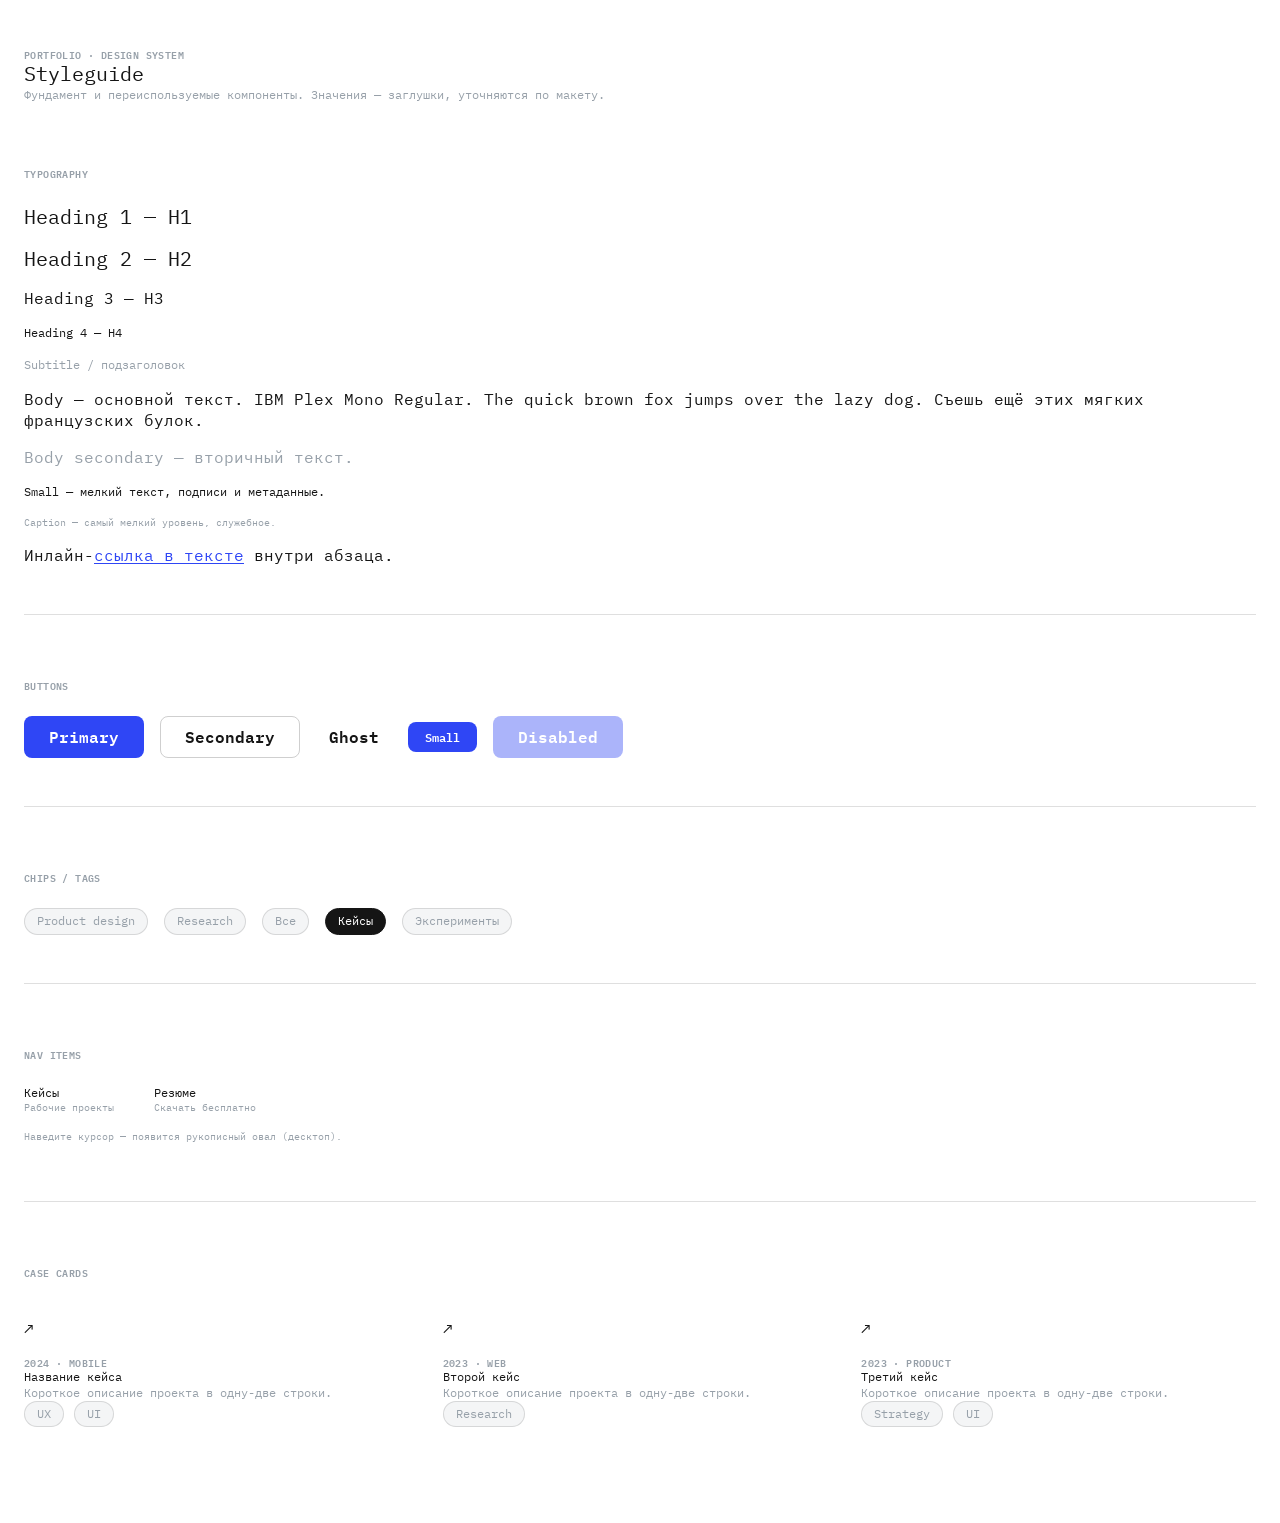
<file: styleguide.html>
<!DOCTYPE html>
<html lang="ru">
  <head>
    <meta charset="UTF-8" />
    <meta name="viewport" content="width=device-width, initial-scale=1.0" />
    <title>Design system — styleguide</title>

    <!-- Прелоад шрифтов для быстрого первого рендера -->
    <link
      rel="preload"
      href="assets/fonts/ibmplexmono-regular.woff2"
      as="font"
      type="font/woff2"
      crossorigin
    />
    <link
      rel="preload"
      href="assets/fonts/ibmplexmono-semibold.woff2"
      as="font"
      type="font/woff2"
      crossorigin
    />

    <link rel="stylesheet" href="styles/tokens.css" />
    <link rel="stylesheet" href="styles/base.css" />
    <link rel="stylesheet" href="styles/components.css" />

    <style>
      /* Локальные стили ТОЛЬКО для страницы-превью (не часть системы) */
      .sg-section {
        padding-block: var(--space-48);
        border-bottom: 1px solid var(--color-border);
      }
      .sg-section:last-child {
        border-bottom: 0;
      }
      .sg-label {
        margin-bottom: var(--space-24);
        color: var(--color-text-muted);
      }
      .sg-row {
        display: flex;
        flex-wrap: wrap;
        align-items: center;
        gap: var(--space-16);
      }
      .sg-stack > * + * {
        margin-top: var(--space-16);
      }
      .sg-cards {
        display: grid;
        grid-template-columns: repeat(3, 1fr);
        gap: var(--space-24);
      }
      @media (max-width: 768px) {
        .sg-cards {
          grid-template-columns: 1fr;
        }
      }
      .sg-swatches {
        display: grid;
        grid-template-columns: repeat(auto-fill, minmax(140px, 1fr));
        gap: var(--space-16);
      }
      .sg-swatch {
        border: 1px solid var(--color-border);
        border-radius: var(--radius-md);
        overflow: hidden;
      }
      .sg-swatch__color {
        height: 64px;
      }
      .sg-swatch__name {
        padding: var(--space-8) var(--space-12);
      }
    </style>
  </head>
  <body>
    <main class="container sg-stack" style="padding-block: var(--space-48)">
      <header>
        <p class="eyebrow">Portfolio · design system</p>
        <h1 class="h1">Styleguide</h1>
        <p class="subtitle">
          Фундамент и переиспользуемые компоненты. Значения — заглушки, уточняются
          по макету.
        </p>
      </header>

      <!-- Typography -->
      <section class="sg-section">
        <p class="eyebrow sg-label">Typography</p>
        <div class="sg-stack">
          <h1 class="h1">Heading 1 — H1</h1>
          <h2 class="h2">Heading 2 — H2</h2>
          <h3 class="h3">Heading 3 — H3</h3>
          <h4 class="h4">Heading 4 — H4</h4>
          <p class="subtitle">Subtitle / подзаголовок</p>
          <p class="body">
            Body — основной текст. IBM Plex Mono Regular. The quick brown fox
            jumps over the lazy dog. Съешь ещё этих мягких французских булок.
          </p>
          <p class="body body--secondary">Body secondary — вторичный текст.</p>
          <p class="small">Small — мелкий текст, подписи и метаданные.</p>
          <p class="caption">Caption — самый мелкий уровень, служебное.</p>
          <p class="body">
            Инлайн-<a href="#" class="text-link">ссылка в тексте</a> внутри абзаца.
          </p>
        </div>
      </section>

      <!-- Buttons -->
      <section class="sg-section">
        <p class="eyebrow sg-label">Buttons</p>
        <div class="sg-row">
          <button class="btn btn--primary">Primary</button>
          <button class="btn btn--secondary">Secondary</button>
          <button class="btn btn--ghost">Ghost</button>
          <button class="btn btn--primary btn--small">Small</button>
          <button class="btn btn--primary" disabled>Disabled</button>
        </div>
      </section>

      <!-- Chips -->
      <section class="sg-section">
        <p class="eyebrow sg-label">Chips / tags</p>
        <div class="sg-row">
          <span class="chip">Product design</span>
          <span class="chip">Research</span>
          <button class="chip chip--interactive">Все</button>
          <button class="chip chip--interactive chip--active">Кейсы</button>
          <button class="chip chip--interactive">Эксперименты</button>
        </div>
      </section>

      <!-- Nav items -->
      <section class="sg-section">
        <p class="eyebrow sg-label">Nav items</p>
        <div class="sg-row" style="gap: var(--space-40)">
          <a href="#" class="nav-item">
            <img
              class="nav-item__mark"
              src="assets/svg/case.svg"
              alt=""
              aria-hidden="true"
              width="112"
              height="40"
            />
            <span class="nav-item__title">Кейсы</span>
            <span class="nav-item__sub">Рабочие проекты</span>
          </a>
          <a href="#" class="nav-item">
            <img
              class="nav-item__mark"
              src="assets/svg/resume.svg"
              alt=""
              aria-hidden="true"
              width="134"
              height="39"
            />
            <span class="nav-item__title">Резюме</span>
            <span class="nav-item__sub">Скачать бесплатно</span>
          </a>
        </div>
        <p class="caption" style="margin-top: var(--space-16)">
          Наведите курсор — появится рукописный овал (десктоп).
        </p>
      </section>

      <!-- Case cards -->
      <section class="sg-section">
        <p class="eyebrow sg-label">Case cards</p>
        <div class="sg-cards">
          <a href="#" class="case-card">
            <div class="case-card__media"></div>
            <span class="case-card__arrow" aria-hidden="true">↗</span>
            <div class="case-card__body">
              <p class="eyebrow">2024 · Mobile</p>
              <h3 class="h4">Название кейса</h3>
              <p class="body body--secondary small">
                Короткое описание проекта в одну-две строки.
              </p>
              <div class="case-card__meta">
                <span class="chip">UX</span>
                <span class="chip">UI</span>
              </div>
            </div>
          </a>

          <a href="#" class="case-card">
            <div class="case-card__media"></div>
            <span class="case-card__arrow" aria-hidden="true">↗</span>
            <div class="case-card__body">
              <p class="eyebrow">2023 · Web</p>
              <h3 class="h4">Второй кейс</h3>
              <p class="body body--secondary small">
                Короткое описание проекта в одну-две строки.
              </p>
              <div class="case-card__meta">
                <span class="chip">Research</span>
              </div>
            </div>
          </a>

          <a href="#" class="case-card">
            <div class="case-card__media"></div>
            <span class="case-card__arrow" aria-hidden="true">↗</span>
            <div class="case-card__body">
              <p class="eyebrow">2023 · Product</p>
              <h3 class="h4">Третий кейс</h3>
              <p class="body body--secondary small">
                Короткое описание проекта в одну-две строки.
              </p>
              <div class="case-card__meta">
                <span class="chip">Strategy</span>
                <span class="chip">UI</span>
              </div>
            </div>
          </a>
        </div>
      </section>
    </main>

    <script src="scripts/main.js"></script>
  </body>
</html>
</file>
<file: styles/tokens.css>
/* ==========================================================================
   Design tokens — portfolio
   Значения-заглушки. Уточняются по макету в Figma.
   Всё, что переиспользуется, живёт здесь и подключается через var(--token).
   ========================================================================== */

/* ------- Fonts: IBM Plex Mono (локальные файлы, woff2, font-display: swap) ------- */

@font-face {
  font-family: "IBM Plex Mono";
  font-style: normal;
  font-weight: 400;
  font-display: swap;
  src: url("../assets/fonts/ibmplexmono-regular.woff2") format("woff2");
}

@font-face {
  font-family: "IBM Plex Mono";
  font-style: normal;
  font-weight: 600;
  font-display: swap;
  src: url("../assets/fonts/ibmplexmono-semibold.woff2") format("woff2");
}

:root {
  /* ---------------- Typography ---------------- */
  --font-mono: "IBM Plex Mono", ui-monospace, "SFMono-Regular", "Menlo", monospace;

  --font-weight-regular: 400;
  --font-weight-semibold: 600;

  /* Масштаб из Figma — всего 4 кегля (моно, компактный).
     Все текстовые стили в макете: IBM Plex Mono Regular, line-height 100%. */
  --font-size-26: 26px;          /* крупный заголовок на странице кейса */
  --font-size-20: 20px;
  --font-size-16: 16px;
  --font-size-12: 12px;
  --font-size-10: 10px;

  /* Семантические алиасы поверх реального масштаба */
  --font-size-h1: var(--font-size-20);      /* Main / section title */
  --font-size-h2: var(--font-size-20);
  --font-size-h3: var(--font-size-16);
  --font-size-h4: var(--font-size-12);       /* подзаголовок-метка */
  --font-size-body: var(--font-size-16);
  --font-size-small: var(--font-size-12);
  --font-size-caption: var(--font-size-10);

  /* В Figma line-height = «100%» — это натуральные метрики IBM Plex Mono.
     Задаём в px попарно к кеглю: доли (12 × 1.3 = 15.6) копят расхождение
     с макетом, целые px совпадают точно. */
  --line-height-26: 34px;
  --line-height-20: 26px;
  --line-height-16: 21px;
  --line-height-12: 16px;
  --line-height-10: 13px;

  /* Запасной коэффициент для произвольного текста */
  --line-height-base: 1.3;
  --line-height-tight: var(--line-height-base);
  --line-height-heading: var(--line-height-base);
  --line-height-body: var(--line-height-base);

  /* В макете letter-spacing = 0 везде */
  --letter-spacing-tight: 0;
  --letter-spacing-normal: 0;
  --letter-spacing-wide: 0.04em;             /* только для eyebrow-меток */

  /* ---------------- Colors (из Figma) ---------------- */
  --color-bg: #ffffff;                       /* white */
  --color-surface: #f4f5f6;                  /* grey */
  --color-surface-hover: #eceef0;            /* производное (нет в Figma) */

  --color-text: #151515;                     /* black */
  --color-text-secondary: #97a0a9;           /* dark gray */
  --color-text-muted: #97a0a9;               /* dark gray */
  --color-text-inverse: #ffffff;             /* white */

  --color-accent: #2f46f5;                   /* blue accent */
  --color-accent-hover: #2135d4;             /* производное (нет в Figma) */

  --color-border: #61616133;                 /* border (≈20% alpha) */
  --color-border-strong: #6161614d;          /* производное — плотнее */

  --color-focus: #2f46f5;                    /* blue accent */

  --color-eilish-bg: #066e97;                /* подложка под eilish.png в коллаже */

  /* ---------------- Spacing scale (4pt) ---------------- */
  --space-2: 2px;
  --space-4: 4px;
  --space-8: 8px;
  --space-12: 12px;
  --space-16: 16px;
  --space-20: 20px;
  --space-24: 24px;
  --space-32: 32px;
  --space-40: 40px;
  --space-48: 48px;
  --space-64: 64px;
  --space-80: 80px;
  --space-96: 96px;

  /* ---------------- Radii ---------------- */
  --radius-24: 24px;             /* из Figma (числовой токен 24) — скриншоты в карточке */
  --radius-34: 34px;             /* скриншоты с обводкой в коллаже */
  --radius-sm: 4px;
  --radius-md: 8px;
  --radius-lg: 16px;
  --radius-pill: 999px;

  /* ---------------- Layout ---------------- */
  --container-max: 1232px;
  --container-gutter: 24px;      /* поля по бокам между брейкпоинтами */
  --container-gutter-mobile: 16px;

  /* Брейкпоинты (для справки; в @media используем явные px) */
  --bp-desktop: 1280px;
  --bp-collapse: 768px;          /* ниже — одна колонка / мобильная раскладка */
  --bp-mobile: 375px;

  /* ---------------- Header / navigation ---------------- */
  --nav-columns: 5;              /* лого + 4 пункта */
  /* Сдвиг рукописной пометки от центра пункта. По умолчанию — по центру,
     отдельные пункты подстроены вручную. */
  --nav-mark-offset-x: 0px;
  --nav-mark-offset-y: 0px;

  --nav-mark-link-x: 2.5px;      /* левый край пометки −10px от текста, как в макете */
  --nav-mark-link-y: 4px;
  --nav-mark-resume-x: 2px;
  --nav-mark-resume-y: 2px;
  --nav-column-gap: 33px;        /* из макета: 5×220 + 4×33 = 1232 */
  --header-padding-top: var(--space-24);
  --logo-width: 48px;
  --logo-height: 26px;

  /* Мобильное меню (из макета) */
  --menu-width: 280px;
  --menu-padding: var(--space-20);
  --menu-item-gap: var(--space-16);
  --menu-list-offset: 27px;      /* от крестика до первого пункта (макет: y=75) */
  --burger-size: 28px;
  --scrim-color: rgba(21, 21, 21, 0.25);

  /* ---------------- Hero ---------------- */
  --hero-max-width: 420px;       /* ширина текстовой колонки первого экрана */
  --hero-offset-top: 67px;       /* от низа навбара до тезиса */
  --hero-text-gap: var(--space-8); /* между тезисом и описанием */

  /* Рукописная линия под словом «впервые» в тезисе (позиция из макета) */
  --hero-underline-left: 251px;
  --hero-underline-top: 49px;

  /* Пометка «упрощаю людям жизнь». Отрисована в размер макета (ширина 66px,
     см. .hero__note). Позиция сохраняет центр из макета — тот же, что и при
     прежнем размере 50×43 (было left 430 / top -30 при центре 455 / -8.5). */
  --hero-note-left: 422px;
  --hero-note-top: -37px;

  /* Рукописные SVG-пометки: наклон задаётся здесь, не в файле */
  --note-rotate: -6deg;

  /* ============ ДВИЖЕНИЕ — все тайминги здесь ============ */

  /* Прорисовка пометок «от руки» */
  --note-draw-duration: 1s;
  --note-draw-ease: cubic-bezier(0.33, 0, 0.2, 1); /* ease-out: быстро стартует, мягко тормозит */
  --note-draw-stagger: 0.12s;                      /* между штрихами внутри одной пометки */
  --note-draw-budget: 2s;                          /* потолок времени одной пометки:
     у многоштриховых надписей шаг сжимается, чтобы фраза не писалась вечность */

  /* Появление пометок внутри блока */
  --notes-lead: 0.8s;    /* пауза после попадания блока во вьюпорт */
  --notes-step: 0.4s;    /* между пометками одного блока (порядок — data-order) */
  --notes-lead-reveal: 0.3s; /* пауза, если блок перед этим проявлялся:
     ожидание уже отработало само проявление, длинная пауза сверху не нужна */

  /* Большое «сердце» в первом экране: один раз рисуется и стирается.
     Стартует через 1с после того, как дорисовались first_time (~1.8с)
     и upro (~3.2с) — то есть на 4.2с. */
  --hero-heart-duration: 10s;
  --hero-heart-delay: 4.2s;

  /* Проявление контента при скролле */
  --reveal-duration: 1.1s;
  --reveal-ease: cubic-bezier(0.33, 0, 0.2, 1);
  --reveal-shift: 28px;  /* сдвиг снизу вверх */
  --reveal-stagger: 0.18s; /* между элементами одной группы */

  /* ---------------- Sections ---------------- */
  --section-gap: 64px;                  /* между секциями */
  --section-header-gap: var(--space-4); /* заголовок → подпись */
  --section-content-gap: var(--space-16); /* шапка секции → контент */

  /* ---------------- Case card (из макета) ---------------- */
  --card-pic-height: 470px;      /* серая панель */
  --card-screen-width: 243px;    /* скриншот телефона */
  --card-screen-height: 526px;   /* выше панели — обрезается намеренно */
  --card-screens-offset: 86px;   /* сдвиг центра скриншотов вниз */
  --cases-gap: var(--space-12);  /* между карточками в ряду */
  --card-underline-offset: 5px;  /* линия под описанием на hover, от базовой линии */
  --card-hover-scrim: rgba(21, 21, 21, 0.05); /* затемнение панели на hover */

  /* ---------------- Side quests: крупные проекты ---------------- */
  --project-pic-height: 400px;
  --project-screen-width: 592px;
  --project-screen-height: 496px;
  --project-screen-offset-x: -31px;      /* сдвиг экрана от центра панели */
  --project-screen-offset-x-alt: 31px;   /* у второго проекта — в другую сторону */
  --project-screen-offset-y: 88px;
  --projects-gap: var(--space-12);
  --project-title-narrow: 88px;  /* узкое название на мобиле (Трейдинг платформа) */

  /* ---------------- Side quests: коллаж ---------------- */
  --collage-gap: var(--space-12);
  --collage-unit: 272px;         /* базовая плитка */
  --collage-col-narrow: 96px;    /* добор до широкой плитки: 272+12+96 = 380 */
  --collage-offset: 40px;        /* от крупных проектов до коллажа */
  --section-gap-lg: 120px;       /* увеличенный отступ секции (сайд квесты, обо мне) */

  /* ---------------- Обо мне ---------------- */
  --about-text-width: 460px;     /* ширина абзаца на десктопе */
  --about-card-size: 260px;      /* фото в ленте */
  --about-strip-gap: var(--space-12);
  /* Пометка «воина» привязана к самому слову (см. .about-word), позиция —
     не токенами. Остаётся только наклон. */
  --about-note-rotate: 0deg;     /* в макете не повёрнута — она подчёркивает слово */

  /* ---------------- Страница кейса ---------------- */
  /* Шапка кейса — та же карточка, но крупнее и с тремя экранами */
  --case-hero-panel-height: 507px;
  --case-hero-screen-width: 264px;
  --case-hero-screen-height: 572px;
  --case-hero-screens-gap: var(--space-24);
  --case-hero-gap: var(--space-32);      /* панель → подпись (у обычной карточки 16) */
  --case-hero-title-size: var(--font-size-26);
  --case-hero-title-line: var(--line-height-26);

  --case-hero-offset: var(--hero-offset-top); /* от навбара до шапки кейса */
  --case-link-gap: var(--space-8);       /* от шапки до ссылки */
  --case-content-gap: var(--space-32);   /* от ссылки до контента */
  --case-section-gap: 80px;              /* между секциями разбора */

  /* Секция разбора */
  --case-panel-height: 604px;
  --case-panel-padding: 0px;
  --case-screen-width: 231px;
  --case-screen-height: 500px;
  --case-screens-gap: var(--space-24);
  --case-block-gap: var(--space-24);     /* от панели до текста */
  --case-text-width: 558px;              /* колонка текста */
  --case-text-gap: var(--space-32);      /* между колонками */
  --case-item-gap: var(--space-8);       /* заголовок → текст */
  --star-item-gap: var(--space-32);      /* между частями STAR */


  /* ---------------- Футер ---------------- */
  --footer-gap: 130px;           /* от секции «обо мне» до футера */
  --footer-padding-bottom: 53px; /* воздух под футером (из макета) */
  --footer-contacts-width: 200px;/* колонка контактов на мобиле */
  --footer-item-gap: var(--space-16);

  /* ---------------- Effects (тени не заданы в Figma — заглушки) ---------------- */
  --shadow-card: 0 1px 2px rgba(21, 21, 21, 0.06);
  --shadow-card-hover: 0 8px 24px rgba(21, 21, 21, 0.12);

  --transition-fast: 120ms ease;
  --transition-base: 200ms ease;

  /* Переход между страницами (View Transitions) */
  --page-transition-duration: 0.4s;

  --focus-ring: 2px solid var(--color-focus);
  --focus-offset: 2px;
}
</file>
<file: styles/base.css>
/* ==========================================================================
   Base — reset, layout container, typography
   ========================================================================== */

/* ---------------- Reset ---------------- */
*,
*::before,
*::after {
  box-sizing: border-box;
}

html {
  -webkit-text-size-adjust: 100%;
  -webkit-font-smoothing: antialiased;
  text-rendering: optimizeLegibility;
}

body {
  margin: 0;
  background-color: var(--color-bg);
  color: var(--color-text);
  font-family: var(--font-mono);
  font-weight: var(--font-weight-regular);
  font-size: var(--font-size-body);
  line-height: var(--line-height-body);
}

img,
svg,
video {
  display: block;
  max-width: 100%;
}

a {
  color: inherit;
  text-decoration: none;
}

button {
  font: inherit;
  color: inherit;
}

ul,
ol {
  margin: 0;
  padding: 0;
  list-style: none;
}

/* У figure в браузере свои поля (1em 40px) — снимаем */
figure {
  margin: 0;
}

/* Общий видимый фокус для клавиатуры */
:focus-visible {
  outline: var(--focus-ring);
  outline-offset: var(--focus-offset);
}

/* ---------------- Layout container ---------------- */
/* Поля добавляются СНАРУЖИ контентной ширины:
   контент = --container-max (1232), поля — сверх него. */
.container {
  width: 100%;
  max-width: calc(var(--container-max) + var(--container-gutter) * 2);
  margin-inline: auto;
  padding-inline: var(--container-gutter);
}

@media (max-width: 768px) {
  :root {
    --container-gutter: var(--container-gutter-mobile);
  }
}

/* ---------------- Typography ---------------- */
.h1,
.h2,
.h3,
.h4 {
  margin: 0;
  /* В Figma заголовки — Regular. Semibold доступен как акцент при желании. */
  font-weight: var(--font-weight-regular);
  line-height: var(--line-height-heading);
  letter-spacing: var(--letter-spacing-normal);
}

.h1 {
  font-size: var(--font-size-h1);
  line-height: var(--line-height-20);
}

.h2 {
  font-size: var(--font-size-h2);
  line-height: var(--line-height-20);
}

.h3 {
  font-size: var(--font-size-h3);
  line-height: var(--line-height-16);
}

.h4 {
  font-size: var(--font-size-h4);
  line-height: var(--line-height-12);
}

/* Подзаголовок / надзаголовок-метка */
.subtitle {
  margin: 0;
  font-size: var(--font-size-h4);
  font-weight: var(--font-weight-regular);
  line-height: var(--line-height-12);
  color: var(--color-text-secondary);
}

.eyebrow {
  margin: 0;
  font-size: var(--font-size-caption);
  line-height: var(--line-height-10);
  font-weight: var(--font-weight-semibold);
  letter-spacing: var(--letter-spacing-wide);
  text-transform: uppercase;
  color: var(--color-text-muted);
}

/* Основной текст */
.body {
  margin: 0;
  font-size: var(--font-size-body);
  line-height: var(--line-height-16);
}

.body--secondary {
  color: var(--color-text-secondary);
}

.small {
  font-size: var(--font-size-small);
  line-height: var(--line-height-12);
}

.caption {
  font-size: var(--font-size-caption);
  line-height: var(--line-height-10);
  color: var(--color-text-muted);
}

/* Утилита для инлайн-ссылки в тексте */
.text-link {
  color: var(--color-accent);
  text-decoration: underline;
  text-underline-offset: 2px;
  transition: color var(--transition-fast);
}

@media (hover: hover) {
  .text-link:hover {
    color: var(--color-accent-hover);
  }
}

/* ---------------- Адаптив типографики ----------------
   Масштаб из Figma компактный (макс. 20px) и одинаково работает на мобайле,
   поэтому кегли не уменьшаем. Оставлено местом под уточнение по мобильному макету. */
</file>
<file: styles/page-transitions.css>
/* ==========================================================================
   Переход между страницами — кросс-документные View Transitions.

   Опт-ин нужен на ОБОИХ документах (уходящем и приходящем), поэтому файл
   подключён на всех страницах. Где API не поддержан (Firefox и старые
   браузеры) — переход просто не проигрывается, навигация обычная.

   ВАЖНО: гасим ТОЛЬКО приходящую страницу (проявляем поверх). Уходящую не
   трогаем — она остаётся непрозрачной снизу. Если гасить обе (кроссфейд по
   opacity), на середине перехода обе полупрозрачные и сквозь них проступает
   белый фон — это читается как вспышка. Приходящая рисуется ПОВЕРХ уходящей,
   поэтому её проявления достаточно, а белому зазору взяться неоткуда.
   ========================================================================== */
/* ВРЕМЕННО ОТКЛЮЧЕНО для диагностики мигания.
   С этим опт-ином Chrome берёт отрисовку перехода на себя, и в момент
   навигации на кадр мелькает белое (новая страница ещё не готова). Без него
   работает встроенное «paint holding» Chrome: старая страница держится на
   экране, пока не отрисуется новая — переход без вспышки, но и без кроссфейда.
@view-transition {
  navigation: auto;
}
*/

/* Уходящая страница держится непрозрачной весь переход (без анимации), потом
   убирается — под ней никогда не видно фон. */
::view-transition-old(root) {
  animation: none;
}

/* Приходящая проявляется снизу вверх поверх уходящей. */
::view-transition-new(root) {
  animation: page-in var(--page-transition-duration) var(--reveal-ease) both;
}

@keyframes page-in {
  from {
    opacity: 0;
    transform: translateY(16px);
  }
}

/* «Уменьшить движение» — мгновенная смена без анимации */
@media (prefers-reduced-motion: reduce) {
  ::view-transition-old(root),
  ::view-transition-new(root) {
    animation: none;
  }
}
</file>
<file: styles/components.css>
/* ==========================================================================
   Components — button, chip/tag, case card, nav item
   Правило hover/touch:
     • hover-эффекты — только под @media (hover: hover) (десктоп с мышью)
     • на тач-устройствах @media (hover: none) показываем "активный" вид
       по умолчанию, чтобы эффект был виден без наведения
   ========================================================================== */

/* ============================ Button ============================ */
.btn {
  display: inline-flex;
  align-items: center;
  justify-content: center;
  gap: var(--space-8);
  padding: var(--space-12) var(--space-24);
  border: 1px solid transparent;
  border-radius: var(--radius-md);
  font-family: var(--font-mono);
  font-size: var(--font-size-body);
  font-weight: var(--font-weight-semibold);
  line-height: 1;
  text-align: center;
  cursor: pointer;
  user-select: none;
  transition: background-color var(--transition-fast),
    border-color var(--transition-fast), color var(--transition-fast),
    transform var(--transition-fast);
}

.btn:active {
  transform: translateY(1px);
}

/* Primary */
.btn--primary {
  background-color: var(--color-accent);
  color: var(--color-text-inverse);
}

@media (hover: hover) {
  .btn--primary:hover {
    background-color: var(--color-accent-hover);
  }
}

/* Secondary (обводка) */
.btn--secondary {
  background-color: transparent;
  border-color: var(--color-border-strong);
  color: var(--color-text);
}

@media (hover: hover) {
  .btn--secondary:hover {
    border-color: var(--color-text);
    background-color: var(--color-surface);
  }
}

/* Ghost (текстовая) */
.btn--ghost {
  background-color: transparent;
  color: var(--color-text);
  padding-inline: var(--space-12);
}

@media (hover: hover) {
  .btn--ghost:hover {
    background-color: var(--color-surface);
  }
}

.btn--small {
  padding: var(--space-8) var(--space-16);
  font-size: var(--font-size-small);
}

.btn[disabled],
.btn[aria-disabled="true"] {
  opacity: 0.4;
  pointer-events: none;
}

/* ============================ Chip / Tag ============================ */
.chip {
  display: inline-flex;
  align-items: center;
  gap: var(--space-8);
  padding: var(--space-4) var(--space-12);
  border: 1px solid var(--color-border);
  border-radius: var(--radius-pill);
  background-color: var(--color-surface);
  color: var(--color-text-secondary);
  font-size: var(--font-size-small);
  line-height: 1.4;
  white-space: nowrap;
}

/* Кликабельный вариант чипа (фильтр/тег-ссылка) */
.chip--interactive {
  cursor: pointer;
  transition: background-color var(--transition-fast),
    border-color var(--transition-fast), color var(--transition-fast);
}

@media (hover: hover) {
  .chip--interactive:hover {
    border-color: var(--color-border-strong);
    color: var(--color-text);
  }
}

.chip--active {
  background-color: var(--color-text);
  border-color: var(--color-text);
  color: var(--color-text-inverse);
}

/* ============================ Section header ============================
   Паттерн «заголовок + подпись под ним». Используется секциями.
   ---------------------------------------------------------------------- */
.section-header__title {
  margin: 0;
  font-size: var(--font-size-h1);        /* 20px */
  font-weight: var(--font-weight-regular);
  line-height: var(--line-height-20);
  color: var(--color-text);
}

.section-header__subtitle {
  margin: var(--section-header-gap) 0 0;
  font-size: var(--font-size-small);     /* 12px */
  line-height: var(--line-height-12);
  color: var(--color-text-secondary);
}

/* ============================ Case card ============================
   Из макета: серая панель со скриншотами (обрезается по краям),
   под ней строка «название + описание».
   Hover — рукописный овал вокруг названия и подчёркивание описания.
   ------------------------------------------------------------------ */
.case-card {
  display: flex;
  flex-direction: column;
  gap: var(--space-16);
  color: inherit;
}

/* Серая панель-подложка. Скриншоты выше панели и намеренно обрезаются по низу. */
.case-card__pic {
  position: relative;
  height: var(--card-pic-height);
  width: 100%;
  overflow: hidden;
  background-color: var(--color-surface);
  container-type: inline-size;
}

/* Затемнение панели на hover. Слой лежит ПОД скриншотами (z-index 0 против
   1 у .case-card__screens): темнеет только серый фон, сами экраны остаются
   как есть. */
.case-card__pic::after {
  content: "";
  position: absolute;
  inset: 0;
  z-index: 0;
  background-color: transparent;
  pointer-events: none;
  transition: background-color var(--transition-base);
}

.case-card__screens {
  z-index: 1;
  position: absolute;
  left: 50%;
  top: calc(50% + var(--card-screens-offset));
  translate: -50% -50%;
  display: flex;
  align-items: center;
  gap: var(--space-12);
}

.case-card__screen {
  flex-shrink: 0;
  width: var(--card-screen-width);
  height: var(--card-screen-height);
  border: 1px solid var(--color-border);
  border-radius: var(--radius-24);
  overflow: hidden;
}

.case-card__screen img {
  width: 100%;
  height: 100%;
  object-fit: cover;
  pointer-events: none;
}

/* Дополнительные скриншоты показываем, только если они помещаются в карточку.
   Считаем по ширине самой карточки, а не экрана: иначе на «одноколоночной»
   широкой карточке остаётся один скриншот посреди пустой панели.
   На 1280 (карточка 610) — два, на 375 (343) — один, как в макете. */
@container (max-width: 900px) {
  .case-card__screen--tertiary {
    display: none;
  }
}

@container (max-width: 560px) {
  .case-card__screen--secondary {
    display: none;
  }
}

/* Строка с названием и описанием.
   flex-start, чтобы при переносе описания название осталось на первой строке.
   Тот же паттерн используют крупные проекты в сайд квестах. */
.case-card__text,
.project-card__text {
  display: flex;
  align-items: flex-start;
  gap: var(--space-8);
  font-size: var(--font-size-body);      /* 16px */
  line-height: var(--line-height-16);
}

.case-card__title,
.project-card__title {
  position: relative;
  flex-shrink: 0;
  white-space: nowrap;
  color: var(--color-text);
}

.project-card__description {
  flex: 1 0 0;
  min-width: 0;
  color: var(--color-text-secondary);
}

.case-card__description {
  position: relative;
  flex: 1 0 0;
  min-width: 0;
  color: var(--color-text-secondary);
}

/* Подчёркивание описания (в макете — *_line2.svg, прямая линия акцентом).
   Не text-decoration: его нельзя «нарисовать» — поэтому линия сделана
   фоновым градиентом, у которого на hover растёт ширина. Тайминги общие
   с рукописными пометками (--note-draw-*), чтобы овал вокруг названия
   и линия рисовались как один жест.

   Обёртка инлайновая, а не сам .case-card__description: тот тянется на всю
   колонку (554px против 422px текста), и линия была бы длиннее строки.
   box-decoration-break: clone — своя линия для каждой строки при переносе. */
.case-card__underline {
  background-image: linear-gradient(var(--color-accent), var(--color-accent));
  background-repeat: no-repeat;
  background-position: 0 100%;
  background-size: 0 1px;
  padding-bottom: var(--card-underline-offset);
  -webkit-box-decoration-break: clone;
  box-decoration-break: clone;
  transition: background-size var(--note-draw-duration) var(--note-draw-ease);
}

/* Рукописный овал вокруг названия */
.case-card__mark {
  position: absolute;
  top: 50%;
  left: 50%;
  translate: -50% -50%;
  max-width: none;
  opacity: 0;
  pointer-events: none;
  transition: opacity var(--transition-base);
}

/* Десктоп с мышью — по наведению.
   Селектор с a, потому что карточка-шапка кейса не ссылка и подсвечиваться
   не должна. */
@media (hover: hover) {
  a.case-card:hover .case-card__mark {
    opacity: 1;
  }

  a.case-card:hover .case-card__underline {
    background-size: 100% 1px;
  }

  a.case-card:hover .case-card__pic::after {
    background-color: var(--card-hover-scrim);
  }
}

/* Тач — вся карточка ссылка, тап ведёт на кейс.
   Пометки показываем на нажатии как обратную связь. */
@media (hover: none) {
  a.case-card:active .case-card__mark {
    opacity: 1;
  }

  a.case-card:active .case-card__underline {
    background-size: 100% 1px;
  }

  a.case-card:active .case-card__pic::after {
    background-color: var(--card-hover-scrim);
  }
}

/* ---- Шапка кейса: та же карточка, крупнее и с тремя экранами ---- */
.case-card--hero {
  --card-pic-height: var(--case-hero-panel-height);
  --card-screen-width: var(--case-hero-screen-width);
  --card-screen-height: var(--case-hero-screen-height);
  gap: var(--case-hero-gap);
}

.case-card--hero .case-card__screens {
  gap: var(--case-hero-screens-gap);
}

.case-card--hero .case-card__text {
  font-size: var(--case-hero-title-size);
  line-height: var(--case-hero-title-line);
}


/* ============================ Nav item ============================
   Из макета: две строки — title (12px, black) и sub (10px, dark gray).
   Hover на десктопе — рукописный синий овал (SVG) поверх пункта.
   Пункт сжимается по контенту, чтобы овал центрировался по тексту,
   а не по всей колонке сетки.
   ------------------------------------------------------------------ */
.nav-item {
  position: relative;
  display: inline-flex;
  flex-direction: column;
  align-items: flex-start;
  width: fit-content;
  color: var(--color-text);
  cursor: pointer;
}

.nav-item__title {
  font-size: var(--font-size-small);   /* 12px */
  line-height: var(--line-height-12);
  color: var(--color-text);
}

.nav-item__sub {
  font-size: var(--font-size-caption); /* 10px */
  line-height: var(--line-height-10);
  color: var(--color-text-secondary);
}

/* Рукописный овал-пометка.
   По умолчанию по центру пункта; --nav-mark-offset-x сдвигает по горизонтали. */
.nav-item__mark {
  position: absolute;
  top: 50%;
  left: 50%;
  translate: calc(-50% + var(--nav-mark-offset-x))
    calc(-50% + var(--nav-mark-offset-y));
  max-width: none;                     /* овал шире текста — не сжимаем */
  opacity: 0;
  pointer-events: none;
  transition: opacity var(--transition-base);
}

/* Пометки, подстроенные вручную под свой пункт */
.nav-item--mark-link {
  --nav-mark-offset-x: var(--nav-mark-link-x);
  --nav-mark-offset-y: var(--nav-mark-link-y);
}

.nav-item--mark-resume {
  --nav-mark-offset-x: var(--nav-mark-resume-x);
  --nav-mark-offset-y: var(--nav-mark-resume-y);
}

/* Десктоп с мышью — овал по наведению */
@media (hover: hover) {
  .nav-item:hover .nav-item__mark {
    opacity: 1;
  }
}

/* Тач — овал не показываем: на мобиле пункты живут в бургер-меню,
   где в макете пометок нет. Обратная связь — на нажатии. */
@media (hover: none) {
  .nav-item:active .nav-item__mark {
    opacity: 1;
  }
}

/* В мобильном меню пункт крупнее (16 / 12), овалов там в макете нет.
   Правило намеренно ограничено меню: в футере пункты остаются 12 / 10. */
@media (max-width: 768px) {
  .site-nav .nav-item__title {
    font-size: var(--font-size-body);  /* 16px */
    line-height: var(--line-height-16);
  }

  .site-nav .nav-item__sub {
    font-size: var(--font-size-small); /* 12px */
    line-height: var(--line-height-12);
  }

  .site-nav .nav-item__mark {
    display: none;
  }
}

/* На мобиле пункт с этим модификатором обведён всегда
   (в макете — Telegram в футере). На десктопе у него обычный hover. */
@media (max-width: 768px) {
  .nav-item--marked .nav-item__mark {
    opacity: 1;
  }
}

/* ============================ About card ============================
   Фото в ленте «Обо мне». Кадр один и тот же (цветной fotoNh), в покое
   обесцвечен фильтром. Так состояния совпадают по кадрированию:
   при двух разных файлах вертикальные h-версии (424×520) в квадратной
   плитке масштабировались сильнее и «наезжали» на hover.
   ------------------------------------------------------------------ */
.about-card {
  margin: 0;
  flex: 0 0 auto;
  width: var(--about-card-size);
  height: var(--about-card-size);
  overflow: hidden;
  background-color: var(--color-surface);
}

.about-card__img {
  width: 100%;
  height: 100%;
  object-fit: cover;
  filter: grayscale(1);
  transition: filter var(--transition-base);
}

/* Десктоп — по наведению */
@media (hover: hover) {
  .about-card:hover .about-card__img {
    filter: grayscale(0);
  }
}

/* Тач — по нажатию */
@media (hover: none) {
  .about-card:active .about-card__img {
    filter: grayscale(0);
  }
}
</file>
<file: styles/sections.css>
/* ==========================================================================
   Sections — header + hero (первый экран)
   Все значения — через токены из tokens.css.
   ========================================================================== */

/* ============================ Site header ============================ */
.site-header {
  padding-top: var(--header-padding-top);
}

/* Десктоп: сетка 5 колонок (лого + 4 пункта), зазор из макета */
.site-header__inner {
  display: grid;
  grid-template-columns: repeat(var(--nav-columns), 1fr);
  column-gap: var(--nav-column-gap);
  align-items: start;
}

.site-header__logo {
  display: inline-flex;
  align-items: center;
}

/* Логотип. Это не <img>, а закрашенная маска: так знак перекрашивается
   токеном (на hover — акцентный синий), а не остаётся картинкой с зашитым
   в файл цветом. Форму задаёт альфа-канал name.svg, его fill не участвует.
   Шапка и футер используют один и тот же знак. */
.site-logo {
  display: block;
  width: var(--logo-width);
  height: var(--logo-height);
  background-color: var(--color-text);
  -webkit-mask: url("../assets/svg/name.svg") no-repeat center / contain;
  mask: url("../assets/svg/name.svg") no-repeat center / contain;
  transition: background-color var(--transition-base);
}

@media (hover: hover) {
  .site-header__logo:hover .site-logo,
  .site-footer__logo:hover .site-logo {
    background-color: var(--color-accent);
  }
}

/* Тач — обратная связь на нажатии, как у остальных ссылок */
@media (hover: none) {
  .site-header__logo:active .site-logo,
  .site-footer__logo:active .site-logo {
    background-color: var(--color-accent);
  }
}

/* На десктопе обёртки «растворяются», и пункты становятся ячейками сетки */
.site-nav,
.site-nav__list {
  display: contents;
}

/* flex убирает лишний базовый интерлиньяж под инлайновой ссылкой */
.site-nav__list > li {
  display: flex;
}

/* Бургер, крестик и затемнение на десктопе не нужны */
.burger,
.site-nav__panel-head,
.site-nav__scrim {
  display: none;
}

/* ============================ Hero ============================ */
.hero {
  position: relative;
  max-width: var(--hero-max-width);
  margin-top: var(--hero-offset-top);
}

.hero__title {
  font-size: var(--font-size-h1);          /* 20px */
  line-height: var(--line-height-20);
  color: var(--color-text);
}

.hero__description {
  margin-top: var(--hero-text-gap);
  font-size: var(--font-size-small);       /* 12px */
  line-height: var(--line-height-12);
  color: var(--color-text-secondary);
}

/* Рукописная линия под словом «впервые» — декор.
   Позиционируется абсолютно относительно .hero. */
.hero__underline {
  position: absolute;
  left: var(--hero-underline-left);
  top: var(--hero-underline-top);
  pointer-events: none;
  user-select: none;
}

/* Рукописная пометка — декор.
   Позиционируется абсолютно относительно .hero, наклон — в CSS. */
.hero__note {
  position: absolute;
  top: var(--hero-note-top);
  left: var(--hero-note-left);
  rotate: var(--note-rotate);
  pointer-events: none;
  user-select: none;
  /* До ширины из макета (66px); высота — по пропорции файла (50×43),
     чтобы рисунок не растянулся. Общий размер для десктопа и мобилы. */
  width: 66px;
  height: auto;
}

/* ---------------- Большое «сердце»-росчерк из макета ----------------
   Тонкая синяя линия справа в первом экране. Рисуется снизу вверх (как
   пометки), затем стирается тем же движением, цикл повторяется.
   Позиция — из макета, относительно .hero. overflow: visible, потому что
   верхний завиток выходит за viewBox экспортированного файла. */
.hero-heart {
  position: absolute;
  z-index: -1;                 /* за текстом хиро */
  left: 599px;
  top: -120px;
  width: 514px;                /* = viewBox, масштаб 1:1 к макету */
  height: auto;
  max-width: none;             /* иначе глобальный reset svg{max-width:100%} сожмёт */
  overflow: visible;
  pointer-events: none;
  user-select: none;
}

.hero-heart path {
  stroke-dasharray: 1;         /* path имеет pathLength="1" */
  stroke-dashoffset: 1;        /* спрятана, пока не «нарисуется» */
  /* один раз: нарисовалась, стёрлась и больше не появляется.
     linear — равномерная скорость на всём рисовании и стирании. */
  animation: hero-heart-draw var(--hero-heart-duration) linear
    var(--hero-heart-delay) 1;
}

@keyframes hero-heart-draw {
  0% {
    stroke-dashoffset: 1;      /* пусто */
  }
  40% {
    stroke-dashoffset: 0;      /* нарисована целиком */
  }
  55% {
    stroke-dashoffset: 0;      /* пауза с полной линией */
  }
  95% {
    stroke-dashoffset: -1;     /* стёрлась тем же движением */
  }
  100% {
    stroke-dashoffset: -1;     /* пусто — стык с началом цикла бесшовный */
  }
}

/* «Уменьшить движение» — показываем сердце статично, нарисованным целиком */
@media (prefers-reduced-motion: reduce) {
  .hero-heart path {
    animation: none;
    stroke-dashoffset: 0;
  }
}

/* ============================ Cases ============================ */
.section {
  margin-top: var(--section-gap);
}

.section__content {
  margin-top: var(--section-content-gap);
}

/* Две карточки в ряд; ниже 768px — одна колонка */
.cases-grid {
  display: grid;
  grid-template-columns: repeat(2, 1fr);
  gap: var(--cases-gap);
}

/* ============================ Side quests ============================ */
.section--spaced {
  margin-top: var(--section-gap-lg);
}

/* Крупные проекты — два в ряд, как кейсы */
.projects-grid {
  display: grid;
  grid-template-columns: repeat(2, 1fr);
  gap: var(--projects-gap);
}

.project-card {
  display: flex;
  flex-direction: column;
  gap: var(--space-16);
}

.project-card__pic {
  position: relative;
  height: var(--project-pic-height);
  overflow: hidden;
  background-color: var(--color-surface);
}

/* Экран сдвинут от центра панели и обрезается её краями */
.project-card__screen {
  position: absolute;
  left: 50%;
  top: 50%;
  translate: calc(-50% + var(--project-screen-offset-x))
    calc(-50% + var(--project-screen-offset-y));
  width: var(--project-screen-width);
  height: var(--project-screen-height);
  border: 1px solid var(--color-border);
  border-radius: var(--radius-lg);
  overflow: hidden;
}

.project-card__screen img {
  width: 100%;
  height: 100%;
  object-fit: cover;
}

/* Второй проект — экран сдвинут в другую сторону */
.project-card--shift-right {
  --project-screen-offset-x: var(--project-screen-offset-x-alt);
}

/* ---------------- Коллаж ----------------
   Десктоп: сетка 5 колонок × 3 ряда. Колонки 272 / 96 / 272 / 272 / 272
   при зазоре 12 дают ровно 1232 (широкая плитка = 272 + 12 + 96 = 380).
   Обёртки ленты «растворяются», плитки становятся ячейками сетки. */
.collage {
  margin-top: var(--collage-offset);
  display: grid;
  grid-template-columns:
    var(--collage-unit) var(--collage-col-narrow)
    var(--collage-unit) var(--collage-unit) var(--collage-unit);
  grid-template-rows: repeat(3, var(--collage-unit));
  gap: var(--collage-gap);
  /* если сетка не влезает по ширине — прокручивается внутри себя,
     страница горизонтально не едет */
  overflow-x: auto;
}

.collage__scroll,
.collage__strip {
  display: contents;
}

.collage__tile {
  position: relative;
  margin: 0;
  overflow: hidden;
  background-color: var(--color-surface);
}

/* Картинка центрируется в плитке; высота задаётся долей от плитки,
   ширина считается сама из пропорций файла */
.collage__tile img {
  position: absolute;
  left: 50%;
  top: 50%;
  translate: -50% -50%;
  width: auto;
  height: var(--tile-img-height);
  max-width: none;
  border-radius: var(--radius-24);
}

/* Светлые скриншоты сливаются с белым фоном страницы — как в макете им нужна
   рамка, тот же приём, что у экранов в карточках кейсов. Радиус у них крупнее
   базового (34 против 24). */
.collage__tile--respon img,
.collage__tile--52days img,
.collage__tile--75hour img {
  border: 1px solid var(--color-border);
  border-radius: var(--radius-34);
}

/* Под eilish.png (экран звонка с прозрачными скруглёнными углами) — сплошная
   подложка цвета из макета. Радиус 34 держит и клип картинки, и подложку:
   background-color лежит на самом img. */
.collage__tile--eilish img {
  background-color: var(--color-eilish-bg);
  border-radius: var(--radius-34);
}

/* Раскладка и размер картинки по каждой плитке */
.collage__tile--navi {
  grid-column: 1 / 3;
  grid-row: 1;
  --tile-img-height: 50%;
}

.collage__tile--robert {
  grid-column: 3;
  grid-row: 1;
  --tile-img-height: 73.53%;
}

.collage__tile--52days {
  grid-column: 4;
  grid-row: 1;
  --tile-img-height: 73.53%;
}

.collage__tile--75hour {
  grid-column: 5;
  grid-row: 1;
  --tile-img-height: 73.53%;
}

.collage__tile--respon {
  grid-column: 1;
  grid-row: 2;
  --tile-img-height: 73.53%;
}

.collage__tile--eilish {
  grid-column: 1;
  grid-row: 3;
  --tile-img-height: 73.53%;
}

.collage__tile--currenc {
  grid-column: 4 / 6;
  grid-row: 2 / 4;
  --tile-img-height: 80%;
}

/* music выше своей плитки и обрезается снизу — не центрируем по вертикали */
.collage__tile--music {
  grid-column: 2 / 4;
  grid-row: 2 / 4;
  --tile-img-height: 105.58%;
}

.collage__tile--music img {
  top: 10%;
  translate: -50% 0;
}

/* ============================ Обо мне ============================ */
.about__text {
  position: relative;
  max-width: var(--about-text-width);
}

.about__paragraph {
  margin: 0;
  font-size: var(--font-size-body);
  line-height: var(--line-height-16);
  color: var(--color-text);
}

/* Рукописная пометка внутри абзаца — декор.
   Координаты из макета, наклон и позиция только в CSS. */
/* Слово-якорь для пометки: «воина». Пометка позиционируется относительно
   него, а не абзаца, поэтому не уезжает при переносе строк на разных ширинах. */
.about-word {
  position: relative;
}

.about__note {
  position: absolute;
  left: 50%;
  top: 50%;
  translate: -50% -50%;        /* поверх слова, по центру — зачёркивает */
  rotate: var(--about-note-rotate);
  pointer-events: none;
  user-select: none;
}

/* Лента фото — та же механика, что у коллажа в сайд квестах */
.about__scroll {
  margin-top: var(--collage-offset);
  overflow-x: auto;
  overscroll-behavior-x: contain;
  -webkit-overflow-scrolling: touch;
  scrollbar-width: none;
}

.about__scroll::-webkit-scrollbar {
  display: none;
}

.about__strip {
  display: flex;
  flex-wrap: nowrap;
  gap: var(--about-strip-gap);
  width: max-content;
}

/* ============================ Футер ============================ */
.site-footer {
  margin-top: var(--footer-gap);
  padding-bottom: var(--footer-padding-bottom);
}

/* Десктоп: та же сетка 5 колонок, что и в шапке */
.site-footer__inner {
  display: grid;
  grid-template-columns: repeat(var(--nav-columns), 1fr);
  column-gap: var(--nav-column-gap);
  align-items: start;
}

.site-footer__logo {
  display: inline-flex;
  align-items: center;
}

.site-footer__list {
  display: contents;
}

.site-footer__list > li {
  display: flex;
}

/* ==========================================================================
   Mobile ≤768px — навигация сворачивается в бургер
   ========================================================================== */
@media (max-width: 768px) {
  :root {
    --header-padding-top: var(--space-16);
    --hero-offset-top: 31px;
    --hero-text-gap: var(--space-16);
    --hero-underline-left: 133px;
    --hero-underline-top: 79px;   /* на 2px выше — как в мобильном макете */
    --section-gap: 60px;
    --section-content-gap: var(--space-24);
    --cases-gap: var(--space-32);

    /* Крупные проекты */
    --project-pic-height: 320px;
    --project-screen-width: 383px;
    --project-screen-height: 320px;
    --project-screen-offset-x: -44px;
    --project-screen-offset-x-alt: -44px;  /* на мобиле оба одинаково */
    --project-screen-offset-y: 24px;
    --projects-gap: var(--space-32);

    /* Коллаж */
    --collage-unit: 200px;
    --collage-unit-wide: 279px;
    --collage-block-height: 320px;
    --collage-offset: var(--space-32);

    /* Обо мне и футер */
    --footer-gap: 60px;
    --footer-padding-bottom: 46px;
  }

  /* Карточки в одну колонку */
  .cases-grid {
    grid-template-columns: 1fr;
  }

  /* ---------------- Side quests на мобиле ---------------- */
  .section--spaced {
    margin-top: var(--section-gap);
  }

  /* Крупные проекты — в одну колонку */
  .projects-grid {
    grid-template-columns: 1fr;
  }

  /* По макету это название переносится на две строки */
  .project-card__title--narrow {
    width: var(--project-title-narrow);
    white-space: normal;
  }

  /* ---------------- Обо мне на мобиле ---------------- */
  .about__text {
    max-width: none;
  }

  /* Лента выходит к краям экрана, как коллаж */
  .about__scroll {
    margin-inline: calc(var(--container-gutter) * -1);
    padding-inline: var(--container-gutter);
  }

  /* ---------------- Футер на мобиле ---------------- */
  /* Лого слева, контакты колонкой справа */
  .site-footer__inner {
    display: flex;
    align-items: flex-start;
    justify-content: space-between;
  }

  .site-footer__list {
    display: flex;
    flex-direction: column;
    gap: var(--footer-item-gap);
    width: var(--footer-contacts-width);
  }

  /* Коллаж: лента со свайпом + два широких блока под ней */
  .collage {
    display: flex;
    flex-direction: column;
    gap: var(--collage-gap);
    overflow: visible;
  }

  /* Полоса прокрутки. Отрицательные поля выводят ленту к краям экрана,
     внутренние padding'и держат первую и последнюю плитку по контейнеру.
     Ширина полосы равна ширине экрана, поэтому страница вбок не едет. */
  .collage__scroll {
    display: block;
    overflow-x: auto;
    margin-inline: calc(var(--container-gutter) * -1);
    padding-inline: var(--container-gutter);
    -webkit-overflow-scrolling: touch;
    overscroll-behavior-x: contain;
    scrollbar-width: none;
  }

  .collage__scroll::-webkit-scrollbar {
    display: none;
  }

  /* Лента: в строку, без переносов */
  .collage__strip {
    display: flex;
    flex-wrap: nowrap;
    gap: var(--collage-gap);
    width: max-content;
  }

  .collage__strip .collage__tile {
    flex: 0 0 auto;
    width: var(--collage-unit);
    height: var(--collage-unit);
  }

  .collage__strip .collage__tile--navi {
    width: var(--collage-unit-wide);
  }

  /* Широкие блоки под лентой */
  .collage__tile--currenc,
  .collage__tile--music {
    width: 100%;
    height: var(--collage-block-height);
  }

  .collage__tile--music {
    --tile-img-height: 123.44%;
  }

  /* Хедер в строку: лого слева, бургер справа */
  .site-header__inner {
    display: flex;
    align-items: center;
    justify-content: space-between;
  }

  /* Кнопка-бургер */
  .burger {
    display: inline-flex;
    align-items: center;
    justify-content: center;
    width: var(--burger-size);
    height: var(--burger-size);
    padding: 0;
    border: 0;
    background: none;
    color: var(--color-text);
    cursor: pointer;
  }

  /* Затемнение под панелью */
  .site-nav__scrim {
    display: block;
    position: fixed;
    inset: 0;
    background-color: var(--scrim-color);
    opacity: 0;
    visibility: hidden;
    transition: opacity var(--transition-base),
      visibility var(--transition-base);
    z-index: 10;
  }

  /* Выезжающая панель меню */
  .site-nav {
    display: block;
    position: fixed;
    top: 0;
    right: 0;
    bottom: 0;
    width: var(--menu-width);
    max-width: 100%;
    padding: var(--menu-padding);
    background-color: var(--color-bg);
    translate: 100% 0;
    visibility: hidden;
    transition: translate var(--transition-base),
      visibility var(--transition-base);
    z-index: 11;
  }

  /* Шапка панели с крестиком */
  .site-nav__panel-head {
    display: flex;
    justify-content: flex-end;
  }

  .site-nav__close {
    display: inline-flex;
    align-items: center;
    justify-content: center;
    width: var(--burger-size);
    height: var(--burger-size);
    padding: 0;
    border: 0;
    background: none;
    color: var(--color-text);
    cursor: pointer;
  }

  /* Список пунктов */
  .site-nav__list {
    display: flex;
    flex-direction: column;
    gap: var(--menu-item-gap);
    margin-top: var(--menu-list-offset);
  }

  /* Открытое состояние */
  .site-nav.is-open {
    translate: 0 0;
    visibility: visible;
  }

  .site-nav__scrim.is-open {
    opacity: 1;
    visibility: visible;
  }

  /* Блокировка прокрутки страницы под открытым меню */
  body.is-menu-open {
    overflow: hidden;
  }

  /* Hero: пометка переезжает к правому краю тезиса (по макету) */
  .hero {
    max-width: none;
  }

  .hero__note {
    top: 1px;
    left: auto;
    right: 10px;   /* на 4px правее */
    /* размер — общий, задан в базовом правиле .hero__note */
  }

  /* На мобиле первый экран плотный — большое сердце убираем */
  .hero-heart {
    display: none;
  }
}

/* Уважаем настройку «уменьшить движение» */
@media (prefers-reduced-motion: reduce) {
  .site-nav,
  .site-nav__scrim,
  .nav-item__mark {
    transition-duration: 0.01ms;
  }
}
</file>
<file: styles/notes.css>
/* ==========================================================================
   Прорисовка рукописных пометок
   Работает только с обводкой (stroke): линия прячется через stroke-dashoffset
   и «дорисовывается» до нуля. Длину пути считает JS через getTotalLength(),
   он же выставляет сами значения — здесь только правило перехода.

   Если скрипт не выполнится, пометка просто остаётся нарисованной.
   ========================================================================== */
.note-draw path {
  transition: stroke-dashoffset var(--note-draw-duration) var(--note-draw-ease)
    var(--note-draw-delay, 0s);
}

/* Уважаем «уменьшить движение»: никакой анимации, пометка сразу нарисована.
   JS при этой настройке вообще не прячет линии — правило страхует случай,
   когда настройку меняют уже после загрузки. */
@media (prefers-reduced-motion: reduce) {
  .note-draw path {
    transition: none;
    stroke-dashoffset: 0 !important;
  }
}
</file>
<file: styles/reveal.css>
/* ==========================================================================
   Проявление контента при скролле
   fade-in + лёгкий сдвиг снизу вверх.

   КРИТИЧНО: скрытого состояния здесь нет. Класс .is-hidden навешивает JS.
   Если скрипт не отработал — контент виден сразу, ничего не пропадает.
   ========================================================================== */

/* Только описание перехода. Само по себе ничего не скрывает. */
[data-reveal] {
  transition: opacity var(--reveal-duration) var(--reveal-ease)
      var(--reveal-delay, 0s),
    transform var(--reveal-duration) var(--reveal-ease) var(--reveal-delay, 0s);
}

/* Скрытое состояние — вешается из JS */
[data-reveal].is-hidden {
  opacity: 0;
  transform: translateY(var(--reveal-shift));
}

/* До запуска reveal.js прячем контент заранее — ещё до первой отрисовки.
   Иначе он успевает прокраситься видимым, JS его прячет, и при переходах
   между страницами это читается как мигание. Класс reveal-init ставит
   встроенный скрипт в <head>; reveal.js снимает его, расставив .is-hidden.
   Класс есть только при работающем JS — без него контент виден. */
html.reveal-init [data-reveal] {
  opacity: 0;
  transform: translateY(var(--reveal-shift));
}

@media (prefers-reduced-motion: reduce) {
  html.reveal-init [data-reveal] {
    opacity: 1;
    transform: none;
  }
}

/* Уважаем «уменьшить движение»: ничего не двигаем и не прячем.
   JS при этой настройке класс вообще не вешает — правило страхует
   случай, когда настройку меняют уже после загрузки. */
@media (prefers-reduced-motion: reduce) {
  [data-reveal] {
    transition: none;
  }

  [data-reveal].is-hidden {
    opacity: 1;
    transform: none;
  }
}
</file>
<file: styles/case.css>
/* ==========================================================================
   Case page — страница кейса
   Хедер и футер переиспользуются из sections.css.
   ========================================================================== */

/* На странице кейса свой отступ до футера — в макете он меньше, чем на главной */
:root {
  --case-next-gap: 61px;
  --footer-gap: 100px;
}

/* ============================ Шапка кейса ============================ */
.case-hero {
  margin-top: var(--case-hero-offset);
}

/* Ссылка на стор */
.case-link {
  display: inline-block;
  margin-top: var(--case-link-gap);
  font-size: var(--font-size-body);
  line-height: var(--line-height-16);
  color: var(--color-accent);
}

@media (hover: hover) {
  .case-link:hover {
    text-decoration: underline;
    text-underline-offset: var(--card-underline-offset);
  }
}

/* Контент кейса под ссылкой */
.case-content {
  margin-top: var(--case-content-gap);
}

/* ============================ STAR ============================
   Situation / Task / Action / Result — колонка из четырёх частей.
   ------------------------------------------------------------- */
.case-star {
  position: relative;
  display: flex;
  flex-direction: column;
  gap: var(--star-item-gap);
  max-width: var(--case-text-width);
}

/* Пара «заголовок + текст». Используется и в STAR, и в секциях разбора. */
.case-text {
  display: flex;
  flex-direction: column;
  gap: var(--case-item-gap);
}

.case-text__title {
  margin: 0;
  font-size: var(--font-size-body);
  font-weight: var(--font-weight-semibold);
  line-height: var(--line-height-16);
  color: var(--color-text);
}

.case-text__body {
  margin: 0;
  font-size: var(--font-size-body);
  line-height: var(--line-height-16);
  color: var(--color-text);
}

/* ============================ Секция разбора ============================
   Ряд экранов на серой подложке + текстовый блок под ним.
   Паттерн переиспользуется для всех секций кейса.
   ---------------------------------------------------------------------- */
.case-section {
  margin-top: var(--case-section-gap);
}

/* Серая подложка с экранами.
   safe center + overflow-x: если ряд экранов шире подложки (узкий десктоп),
   он прокручивается внутри неё, а не выталкивает страницу вбок. */
.case-section__pic {
  display: flex;
  align-items: center;
  justify-content: safe center;
  height: var(--case-panel-height);
  padding: var(--case-panel-padding);
  background-color: var(--color-surface);
  overflow-x: auto;
  overscroll-behavior-x: contain;
  scrollbar-width: none;
}

.case-section__pic::-webkit-scrollbar {
  display: none;
}

.case-section__screens {
  display: flex;
  align-items: center;
  gap: var(--case-screens-gap);
}

.case-section__screen {
  flex-shrink: 0;
  width: var(--case-screen-width);
  height: var(--case-screen-height);
  border: 1px solid var(--color-border);
  border-radius: var(--radius-24);
  overflow: hidden;
}

.case-section__screen img {
  width: 100%;
  height: 100%;
  object-fit: cover;
}

/* Текстовый блок: на десктопе пара колонок, ширина колонки фиксирована */
.case-section__block {
  position: relative;
  display: grid;
  grid-template-columns: repeat(2, minmax(0, var(--case-text-width)));
  gap: var(--case-text-gap);
  margin-top: var(--case-block-gap);
}

/* ============================ Рукописные пометки ============================
   Декор, разбросанный по блокам кейса. Позиции из макета: каждая пометка
   задаёт свои --note-x / --note-y, механизм один на всех.
   По горизонтали — доля от ширины блока, а не px: с жёсткими px пометки
   на узких ширинах вылезают за край и дают горизонтальный скролл странице.
   Пометки у правого края привязываем через --note-r. Если на одной ширине
   пометка привязана слева, а на другой справа — обязательно сбросить
   --note-x: auto, иначе left перебьёт right.
   -------------------------------------------------------------------------- */
.case-note {
  position: absolute;
  left: var(--note-x, auto);
  right: var(--note-r, auto);
  top: var(--note-y);
  width: var(--note-w, auto);
  pointer-events: none;
  user-select: none;
}

/* — в STAR-блоке (колонка 558) — */
.case-note--money   { --note-x: 17.06%; --note-y: 47px; }
.case-note--4weeks  { --note-x: 72.72%; --note-y: 68px; }
.case-note--key     { --note-x: 24.86%; --note-y: 153px; }
.case-note--timeto  { --note-x: 48.24%; --note-y: 197px; }
.case-note--newb    { --note-x: 36.02%; --note-y: 298px; }
.case-note--corrid  { --note-x: 71.23%; --note-y: 360px; }
.case-note--ustest  { --note-x: 3.64%;  --note-y: 379px; }
.case-note--attn    { --note-x: 12.40%; --note-y: 431px; }

/* — в блоках секций разбора (две колонки) — */
.case-note--sad      { --note-x: 16.28%; --note-y: 80px; }
.case-note--interval { --note-x: 57.31%; --note-y: 73px; }

.case-note--notice   { --note-x: 35.15%; --note-y: 67px; }
.case-note--excl     { --note-x: 60.01%; --note-y: 50px; }
/* effici — широкая и у самого правого края, поэтому привязана справа:
   слева она вылезала за экран на узком десктопе (769–800px) */
.case-note--effici   { --note-r: 1.8%; --note-y: 13px; }

.case-note--happens  { --note-x: 22.13%; --note-y: 0px; }
.case-note--forg     { --note-x: 18.12%; --note-y: 49px; }
.case-note--heart    { --note-x: 80.86%; --note-y: 50px; }
.case-note--heart2   { --note-x: 91.55%; --note-y: 23px; }


/* — пометки кейса «Нити» — */
/* STAR (колонка 558) */
/* nowhere привязана к самому слову «негде», а не к координате блока:
   из-за неразрывных пробелов наш перенос строк отличается от макета,
   и по фиксированной координате пометка попадала на соседние символы. */
.case-word {
  position: relative;
}

.case-note--nowhere { --note-x: 0px; --note-y: 100%; }
.case-note--save    { --note-x: 74.23%; --note-y: 194px; }
.case-note--dont    { --note-x: -1px;   --note-y: 260px; }
.case-note--deep    { --note-x: 64.25%; --note-y: 339px; }
.case-note--ref     { --note-x: 50.73%; --note-y: 381px; }
.case-note--ref2    { --note-x: 0.16%;  --note-y: 403px; }
.case-note--soon    { --note-r: -7.14%; --note-y: 579px; }

/* секция 1 */
.case-note--notext  { --note-x: 14.18%; --note-y: 51px; }
.case-note--onboard { --note-x: 62.16%; --note-y: 28px; }
.case-note--notext2 { display: none; }   /* в макете только на мобиле */

/* секция 2 */
.case-note--short   { --note-x: 63.88%; --note-y: 42px; }
.case-note--loose   { --note-x: 24.44%; --note-y: 94px; }

/* секция 3 */
.case-note--section { --note-x: 47.21%; --note-y: 27px; }
.case-note--find    { --note-x: 3.37%;  --note-y: 72px; }
.case-note--auth    { --note-x: 50.78%; --note-y: 92px; }
.case-note--respond { --note-x: 59.04%; --note-y: 94px; }

/* Нижняя ссылка «на главную» — свой отступ */
.case-next--home { --case-next-gap: 60px; }

/* ============================ Ссылка на следующий кейс ============================ */
.case-next {
  display: block;
  width: max-content;
  margin: var(--case-next-gap) auto 0;
  transition: opacity var(--transition-base);
}

@media (hover: hover) {
  .case-next:hover {
    opacity: 0.7;
  }
}

/* ==========================================================================
   Mobile ≤768px — всё в одну колонку, экраны лентой со свайпом
   ========================================================================== */
@media (max-width: 768px) {
  :root {
    /* Шапка кейса схлопывается до обычной карточки */
    --case-hero-panel-height: var(--card-pic-height);
    --case-hero-screen-width: var(--card-screen-width);
    --case-hero-screen-height: var(--card-screen-height);
    --case-hero-screens-gap: var(--space-12);
    --case-hero-gap: var(--space-16);
    --case-hero-title-size: var(--font-size-body);
    --case-hero-title-line: var(--line-height-16);

    --case-hero-offset: 33px;
    --footer-gap: 80px;
    --case-link-gap: var(--space-12);
    --case-section-gap: 60px;

    /* Секция разбора */
    --case-panel-height: 406px;
    --case-panel-padding: 28px;
    --case-screen-width: 161px;
    --case-screen-height: 350px;
    --case-screens-gap: var(--space-16);

  }

  /* Ширину текстовых блоков фиксируем на ширине мобильного макета
     (343px = 375 − 2×16) и центрируем — при росте экрана растут поля по краям,
     а сам блок и перенос строк остаются как в макете. Для STAR и секций
     разбора это ещё и держит пометки на своих местах. Шапка (название + ссылка
     на RuStore) — сюда же, чтобы её текст был той же ширины и выравнивался. */
  .case-star,
  .case-section__block,
  .case-card--hero .case-card__text,
  .case-link {
    max-width: 343px;
    margin-inline: auto;
  }

  /* Ссылка — блоком, чтобы центрирование по 343 сработало, а текст встал
     по левому краю колонки, вровень с названием. */
  .case-link {
    display: block;
  }

  /* Пометки — свои позиции под мобильный перенос текста */
  .case-note--money   { --note-x: 27.46%; --note-y: 48px; }
  .case-note--4weeks  { --note-x: 67.35%; --note-y: 109px; }
  .case-note--key     { --note-x: 40.73%; --note-y: 197px; }
  .case-note--timeto  { --note-x: -12px;  --note-y: 281px; --note-w: 166px; }
  .case-note--newb    { --note-x: 58.31%; --note-y: 402px; }
  .case-note--corrid  { --note-x: 1.01%;  --note-y: 528px; }
  .case-note--ustest  { --note-x: 31.58%; --note-y: 528px; }
  .case-note--attn    { --note-x: 20.18%; --note-y: 598px; }

  .case-note--sad      { --note-x: 95.75%; --note-y: 113px; }
  .case-note--interval { --note-x: -3px;  --note-y: 229px; }

  .case-note--notice   { --note-x: 73.76%; --note-y: 11px; }
  .case-note--excl     { --note-x: 43.44%; --note-y: 206px; }
  .case-note--effici   { --note-r: 4.79%; --note-y: 149px; }

  .case-note--happens  { --note-x: 79.20%; --note-y: 3px; }
  .case-note--forg     { --note-x: 64.48%; --note-y: 49px; }
  .case-note--heart2   { --note-x: 72.56%; --note-y: 227px; }
  .case-note--heart    { --note-x: 34.17%; --note-y: 246px; }


  /* — пометки кейса «Нити» — */
  .case-note--save    { --note-x: 21.63%; --note-y: 299px; }
  .case-note--dont    { --note-x: 30.38%; --note-y: 363px; }
  .case-note--deep    { --note-x: 16.77%; --note-y: 486px; }
  .case-note--ref     { --note-x: 0.32%;  --note-y: 572px; }
  .case-note--ref2    { --note-x: 59.44%; --note-y: 551px; }
  .case-note--soon    { --note-r: -2.57%; --note-y: 853px; }

  /* на мобиле длинные линии в макете короче, а notext разбита на две */
  .case-note--notext  { --note-x: -5px;   --note-y: 74px;  --note-w: 149px; }
  .case-note--notext2 { display: block; --note-x: 50.15%; --note-y: 51px; }
  .case-note--onboard { --note-x: 51.56%; --note-y: 208px; }

  .case-note--short   { --note-x: -5px;   --note-y: 241px; --note-w: 77px; }
  /* привязана справа: слева вылезала за экран на 320px */
  .case-note--loose   { --note-x: auto; --note-r: -0.58%; --note-y: 137px; --note-w: 197px; }

  .case-note--find    { --note-x: -2px;   --note-y: 89px; }
  .case-note--section { --note-x: -12px;  --note-y: 166px; }
  .case-note--auth    { --note-x: 35.74%; --note-y: 249px; }
  .case-note--respond { --note-x: 4.48%;  --note-y: 272px; }

  /* Лента экранов: подложка шире контейнера и прокручивается вбок.
     Механика та же, что у коллажа и ленты фото на главной. */
  .case-section__scroll {
    overflow-x: auto;
    overscroll-behavior-x: contain;
    -webkit-overflow-scrolling: touch;
    scrollbar-width: none;
    margin-inline: calc(var(--container-gutter) * -1);
    padding-inline: var(--container-gutter);
  }

  .case-section__scroll::-webkit-scrollbar {
    display: none;
  }

  /* Подложка по размеру содержимого — она и есть прокручиваемая лента,
     прокручивает её внешняя обёртка */
  .case-section__pic {
    width: max-content;
    overflow-x: visible;
  }

  /* Колонки текста складываются друг под друга */
  .case-section__block {
    grid-template-columns: 1fr;
    gap: var(--case-block-gap);
  }
}
</file>
